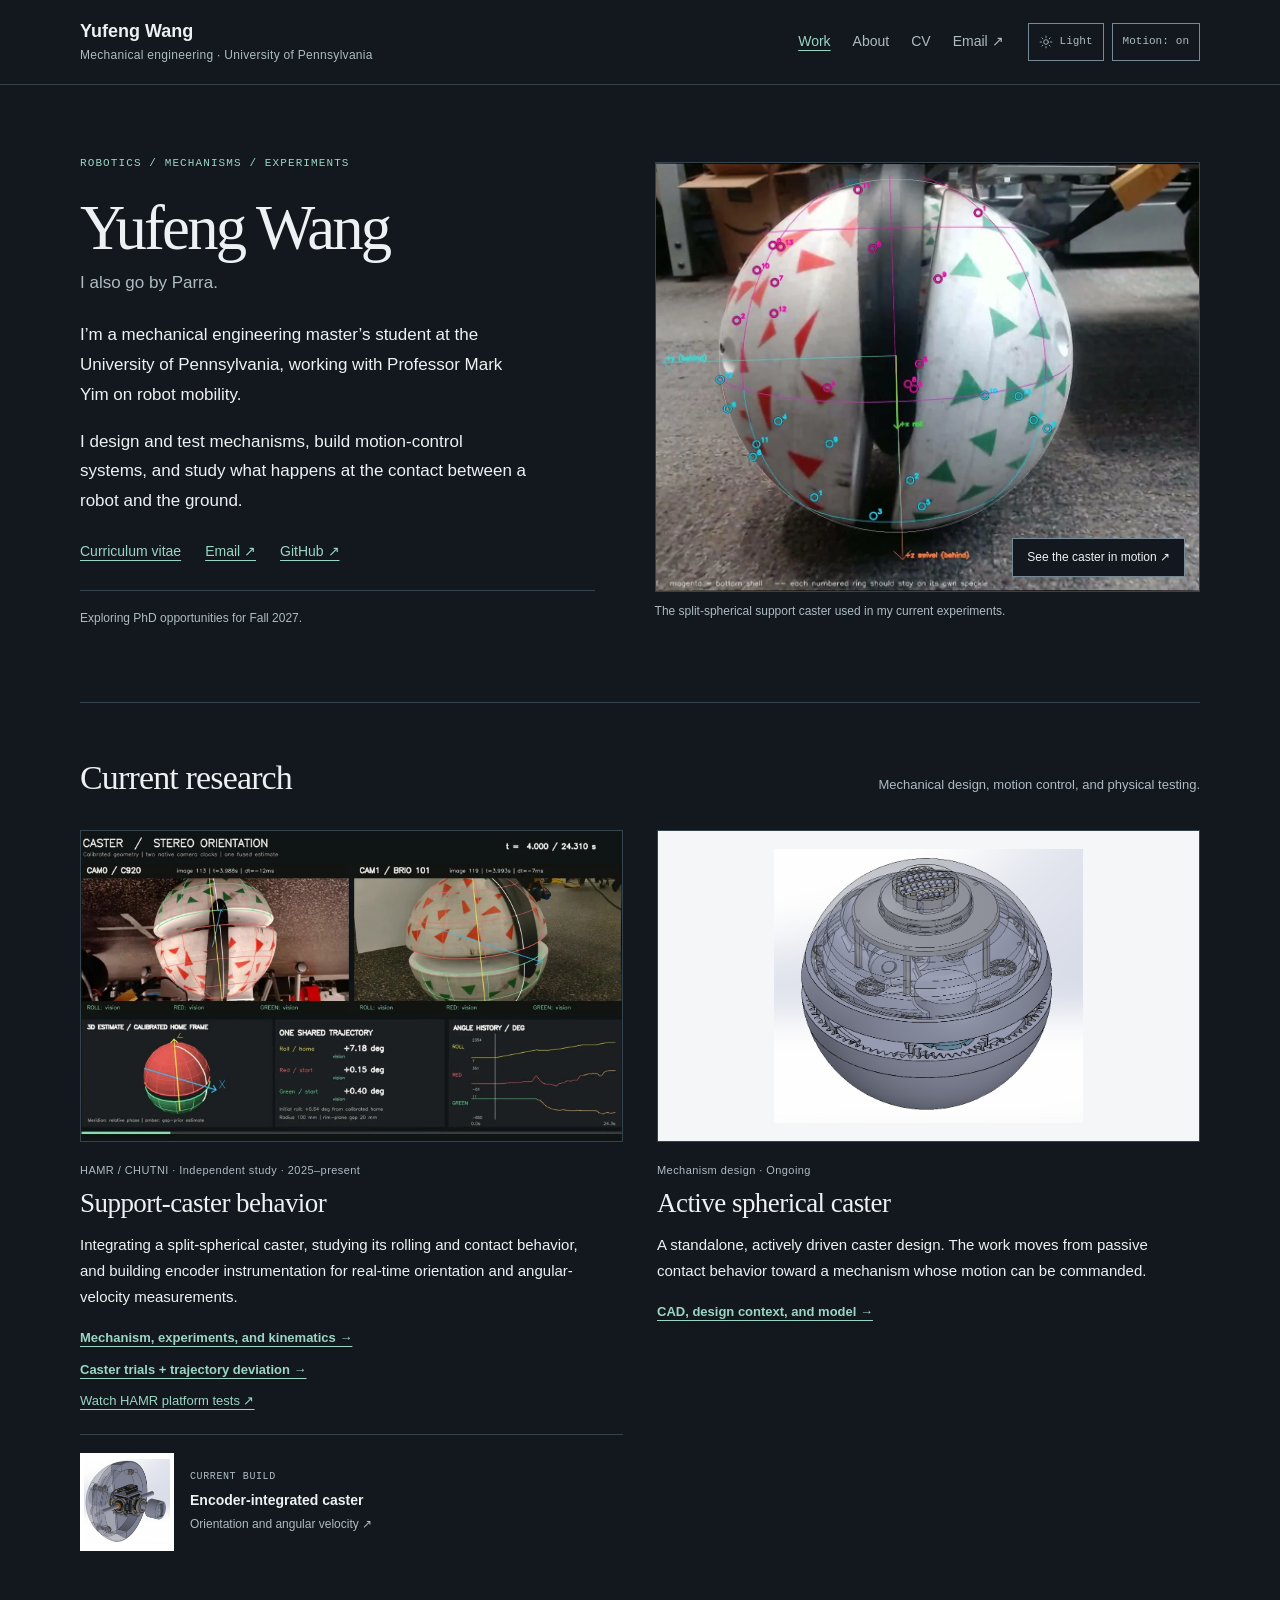
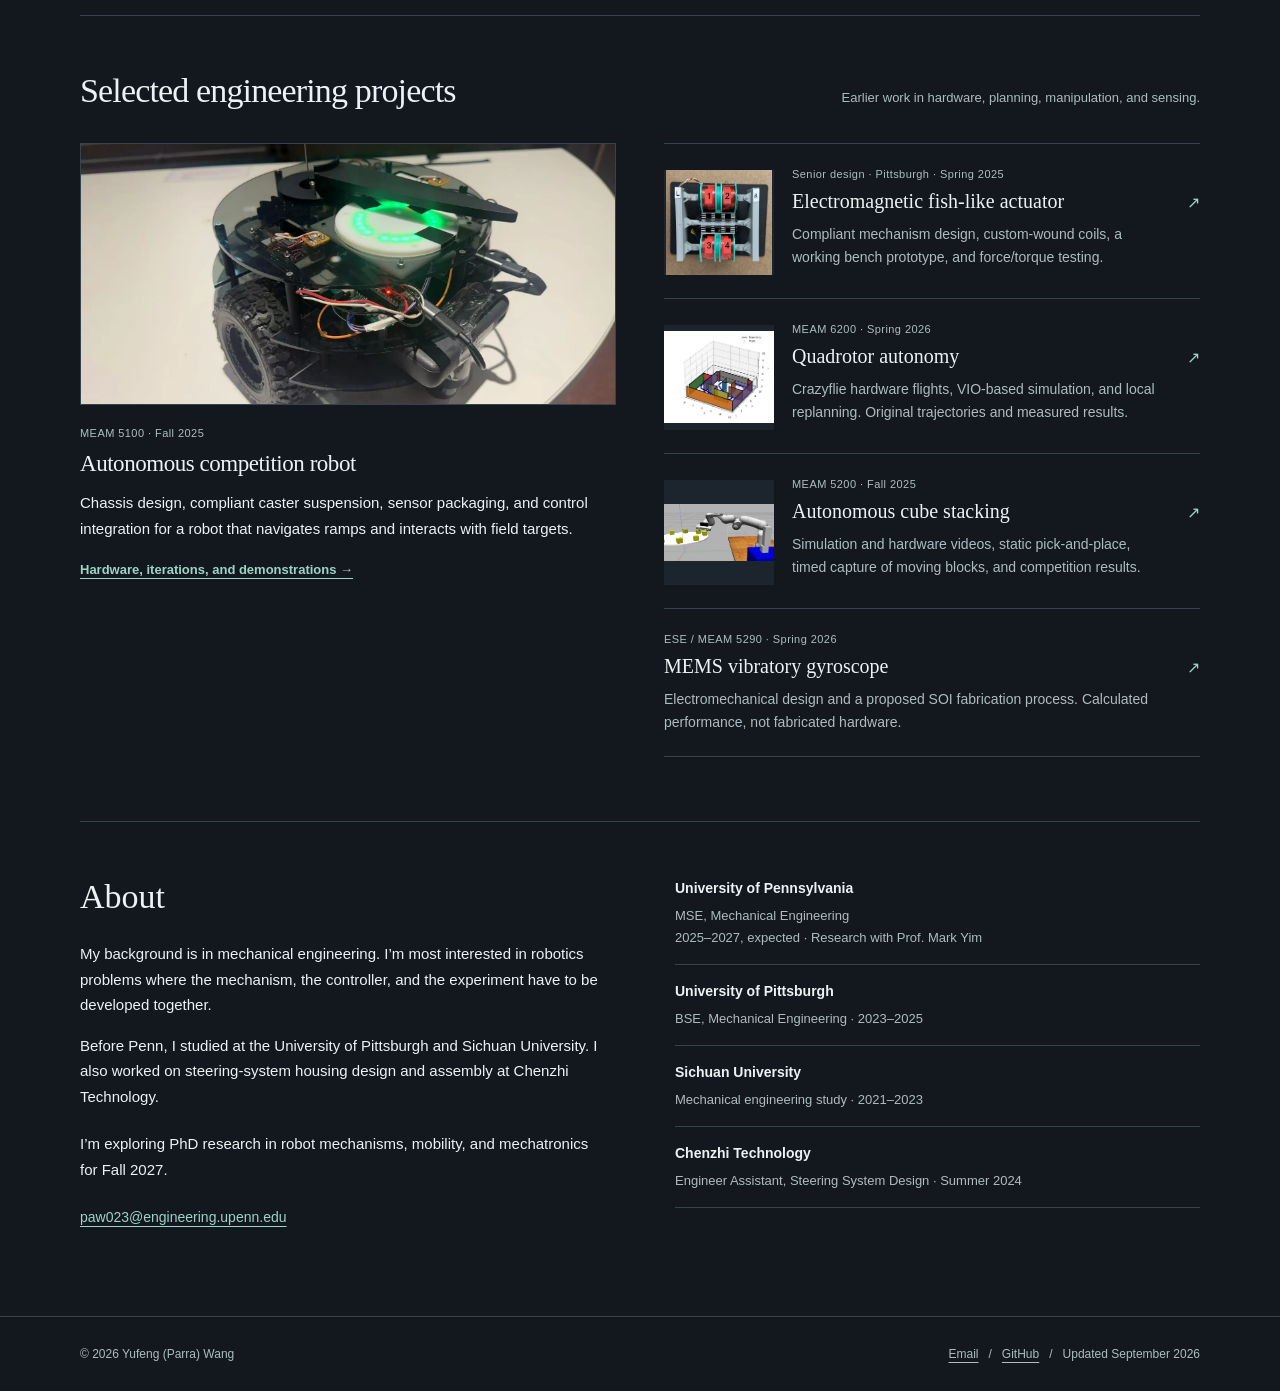
<file: index.html>
<!DOCTYPE html>

<html data-theme="dark" lang="en"><head><meta charset="utf-8"/><meta content="width=device-width, initial-scale=1" name="viewport"/><meta content="Yufeng (Parra) Wang is a Penn mechanical engineering graduate student working on robot mobility, spherical casters, mechanisms, and physical experiments." name="description"/><meta content="#12181e" name="theme-color"/><meta content="dark light" name="color-scheme"/><title>Robotics, mechanisms, and experiments — Yufeng Wang</title><link href="https://parrwnago.github.io/" rel="canonical"/><meta content="website" property="og:type"/><meta content="Yufeng Wang" property="og:site_name"/><meta content="Robotics, mechanisms, and experiments — Yufeng Wang" property="og:title"/><meta content="Yufeng (Parra) Wang is a Penn mechanical engineering graduate student working on robot mobility, spherical casters, mechanisms, and physical experiments." property="og:description"/><meta content="https://parrwnago.github.io/" property="og:url"/><meta content="https://parrwnago.github.io/assets/images/social-preview.jpg" property="og:image"/><meta content="The real split-spherical support caster used in HAMR experiments" property="og:image:alt"/><meta content="summary_large_image" name="twitter:card"/><link href="assets/favicon.svg" rel="icon" type="image/svg+xml"/><script src="theme-init.js"></script><link href="styles.css" rel="stylesheet"/></head><body>
<a class="skip-link" href="#main">Skip to content</a><header class="site-header"><div class="shell header-inner"><a class="brand" href="index.html">Yufeng Wang<span>Mechanical engineering · University of Pennsylvania</span></a><nav aria-label="Main navigation" class="primary-nav"><a aria-current="page" href="index.html#work">Work</a><a href="index.html#about">About</a><a href="cv.html">CV</a><a href="mailto:paw023@engineering.upenn.edu">Email ↗</a></nav><div aria-label="Display preferences" class="display-controls" role="group"><button aria-label="Switch to light theme" class="theme-toggle" data-theme-toggle="" hidden="" title="Switch to light theme" type="button">
<svg aria-hidden="true" fill="none" height="14" stroke="currentColor" stroke-linecap="round" stroke-width="1.5" viewbox="0 0 24 24" width="14">
<g data-theme-icon="light"><circle cx="12" cy="12" r="4"></circle><path d="M12 2v2m0 16v2M2 12h2m16 0h2M5 5l1.5 1.5m11 11L19 19M5 19l1.5-1.5m11-11L19 5"></path></g>
<path d="M20.4 14A9 9 0 0 1 10 3.6 9 9 0 1 0 20.4 14Z" data-theme-icon="dark"></path></svg><span data-theme-label="">Light</span></button><button aria-label="Decorative page motion" aria-pressed="false" class="motion-toggle" data-motion-toggle="" hidden="" type="button">Motion: <span data-motion-label="">off</span></button></div></div></header>
<main id="main"><section class="hero shell"><div class="hero-copy"><p class="kicker">Robotics / mechanisms / experiments</p><h1>Yufeng Wang</h1><p class="given-name">I also go by Parra.</p><p>I’m a mechanical engineering master’s student at the University of Pennsylvania, working with Professor Mark Yim on robot mobility.</p><p>I design and test mechanisms, build motion-control systems, and study what happens at the contact between a robot and the ground.</p><div class="link-row"><a href="cv.html">Curriculum vitae</a><a href="mailto:paw023@engineering.upenn.edu">Email ↗</a><a href="https://github.com/parrwnago" rel="noopener noreferrer" target="_blank">GitHub ↗</a></div><div class="availability">Exploring PhD opportunities for Fall 2027.</div></div><figure class="hero-media"><a href="research/hamr.html#vision"><img alt="White split-spherical caster with red and green surface markers, mounted on the real HAMR robot" class="" decoding="async" fetchpriority="high" height="900" loading="eager" src="assets/images/caster-on-robot.webp" width="1600"/><span class="media-hint">See the caster in motion ↗</span></a><figcaption>The split-spherical support caster used in my current experiments.</figcaption></figure></section>
<section class="section shell" id="work"><div class="section-top"><h2>Current research</h2><p>Mechanical design, motion control, and physical testing.</p></div><div class="research-grid"><article class="work-item"><a class="work-image" href="research/hamr.html"><img alt="Two real camera views of the spherical caster with an orientation-estimation overlay" class="" decoding="async" height="900" loading="lazy" src="assets/images/caster-two-view.webp" width="1600"/></a><div class="work-meta">HAMR / CHUTNI · Independent study · 2025–present</div><h3><a href="research/hamr.html">Support-caster behavior</a></h3><p>Integrating a split-spherical caster, studying its rolling and contact behavior, and building encoder instrumentation for real-time orientation and angular-velocity measurements.</p><a class="text-link" href="research/hamr.html">Mechanism, experiments, and kinematics →</a><a class="text-link trial-jump" href="research/hamr.html#trajectory-tests">Caster trials + trajectory deviation →</a><a class="secondary-project-link" href="research/hamr.html#platform-tests">Watch HAMR platform tests ↗</a><a class="research-update" href="research/hamr.html#encoder">
<img alt="Cutaway of the encoder-integrated passive caster currently being built" decoding="async" height="674" loading="lazy" src="assets/images/encoder-integrated-caster.webp" width="683"/>
<span><span class="update-label">Current build</span><strong>Encoder-integrated caster</strong><span>Orientation and angular velocity ↗</span></span>
</a></article><article class="work-item"><a class="work-image contain" href="research/active-spherical-caster.html"><img alt="Top-oblique CAD view of the active spherical wheel with a transparent upper hemisphere and visible internal components" class="" decoding="async" height="719" loading="lazy" src="assets/images/active-caster-overview-20261012.webp" width="812"/></a><div class="work-meta">Mechanism design · Ongoing</div><h3><a href="research/active-spherical-caster.html">Active spherical caster</a></h3><p>A standalone, actively driven caster design. The work moves from passive contact behavior toward a mechanism whose motion can be commanded.</p><a class="text-link" href="research/active-spherical-caster.html">CAD, design context, and model →</a></article></div></section>
<section class="section shell" id="projects"><div class="section-top"><h2>Selected engineering projects</h2><p>Earlier work in hardware, planning, manipulation, and sensing.</p></div><div class="projects-layout"><article class="work-item competition-preview"><a class="work-image" href="projects/mechatronics.html"><img alt="The completed three-layer MEAM 5100 competition robot on a workbench" class="" decoding="async" height="1200" loading="lazy" src="assets/images/competition-robot.webp" width="1600"/></a><div class="work-meta">MEAM 5100 · Fall 2025</div><h3><a href="projects/mechatronics.html">Autonomous competition robot</a></h3><p>Chassis design, compliant caster suspension, sensor packaging, and control integration for a robot that navigates ramps and interacts with field targets.</p><a class="text-link" href="projects/mechatronics.html">Hardware, iterations, and demonstrations →</a></article><div class="project-index"><a class="project-row project-row-with-image" href="projects/senior-design.html"><img alt="Senior-design electromagnetic actuator prototype" class="" decoding="async" height="551" loading="lazy" src="assets/images/senior-actuator-prototype.webp" width="558"/><div class="project-row-copy"><div class="work-meta">Senior design · Pittsburgh · Spring 2025</div><h3>Electromagnetic fish-like actuator</h3><p>Compliant mechanism design, custom-wound coils, a working bench prototype, and force/torque testing.</p></div><span aria-hidden="true" class="arrow">↗</span></a><a class="project-row project-row-with-image" href="projects/quadrotor.html"><img alt="Original maze-flight result from the quadrotor simulation report" decoding="async" height="820" loading="lazy" src="assets/images/quadrotor-vio-maze.webp" width="980"/><div class="project-row-copy"><div class="work-meta">MEAM 6200 · Spring 2026</div><h3>Quadrotor autonomy</h3><p>Crazyflie hardware flights, VIO-based simulation, and local replanning. Original trajectories and measured results.</p></div><span aria-hidden="true" class="arrow">↗</span></a><a class="project-row project-row-with-image" href="projects/manipulation.html"><img alt="Panda arm in the cube-stacking simulation" class="" decoding="async" height="661" loading="lazy" src="assets/images/manipulation-dynamic-simulation.webp" width="1285"/><div class="project-row-copy"><div class="work-meta">MEAM 5200 · Fall 2025</div><h3>Autonomous cube stacking</h3><p>Simulation and hardware videos, static pick-and-place, timed capture of moving blocks, and competition results.</p></div><span aria-hidden="true" class="arrow">↗</span></a><a class="project-row" href="projects/mems.html"><div class="work-meta">ESE / MEAM 5290 · Spring 2026</div><h3>MEMS vibratory gyroscope</h3><p>Electromechanical design and a proposed SOI fabrication process. Calculated performance, not fabricated hardware.</p><span aria-hidden="true" class="arrow">↗</span></a></div></div></section>
<section class="section shell" id="about"><div class="about-grid"><div><h2>About</h2><p>My background is in mechanical engineering. I’m most interested in robotics problems where the mechanism, the controller, and the experiment have to be developed together.</p><p>Before Penn, I studied at the University of Pittsburgh and Sichuan University. I also worked on steering-system housing design and assembly at Chenzhi Technology.</p><p class="about-contact">I’m exploring PhD research in robot mechanisms, mobility, and mechatronics for Fall 2027.</p><div class="link-row"><a href="mailto:paw023@engineering.upenn.edu">paw023@engineering.upenn.edu</a></div></div><dl class="timeline"><div><dt>University of Pennsylvania</dt><dd>MSE, Mechanical Engineering<br/>2025–2027, expected · Research with Prof. Mark Yim</dd></div><div><dt>University of Pittsburgh</dt><dd>BSE, Mechanical Engineering · 2023–2025</dd></div><div><dt>Sichuan University</dt><dd>Mechanical engineering study · 2021–2023</dd></div><div><dt>Chenzhi Technology</dt><dd>Engineer Assistant, Steering System Design · Summer 2024</dd></div></dl></div></section></main><footer class="site-footer"><div class="shell footer-inner"><span>© 2026 Yufeng (Parra) Wang</span><span><a href="mailto:paw023@engineering.upenn.edu">Email</a>   /   <a href="https://github.com/parrwnago" rel="noopener noreferrer" target="_blank">GitHub</a>   /   Updated September 2026</span></div></footer><dialog aria-labelledby="image-viewer-title" class="lightbox" id="image-viewer"><div class="lightbox-toolbar"><span id="image-viewer-title">Project image</span><button aria-label="Close enlarged image" class="lightbox-close" type="button">Close ×</button></div><img alt="Enlarged project image"/><p class="lightbox-caption"></p></dialog><script defer="" src="script.js"></script></body></html>
</file>
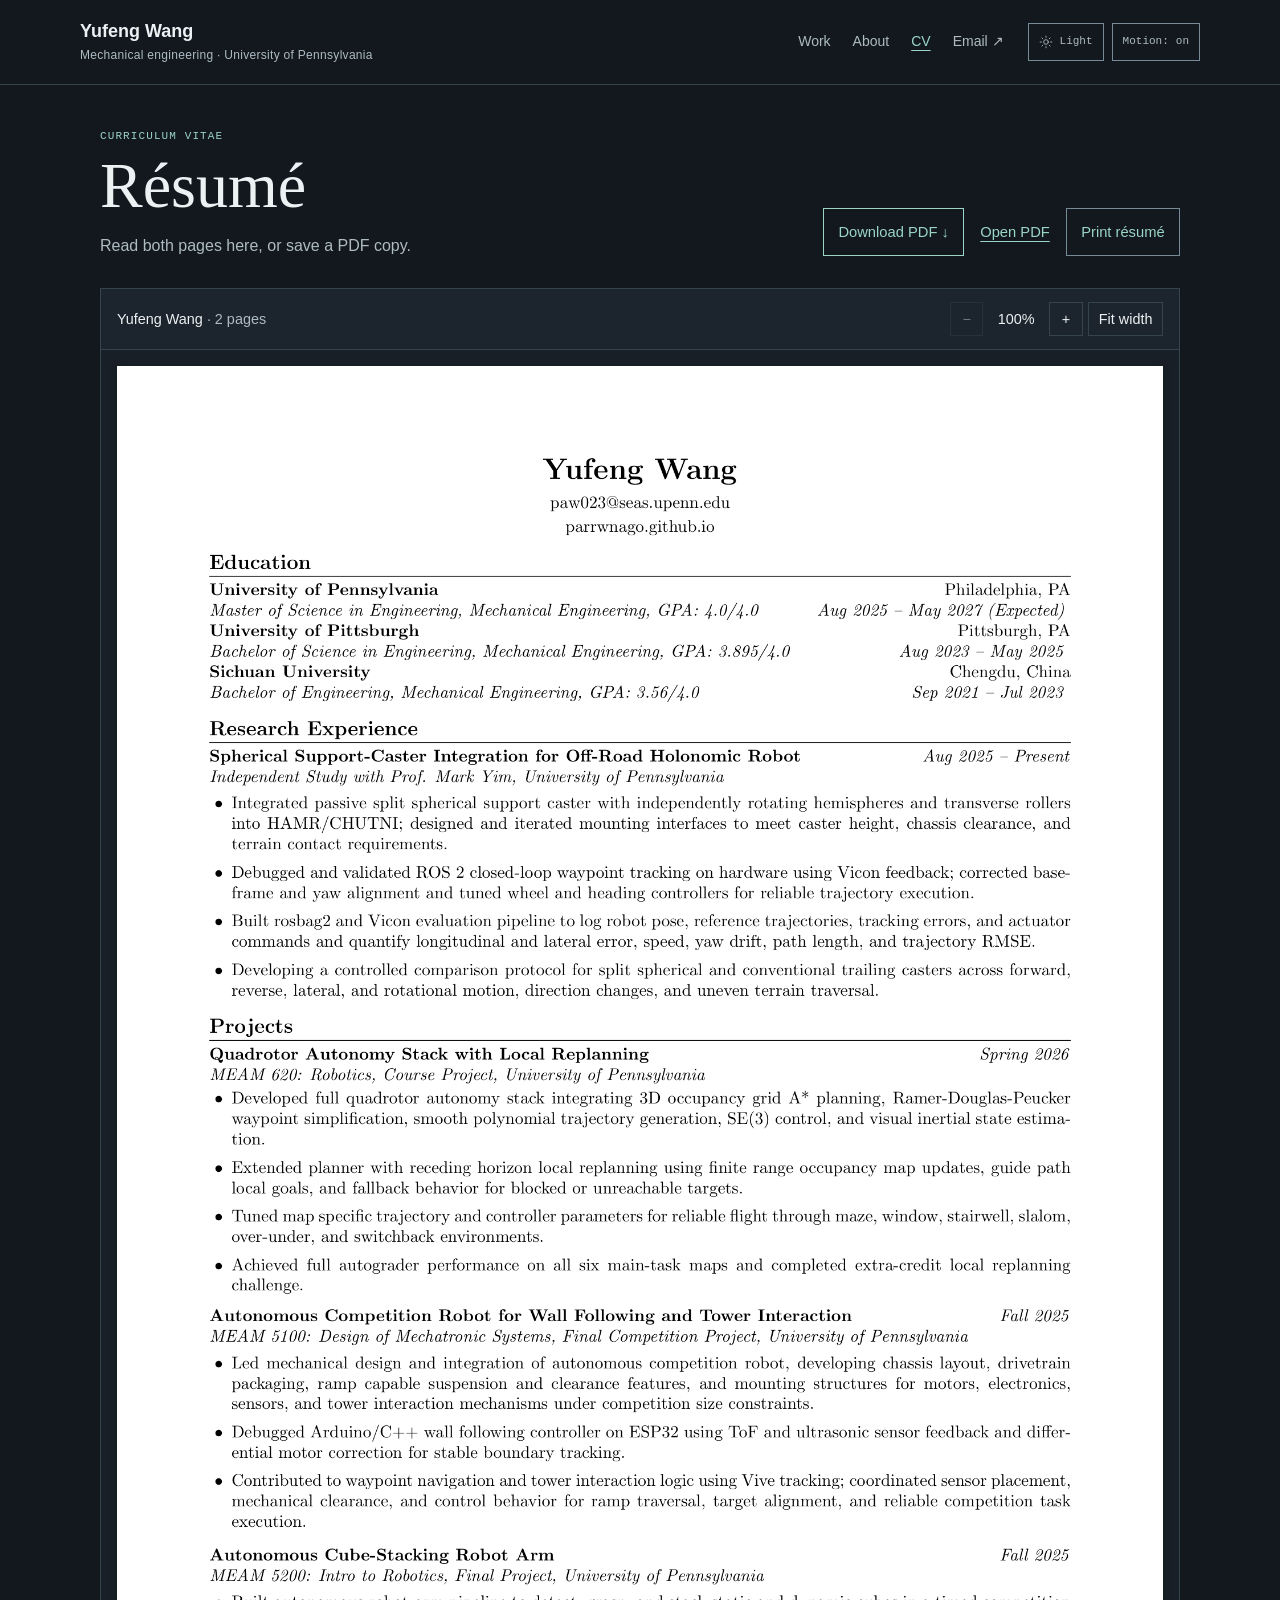
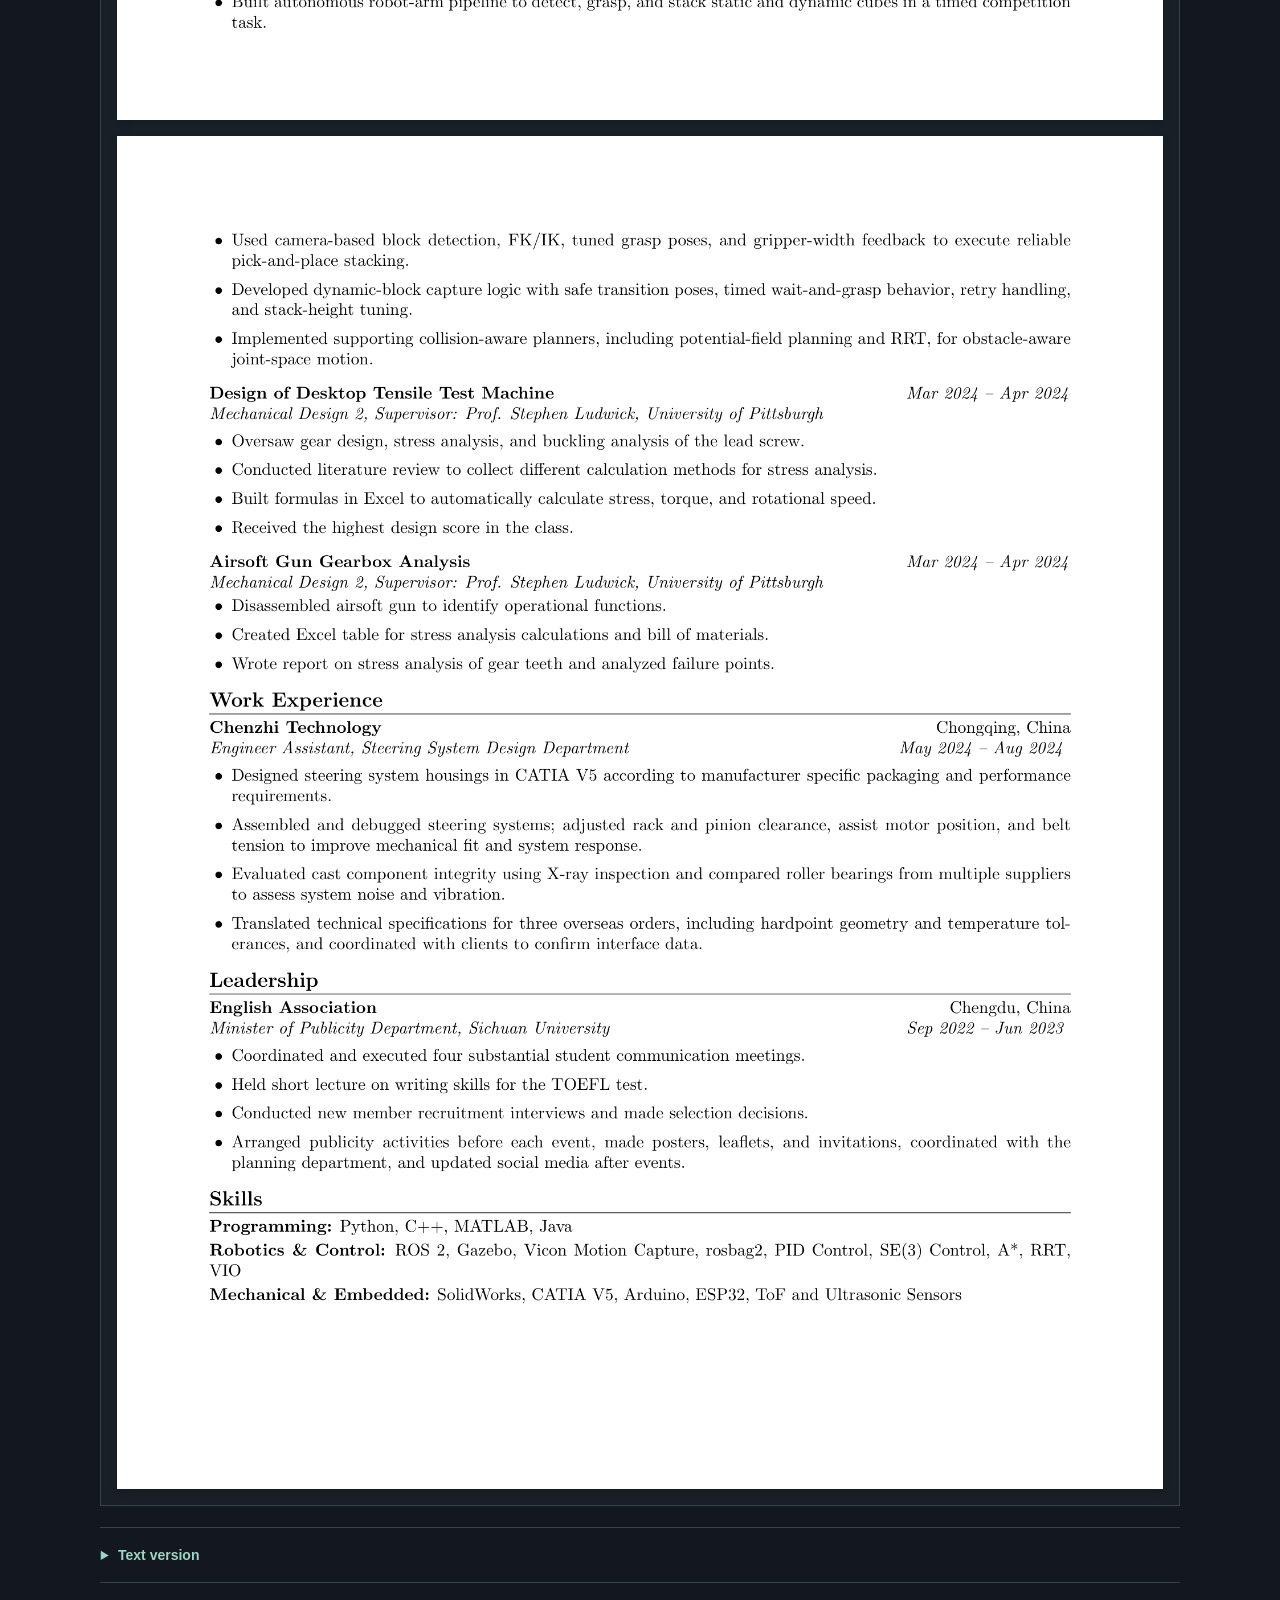
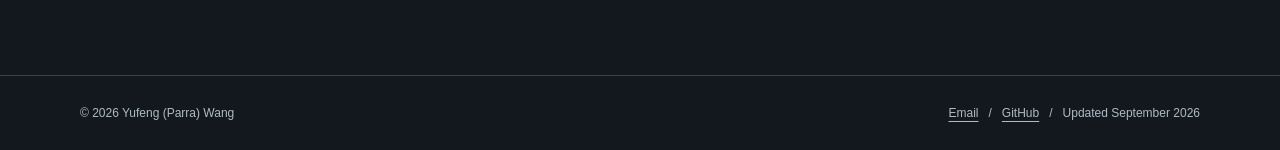
<file: cv.html>
<!DOCTYPE html>

<html data-theme="dark" lang="en"><head><meta charset="utf-8"/><meta content="width=device-width, initial-scale=1" name="viewport"/><meta content="Read and download Yufeng Wang’s two-page résumé: education, robotics research, engineering projects, and experience." name="description"/><meta content="#12181e" name="theme-color"/><meta content="dark light" name="color-scheme"/><title>Résumé — Yufeng Wang</title><link href="https://parrwnago.github.io/cv.html" rel="canonical"/><meta content="website" property="og:type"/><meta content="Yufeng Wang" property="og:site_name"/><meta content="Résumé — Yufeng Wang" property="og:title"/><meta content="Read and download Yufeng Wang’s two-page résumé: education, robotics research, engineering projects, and experience." property="og:description"/><meta content="https://parrwnago.github.io/cv.html" property="og:url"/><meta content="https://parrwnago.github.io/assets/images/social-preview.jpg" property="og:image"/><meta content="The real split-spherical support caster used in HAMR experiments" property="og:image:alt"/><meta content="summary_large_image" name="twitter:card"/><link href="assets/favicon.svg" rel="icon" type="image/svg+xml"/><script src="theme-init.js"></script><link href="styles.css" rel="stylesheet"/><link href="cv.css" rel="stylesheet"/></head><body class="resume-page">
<a class="skip-link" href="#main">Skip to content</a><header class="site-header"><div class="shell header-inner"><a class="brand" href="index.html">Yufeng Wang<span>Mechanical engineering · University of Pennsylvania</span></a><nav aria-label="Main navigation" class="primary-nav"><a href="index.html#work">Work</a><a href="index.html#about">About</a><a aria-current="page" href="cv.html">CV</a><a href="mailto:paw023@engineering.upenn.edu">Email ↗</a></nav><div aria-label="Display preferences" class="display-controls" role="group"><button aria-label="Switch to light theme" class="theme-toggle" data-theme-toggle="" hidden="" title="Switch to light theme" type="button">
<svg aria-hidden="true" fill="none" height="14" stroke="currentColor" stroke-linecap="round" stroke-width="1.5" viewbox="0 0 24 24" width="14">
<g data-theme-icon="light"><circle cx="12" cy="12" r="4"></circle><path d="M12 2v2m0 16v2M2 12h2m16 0h2M5 5l1.5 1.5m11 11L19 19M5 19l1.5-1.5m11-11L19 5"></path></g>
<path d="M20.4 14A9 9 0 0 1 10 3.6 9 9 0 1 0 20.4 14Z" data-theme-icon="dark"></path></svg><span data-theme-label="">Light</span></button><button aria-label="Decorative page motion" aria-pressed="false" class="motion-toggle" data-motion-toggle="" hidden="" type="button">Motion: <span data-motion-label="">off</span></button></div></div></header>
<main class="shell" id="main"><header class="resume-heading">
<div><p class="kicker">Curriculum vitae</p><h1>Résumé</h1><p>Read both pages here, or save a PDF copy.</p></div>
<div class="resume-actions"><a class="resume-primary" download="Yufeng-Wang-Resume.pdf" href="assets/docs/Yufeng-Wang-Resume.pdf?v=resume-website">Download PDF <span aria-hidden="true">↓</span></a><a href="assets/docs/Yufeng-Wang-Resume.pdf?v=resume-website">Open PDF</a><button class="print-button" data-print="" type="button">Print résumé</button></div>
</header>
<section aria-label="Two-page résumé" class="resume-document">
<div class="resume-toolbar"><span>Yufeng Wang <span class="resume-page-count">· 2 pages</span></span><div aria-label="Résumé zoom" class="resume-zoom" hidden="" role="group"><button aria-label="Zoom out" data-resume-zoom="out" title="Zoom out" type="button">−</button><output aria-live="polite" id="resume-zoom-level">100%</output><button aria-label="Zoom in" data-resume-zoom="in" title="Zoom in" type="button">+</button><button data-resume-zoom="fit" type="button">Fit width</button></div></div>
<div aria-label="Résumé pages. Scroll vertically to read, and horizontally when zoomed." class="resume-viewport" tabindex="0"><div class="resume-sheets"><figure class="resume-sheet" id="resume-page-1">
<img alt="Résumé page 1 of 2. Education, research experience, and engineering projects." decoding="async" fetchpriority="high" height="2376" loading="eager" src="assets/images/resume-page-1.webp" width="1836"/>
<figcaption class="sr-only">Page 1 of 2. The full text is available below, and in the downloadable PDF.</figcaption></figure><figure class="resume-sheet" id="resume-page-2">
<img alt="Résumé page 2 of 2. Engineering projects continued, work experience, leadership, and skills." decoding="async" height="2376" loading="lazy" src="assets/images/resume-page-2.webp" width="1836"/>
<figcaption class="sr-only">Page 2 of 2. The full text is available below, and in the downloadable PDF.</figcaption></figure></div></div>
</section>
<details class="resume-text-version"><summary>Text version</summary><div class="resume-transcript"><section aria-label="Résumé page 1 text"><h2>Page 1</h2><pre>                    Yufeng Wang

                                        paw023@seas.upenn.edu
                                             parrwnago.github.io

Education

University of Pennsylvania                                                                   Philadelphia, PA
Master of Science in Engineering, Mechanical Engineering, GPA: 4.0/4.0      Aug 2025 – May 2027 (Expected)
University of Pittsburgh                                                                      Pittsburgh, PA
Bachelor of Science in Engineering, Mechanical Engineering, GPA: 3.895/4.0           Aug 2023 – May 2025
Sichuan University                                                                 Chengdu, China
Bachelor of Engineering, Mechanical Engineering, GPA: 3.56/4.0                        Sep 2021 – Jul 2023

Research Experience

Spherical Support-Caster Integration for Off-Road Holonomic Robot            Aug 2025 – Present
Independent Study with Prof. Mark Yim, University of Pennsylvania

 • Integrated passive split spherical support caster with independently rotating hemispheres and transverse rollers
   into HAMR/CHUTNI; designed and iterated mounting interfaces to meet caster height, chassis clearance, and
   terrain contact requirements.

 • Debugged and validated ROS 2 closed-loop waypoint tracking on hardware using Vicon feedback; corrected base-
   frame and yaw alignment and tuned wheel and heading controllers for reliable trajectory execution.

 • Built rosbag2 and Vicon evaluation pipeline to log robot pose, reference trajectories, tracking errors, and actuator
  commands and quantify longitudinal and lateral error, speed, yaw drift, path length, and trajectory RMSE.

 • Developing a controlled comparison protocol for split spherical and conventional trailing casters across forward,
   reverse, lateral, and rotational motion, direction changes, and uneven terrain traversal.

Projects

Quadrotor Autonomy Stack with Local Replanning                                         Spring 2026
MEAM 620: Robotics, Course Project, University of Pennsylvania
 • Developed full quadrotor autonomy stack integrating 3D occupancy grid A* planning, Ramer-Douglas-Peucker
   waypoint simplification, smooth polynomial trajectory generation, SE(3) control, and visual inertial state estima-
   tion.

 • Extended planner with receding horizon local replanning using finite range occupancy map updates, guide path
   local goals, and fallback behavior for blocked or unreachable targets.

 • Tuned map specific trajectory and controller parameters for reliable flight through maze, window, stairwell, slalom,
   over-under, and switchback environments.

 • Achieved full autograder performance on all six main-task maps and completed extra-credit local replanning
   challenge.

Autonomous Competition Robot for Wall Following and Tower Interaction                     Fall 2025
MEAM 5100: Design of Mechatronic Systems, Final Competition Project, University of Pennsylvania

 • Led mechanical design and integration of autonomous competition robot, developing chassis layout, drivetrain
   packaging, ramp capable suspension and clearance features, and mounting structures for motors, electronics,
   sensors, and tower interaction mechanisms under competition size constraints.

 • Debugged Arduino/C++ wall following controller on ESP32 using ToF and ultrasonic sensor feedback and differ-
   ential motor correction for stable boundary tracking.

 • Contributed to waypoint navigation and tower interaction logic using Vive tracking; coordinated sensor placement,
   mechanical clearance, and control behavior for ramp traversal, target alignment, and reliable competition task
   execution.

Autonomous Cube-Stacking Robot Arm                                                               Fall 2025
MEAM 5200: Intro to Robotics, Final Project, University of Pennsylvania

 • Built autonomous robot-arm pipeline to detect, grasp, and stack static and dynamic cubes in a timed competition
   task.</pre></section><section aria-label="Résumé page 2 text"><h2>Page 2</h2><pre> • Used camera-based block detection, FK/IK, tuned grasp poses, and gripper-width feedback to execute reliable
   pick-and-place stacking.

 • Developed dynamic-block capture logic with safe transition poses, timed wait-and-grasp behavior, retry handling,
  and stack-height tuning.

 • Implemented supporting collision-aware planners, including potential-field planning and RRT, for obstacle-aware
   joint-space motion.

Design of Desktop Tensile Test Machine                                  Mar 2024 – Apr 2024
Mechanical Design 2, Supervisor: Prof. Stephen Ludwick, University of Pittsburgh

 • Oversaw gear design, stress analysis, and buckling analysis of the lead screw.

 • Conducted literature review to collect different calculation methods for stress analysis.

 • Built formulas in Excel to automatically calculate stress, torque, and rotational speed.

 • Received the highest design score in the class.

Airsoft Gun Gearbox Analysis                                          Mar 2024 – Apr 2024
Mechanical Design 2, Supervisor: Prof. Stephen Ludwick, University of Pittsburgh
 • Disassembled airsoft gun to identify operational functions.

 • Created Excel table for stress analysis calculations and bill of materials.

 • Wrote report on stress analysis of gear teeth and analyzed failure points.

Work Experience

Chenzhi Technology                                                                 Chongqing, China
Engineer Assistant, Steering System Design Department                         May 2024 – Aug 2024

 • Designed steering system housings in CATIA V5 according to manufacturer specific packaging and performance
   requirements.

 • Assembled and debugged steering systems; adjusted rack and pinion clearance, assist motor position, and belt
   tension to improve mechanical fit and system response.

 • Evaluated cast component integrity using X-ray inspection and compared roller bearings from multiple suppliers
   to assess system noise and vibration.

 • Translated technical specifications for three overseas orders, including hardpoint geometry and temperature tol-
   erances, and coordinated with clients to confirm interface data.

Leadership

English Association                                                                 Chengdu, China
Minister of Publicity Department, Sichuan University                                  Sep 2022 – Jun 2023

 • Coordinated and executed four substantial student communication meetings.

 • Held short lecture on writing skills for the TOEFL test.

 • Conducted new member recruitment interviews and made selection decisions.

 • Arranged publicity activities before each event, made posters, leaflets, and invitations, coordinated with the
   planning department, and updated social media after events.

Skills

Programming: Python, C++, MATLAB, Java
Robotics &amp; Control: ROS 2, Gazebo, Vicon Motion Capture, rosbag2, PID Control, SE(3) Control, A*, RRT,
VIO
Mechanical &amp; Embedded: SolidWorks, CATIA V5, Arduino, ESP32, ToF and Ultrasonic Sensors</pre></section></div></details></main><footer class="site-footer"><div class="shell footer-inner"><span>© 2026 Yufeng (Parra) Wang</span><span><a href="mailto:paw023@engineering.upenn.edu">Email</a>   /   <a href="https://github.com/parrwnago" rel="noopener noreferrer" target="_blank">GitHub</a>   /   Updated September 2026</span></div></footer><script defer="" src="script.js"></script><script defer="" src="cv.js"></script></body></html>
</file>
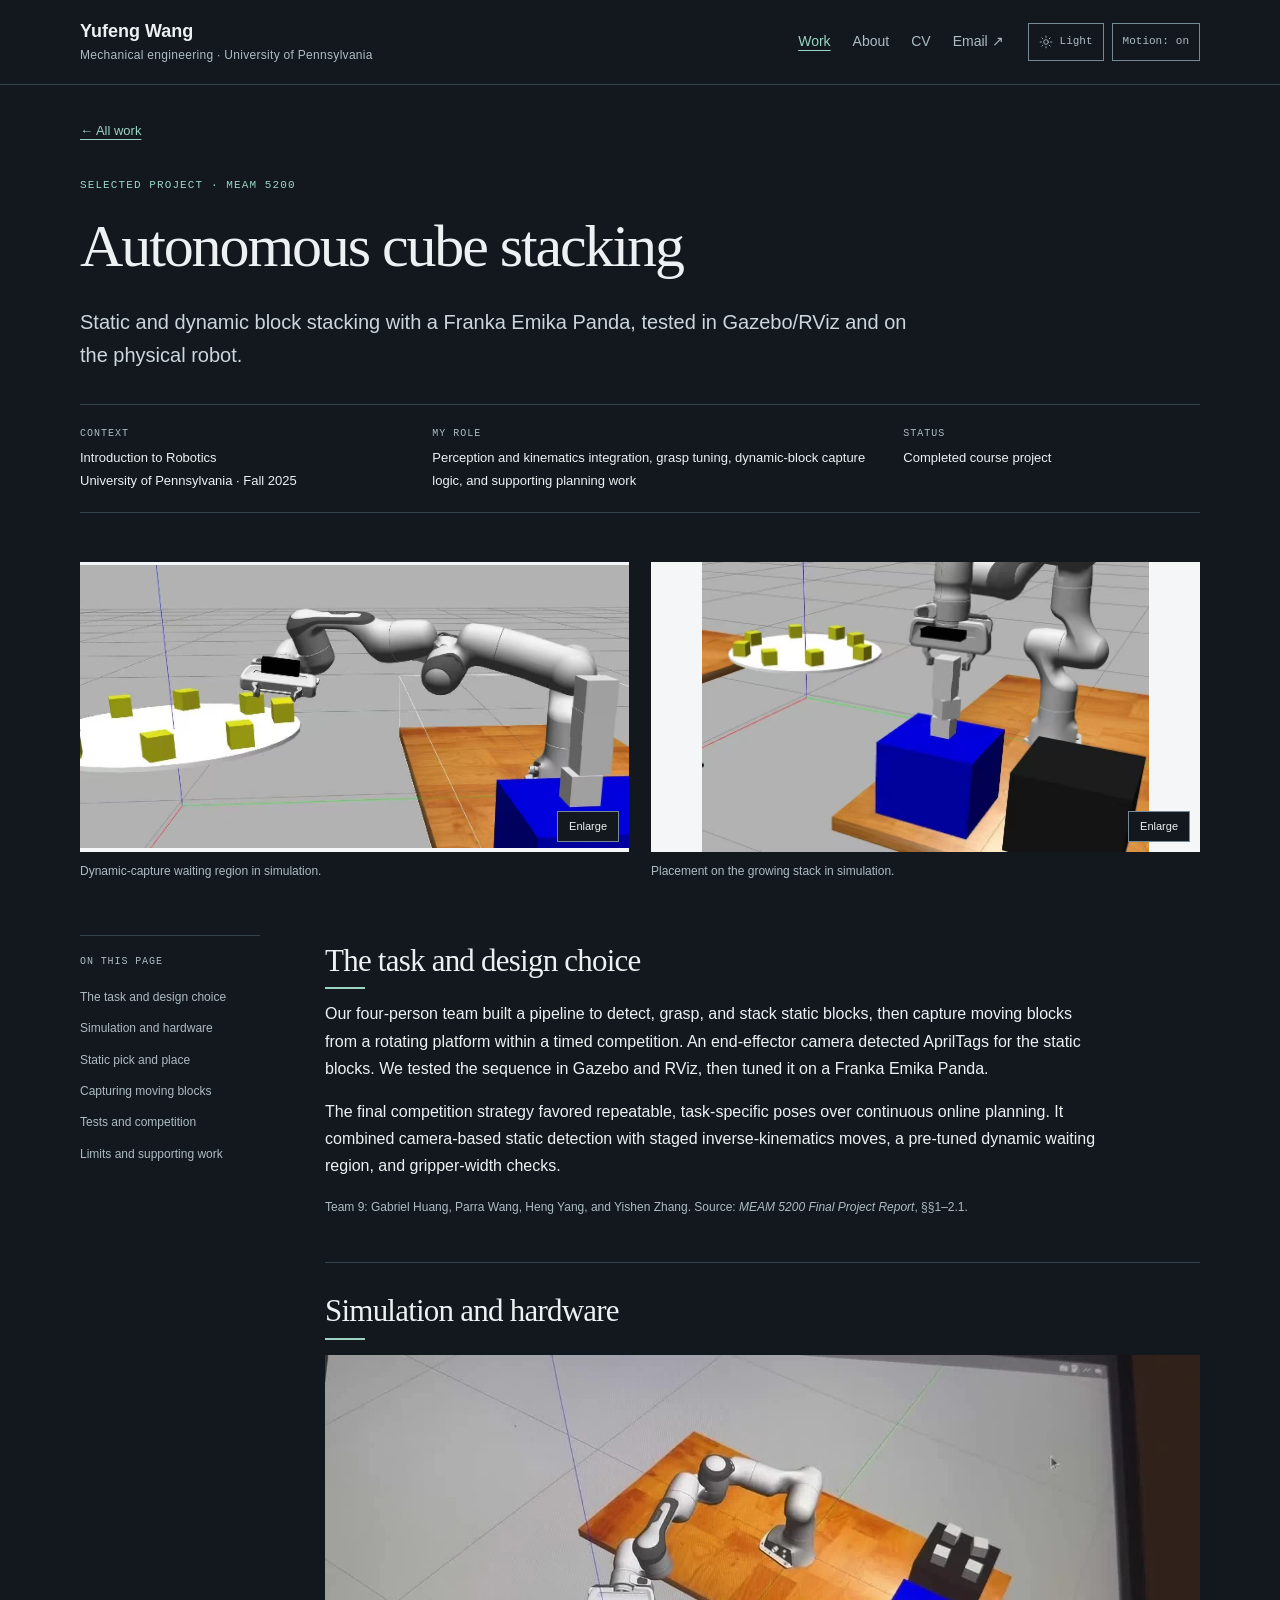
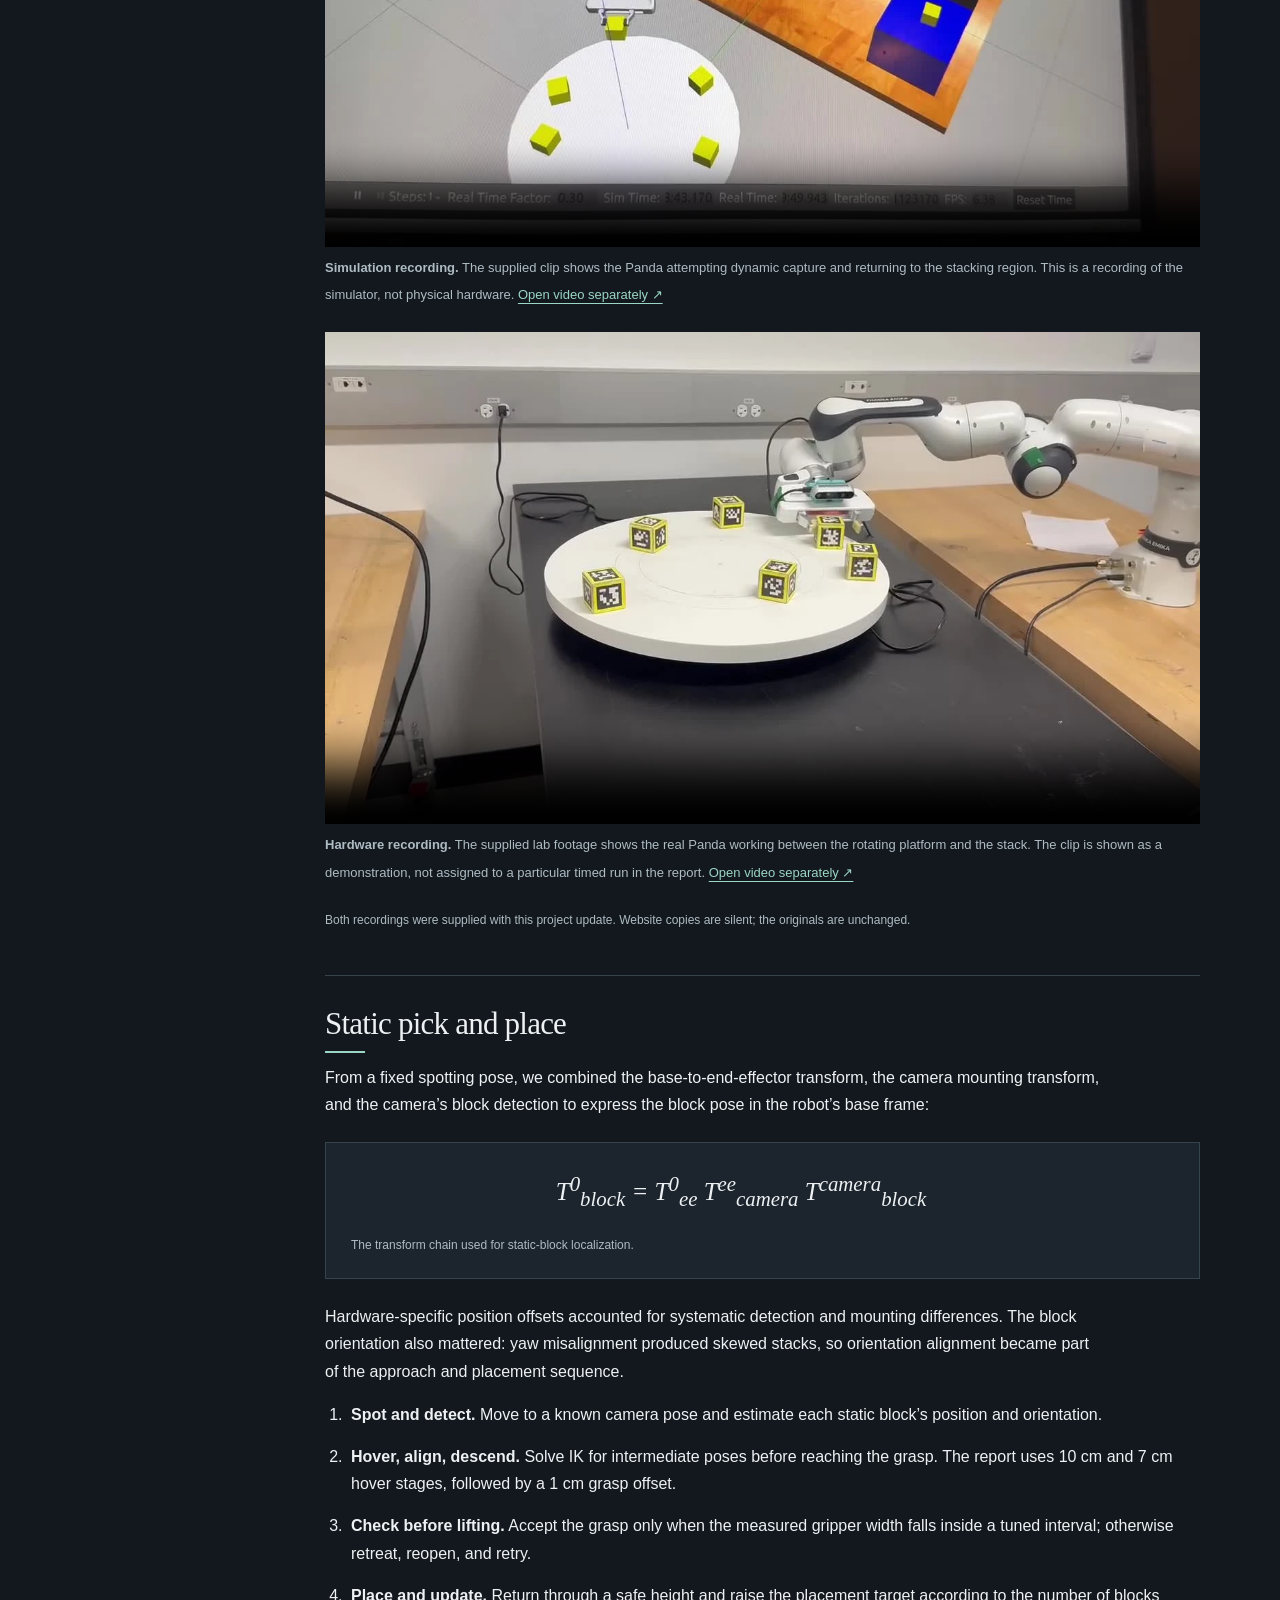
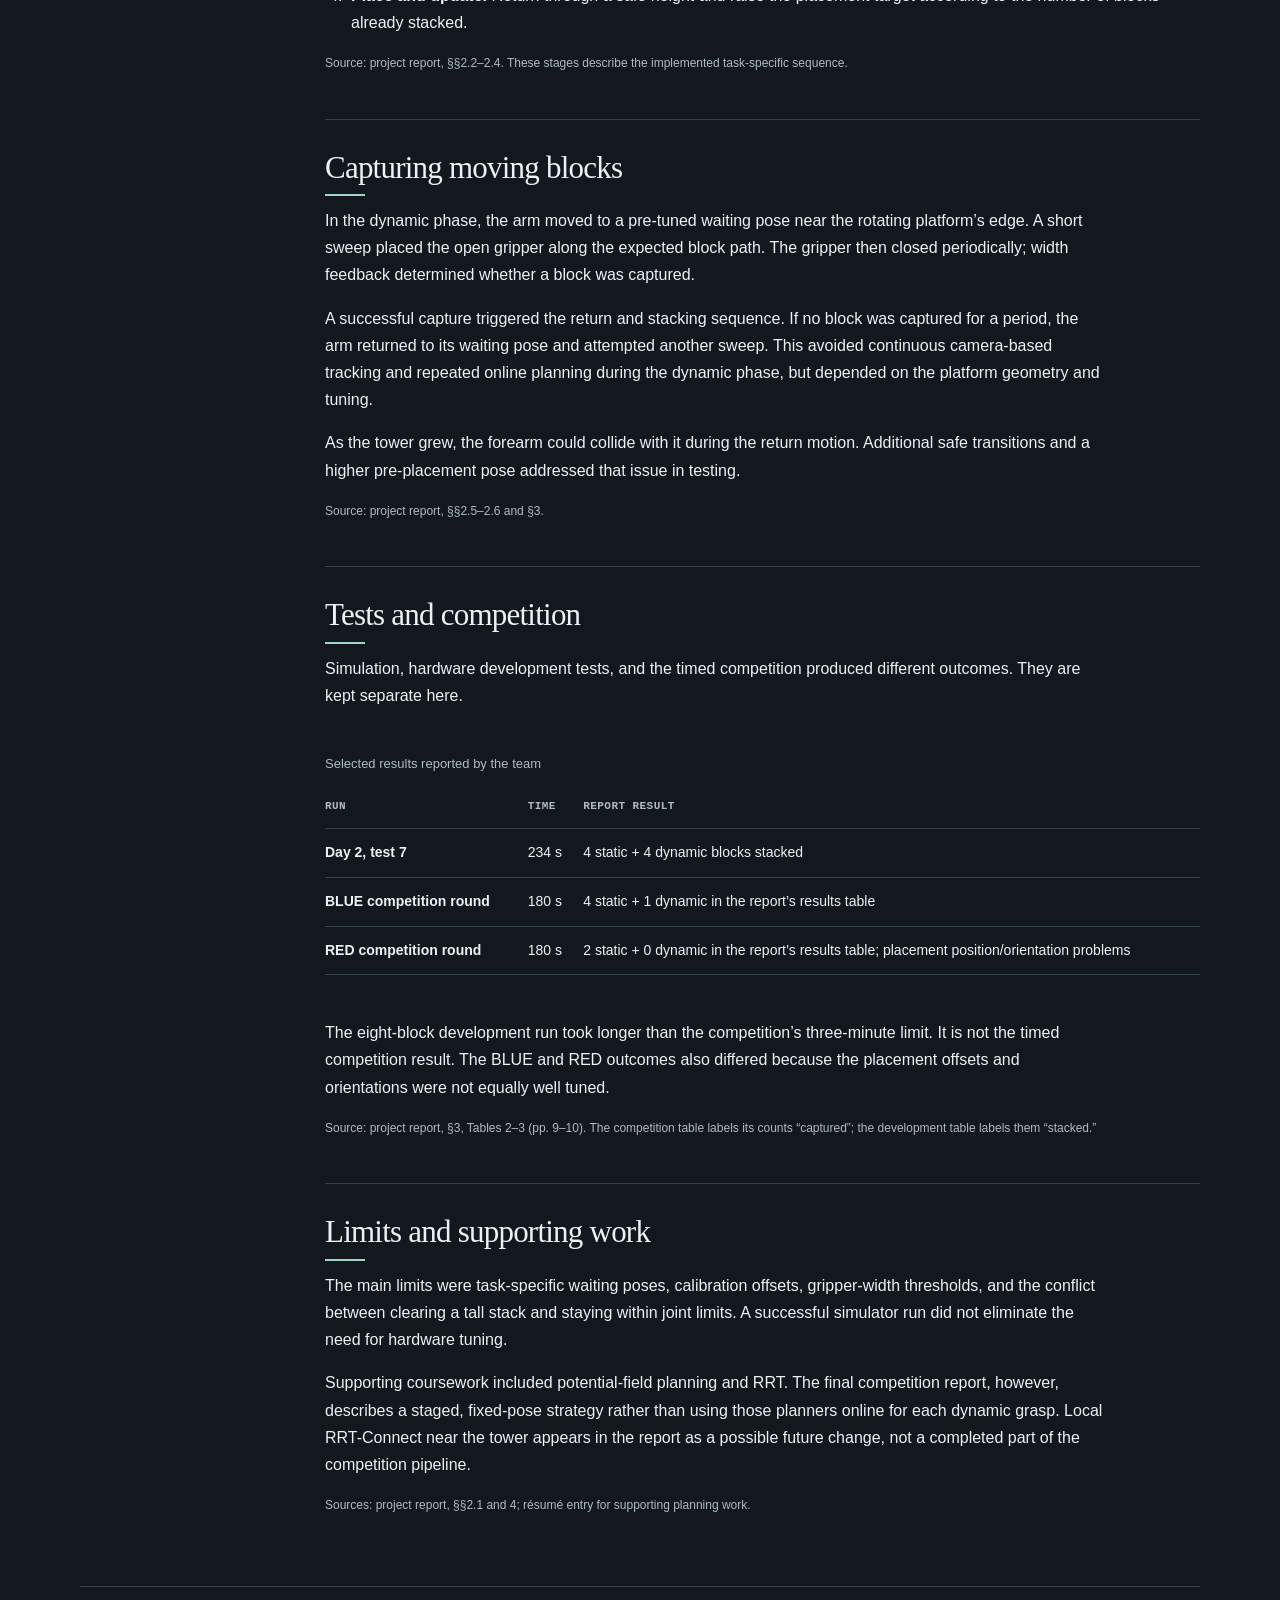
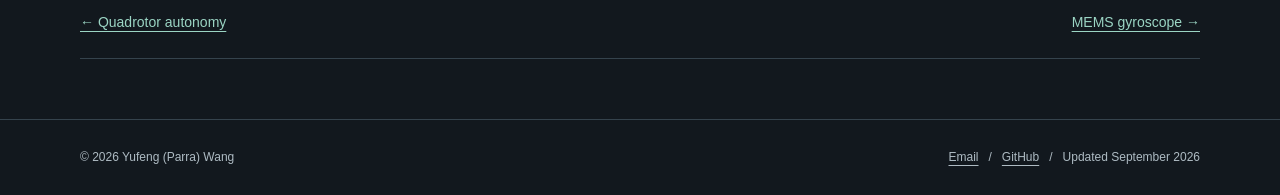
<file: projects/manipulation.html>
<!DOCTYPE html>

<html data-theme="dark" lang="en"><head><meta charset="utf-8"/><meta content="width=device-width, initial-scale=1" name="viewport"/><meta content="MEAM 5200: Panda manipulation in simulation and hardware, with camera-to-base transforms, staged inverse kinematics, timed dynamic capture, and measured competition results." name="description"/><meta content="#12181e" name="theme-color"/><meta content="dark light" name="color-scheme"/><title>Autonomous cube stacking — Yufeng Wang</title><link href="https://parrwnago.github.io/projects/manipulation.html" rel="canonical"/><meta content="website" property="og:type"/><meta content="Yufeng Wang" property="og:site_name"/><meta content="Autonomous cube stacking — Yufeng Wang" property="og:title"/><meta content="MEAM 5200: Panda manipulation in simulation and hardware, with camera-to-base transforms, staged inverse kinematics, timed dynamic capture, and measured competition results." property="og:description"/><meta content="https://parrwnago.github.io/projects/manipulation.html" property="og:url"/><meta content="https://parrwnago.github.io/assets/images/social-preview.jpg" property="og:image"/><meta content="The real split-spherical support caster used in HAMR experiments" property="og:image:alt"/><meta content="summary_large_image" name="twitter:card"/><link href="../assets/favicon.svg" rel="icon" type="image/svg+xml"/><script src="../theme-init.js"></script><link href="../styles.css" rel="stylesheet"/></head><body>
<a class="skip-link" href="#main">Skip to content</a><header class="site-header"><div class="shell header-inner"><a class="brand" href="../index.html">Yufeng Wang<span>Mechanical engineering · University of Pennsylvania</span></a><nav aria-label="Main navigation" class="primary-nav"><a aria-current="page" href="../index.html#work">Work</a><a href="../index.html#about">About</a><a href="../cv.html">CV</a><a href="mailto:paw023@engineering.upenn.edu">Email ↗</a></nav><div aria-label="Display preferences" class="display-controls" role="group"><button aria-label="Switch to light theme" class="theme-toggle" data-theme-toggle="" hidden="" title="Switch to light theme" type="button">
<svg aria-hidden="true" fill="none" height="14" stroke="currentColor" stroke-linecap="round" stroke-width="1.5" viewbox="0 0 24 24" width="14">
<g data-theme-icon="light"><circle cx="12" cy="12" r="4"></circle><path d="M12 2v2m0 16v2M2 12h2m16 0h2M5 5l1.5 1.5m11 11L19 19M5 19l1.5-1.5m11-11L19 5"></path></g>
<path d="M20.4 14A9 9 0 0 1 10 3.6 9 9 0 1 0 20.4 14Z" data-theme-icon="dark"></path></svg><span data-theme-label="">Light</span></button><button aria-label="Decorative page motion" aria-pressed="false" class="motion-toggle" data-motion-toggle="" hidden="" type="button">Motion: <span data-motion-label="">off</span></button></div></div></header>
<main class="shell" id="main"><p class="breadcrumb"><a href="../index.html#work">← All work</a></p><header class="case-head"><p class="kicker">Selected project · MEAM 5200</p><h1>Autonomous cube stacking</h1><p class="case-intro">Static and dynamic block stacking with a Franka Emika Panda, tested in Gazebo/RViz and on the physical robot.</p><dl class="project-facts"><div><dt>Context</dt><dd>Introduction to Robotics<br/>University of Pennsylvania · Fall 2025</dd></div><div><dt>My role</dt><dd>Perception and kinematics integration, grasp tuning, dynamic-block capture logic, and supporting planning work</dd></div><div><dt>Status</dt><dd>Completed course project</dd></div></dl></header><div class="gallery manipulation-hero"><figure class=""><a class="zoom-link" data-caption="Dynamic-capture waiting region in simulation." data-lightbox="" href="../assets/images/manipulation-dynamic-simulation.webp"><img alt="Panda arm at the edge of a rotating platform with yellow cubes in simulation" class="" decoding="async" height="661" loading="lazy" src="../assets/images/manipulation-dynamic-simulation.webp" width="1285"/></a><figcaption>Dynamic-capture waiting region in simulation.</figcaption></figure><figure class=""><a class="zoom-link" data-caption="Placement on the growing stack in simulation." data-lightbox="" href="../assets/images/manipulation-stack-simulation.webp"><img alt="Panda arm placing a block on a tower on a blue platform in simulation" class="" decoding="async" height="590" loading="lazy" src="../assets/images/manipulation-stack-simulation.webp" width="911"/></a><figcaption>Placement on the growing stack in simulation.</figcaption></figure></div><div class="case-layout"><aside aria-label="On this page" class="contents"><span>On this page</span><a href="#overview">The task and design choice</a><a href="#videos">Simulation and hardware</a><a href="#pipeline">Static pick and place</a><a href="#moving">Capturing moving blocks</a><a href="#results">Tests and competition</a><a href="#planning">Limits and supporting work</a></aside><div class="case-body"><section class="case-section" id="overview"><h2>The task and design choice</h2><p>Our four-person team built a pipeline to detect, grasp, and stack static blocks, then capture moving blocks from a rotating platform within a timed competition. An end-effector camera detected AprilTags for the static blocks. We tested the sequence in Gazebo and RViz, then tuned it on a Franka Emika Panda.</p><p>The final competition strategy favored repeatable, task-specific poses over continuous online planning. It combined camera-based static detection with staged inverse-kinematics moves, a pre-tuned dynamic waiting region, and gripper-width checks.</p><p class="source-note">Team 9: Gabriel Huang, Parra Wang, Heng Yang, and Yishen Zhang. Source: <em>MEAM 5200 Final Project Report</em>, §§1–2.1.</p></section><section class="case-section" id="videos"><h2>Simulation and hardware</h2><figure class="experiment-film"><div class="video-wrap"><video aria-describedby="manipulation-simulation-caption" aria-label="Simulation recording" controls="" playsinline="" poster="../assets/images/manipulation-simulation.webp" preload="none"><source src="../assets/video/manipulation-simulation.mp4" type="video/mp4"/>Your browser cannot play this video. <a href="../assets/video/manipulation-simulation.mp4">Open the MP4</a>.</video></div><figcaption id="manipulation-simulation-caption"><strong>Simulation recording.</strong> The supplied clip shows the Panda attempting dynamic capture and returning to the stacking region. This is a recording of the simulator, not physical hardware. <a href="../assets/video/manipulation-simulation.mp4" rel="noopener" target="_blank">Open video separately ↗</a></figcaption></figure><figure class="experiment-film"><div class="video-wrap"><video aria-describedby="manipulation-hardware-caption" aria-label="Hardware recording" controls="" playsinline="" poster="../assets/images/manipulation-hardware.webp" preload="none"><source src="../assets/video/manipulation-hardware.mp4" type="video/mp4"/>Your browser cannot play this video. <a href="../assets/video/manipulation-hardware.mp4">Open the MP4</a>.</video></div><figcaption id="manipulation-hardware-caption"><strong>Hardware recording.</strong> The supplied lab footage shows the real Panda working between the rotating platform and the stack. The clip is shown as a demonstration, not assigned to a particular timed run in the report. <a href="../assets/video/manipulation-hardware.mp4" rel="noopener" target="_blank">Open video separately ↗</a></figcaption></figure><p class="source-note">Both recordings were supplied with this project update. Website copies are silent; the originals are unchanged.</p></section><section class="case-section" id="pipeline"><h2>Static pick and place</h2><p>From a fixed spotting pose, we combined the base-to-end-effector transform, the camera mounting transform, and the camera’s block detection to express the block pose in the robot’s base frame:</p><div class="math-block"><p class="equation-line">T<sup>0</sup><sub>block</sub> = T<sup>0</sup><sub>ee</sub> T<sup>ee</sup><sub>camera</sub> T<sup>camera</sup><sub>block</sub></p><p class="math-caption">The transform chain used for static-block localization.</p></div><p>Hardware-specific position offsets accounted for systematic detection and mounting differences. The block orientation also mattered: yaw misalignment produced skewed stacks, so orientation alignment became part of the approach and placement sequence.</p><ol class="process-list"><li><strong>Spot and detect.</strong> Move to a known camera pose and estimate each static block’s position and orientation.</li><li><strong>Hover, align, descend.</strong> Solve IK for intermediate poses before reaching the grasp. The report uses 10 cm and 7 cm hover stages, followed by a 1 cm grasp offset.</li><li><strong>Check before lifting.</strong> Accept the grasp only when the measured gripper width falls inside a tuned interval; otherwise retreat, reopen, and retry.</li><li><strong>Place and update.</strong> Return through a safe height and raise the placement target according to the number of blocks already stacked.</li></ol><p class="source-note">Source: project report, §§2.2–2.4. These stages describe the implemented task-specific sequence.</p></section><section class="case-section" id="moving"><h2>Capturing moving blocks</h2><p>In the dynamic phase, the arm moved to a pre-tuned waiting pose near the rotating platform’s edge. A short sweep placed the open gripper along the expected block path. The gripper then closed periodically; width feedback determined whether a block was captured.</p><p>A successful capture triggered the return and stacking sequence. If no block was captured for a period, the arm returned to its waiting pose and attempted another sweep. This avoided continuous camera-based tracking and repeated online planning during the dynamic phase, but depended on the platform geometry and tuning.</p><p>As the tower grew, the forearm could collide with it during the return motion. Additional safe transitions and a higher pre-placement pose addressed that issue in testing.</p><p class="source-note">Source: project report, §§2.5–2.6 and §3.</p></section><section class="case-section" id="results"><h2>Tests and competition</h2><p>Simulation, hardware development tests, and the timed competition produced different outcomes. They are kept separate here.</p><div class="table-scroll"><table class="state-table"><caption>Selected results reported by the team</caption><thead><tr><th scope="col">Run</th><th scope="col">Time</th><th scope="col">Report result</th></tr></thead><tbody><tr><th scope="row">Day 2, test 7</th><td>234 s</td><td>4 static + 4 dynamic blocks stacked</td></tr><tr><th scope="row">BLUE competition round</th><td>180 s</td><td>4 static + 1 dynamic in the report’s results table</td></tr><tr><th scope="row">RED competition round</th><td>180 s</td><td>2 static + 0 dynamic in the report’s results table; placement position/orientation problems</td></tr></tbody></table></div><p>The eight-block development run took longer than the competition’s three-minute limit. It is not the timed competition result. The BLUE and RED outcomes also differed because the placement offsets and orientations were not equally well tuned.</p><p class="source-note">Source: project report, §3, Tables 2–3 (pp. 9–10). The competition table labels its counts “captured”; the development table labels them “stacked.”</p></section><section class="case-section" id="planning"><h2>Limits and supporting work</h2><p>The main limits were task-specific waiting poses, calibration offsets, gripper-width thresholds, and the conflict between clearing a tall stack and staying within joint limits. A successful simulator run did not eliminate the need for hardware tuning.</p><p>Supporting coursework included potential-field planning and RRT. The final competition report, however, describes a staged, fixed-pose strategy rather than using those planners online for each dynamic grasp. Local RRT-Connect near the tower appears in the report as a possible future change, not a completed part of the competition pipeline.</p><p class="source-note">Sources: project report, §§2.1 and 4; résumé entry for supporting planning work.</p></section></div></div><nav aria-label="Related projects" class="related"><a href="quadrotor.html">← Quadrotor autonomy</a><a href="mems.html">MEMS gyroscope →</a></nav></main><footer class="site-footer"><div class="shell footer-inner"><span>© 2026 Yufeng (Parra) Wang</span><span><a href="mailto:paw023@engineering.upenn.edu">Email</a>   /   <a href="https://github.com/parrwnago" rel="noopener noreferrer" target="_blank">GitHub</a>   /   Updated September 2026</span></div></footer><dialog aria-labelledby="image-viewer-title" class="lightbox" id="image-viewer"><div class="lightbox-toolbar"><span id="image-viewer-title">Project image</span><button aria-label="Close enlarged image" class="lightbox-close" type="button">Close ×</button></div><img alt="Enlarged project image"/><p class="lightbox-caption"></p></dialog><script defer="" src="../script.js"></script></body></html>
</file>
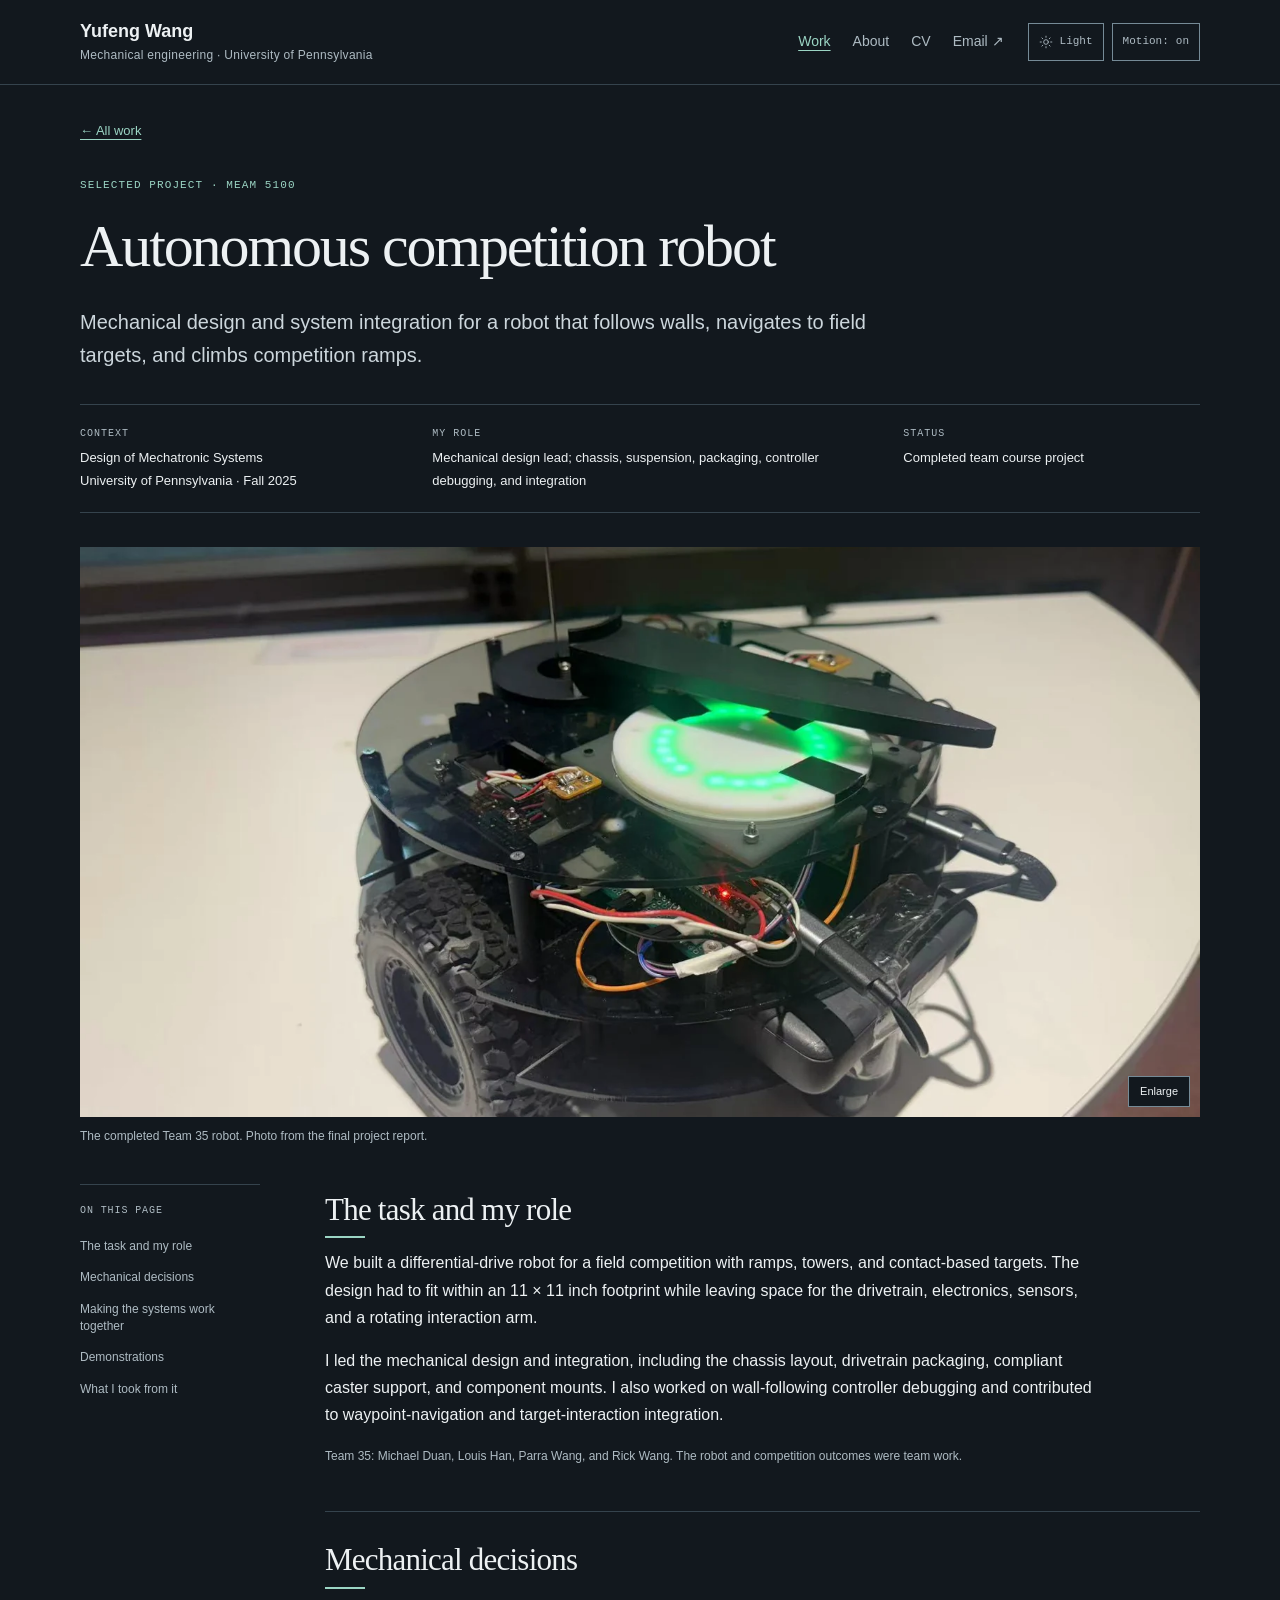
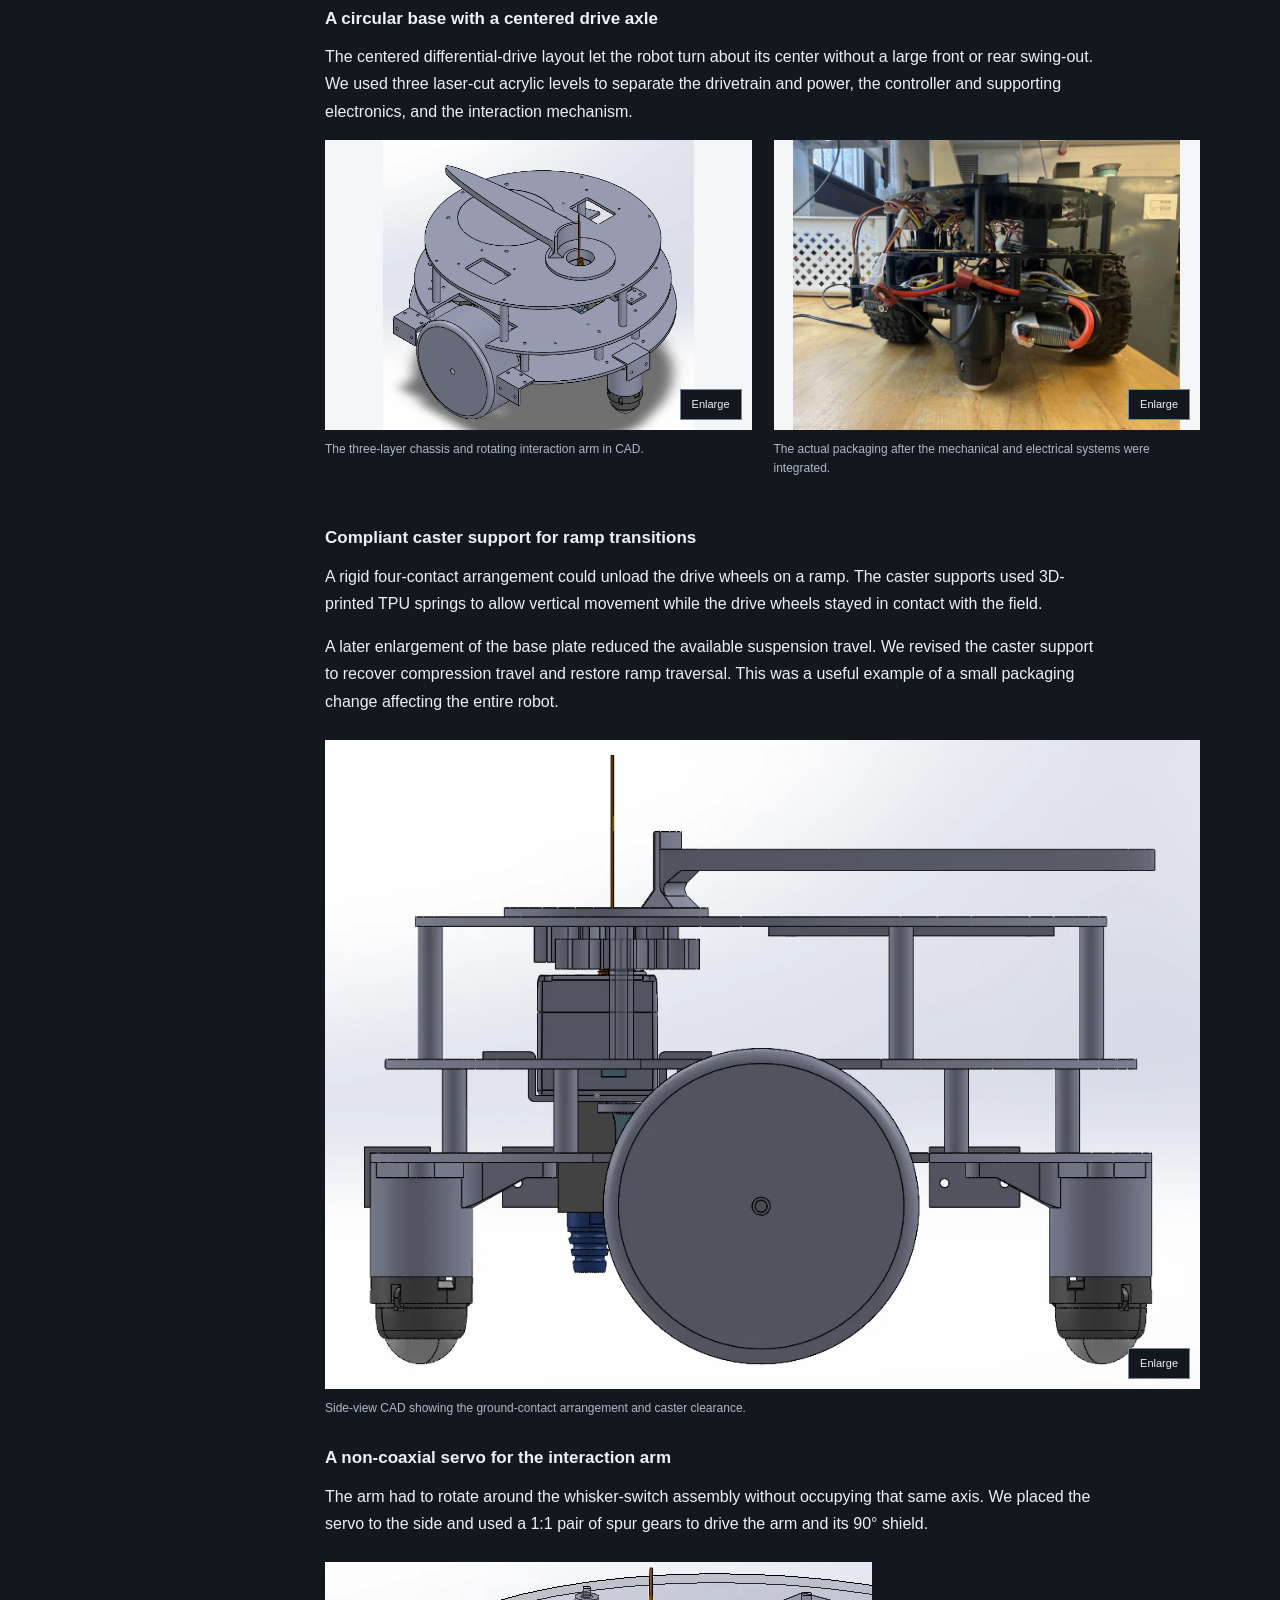
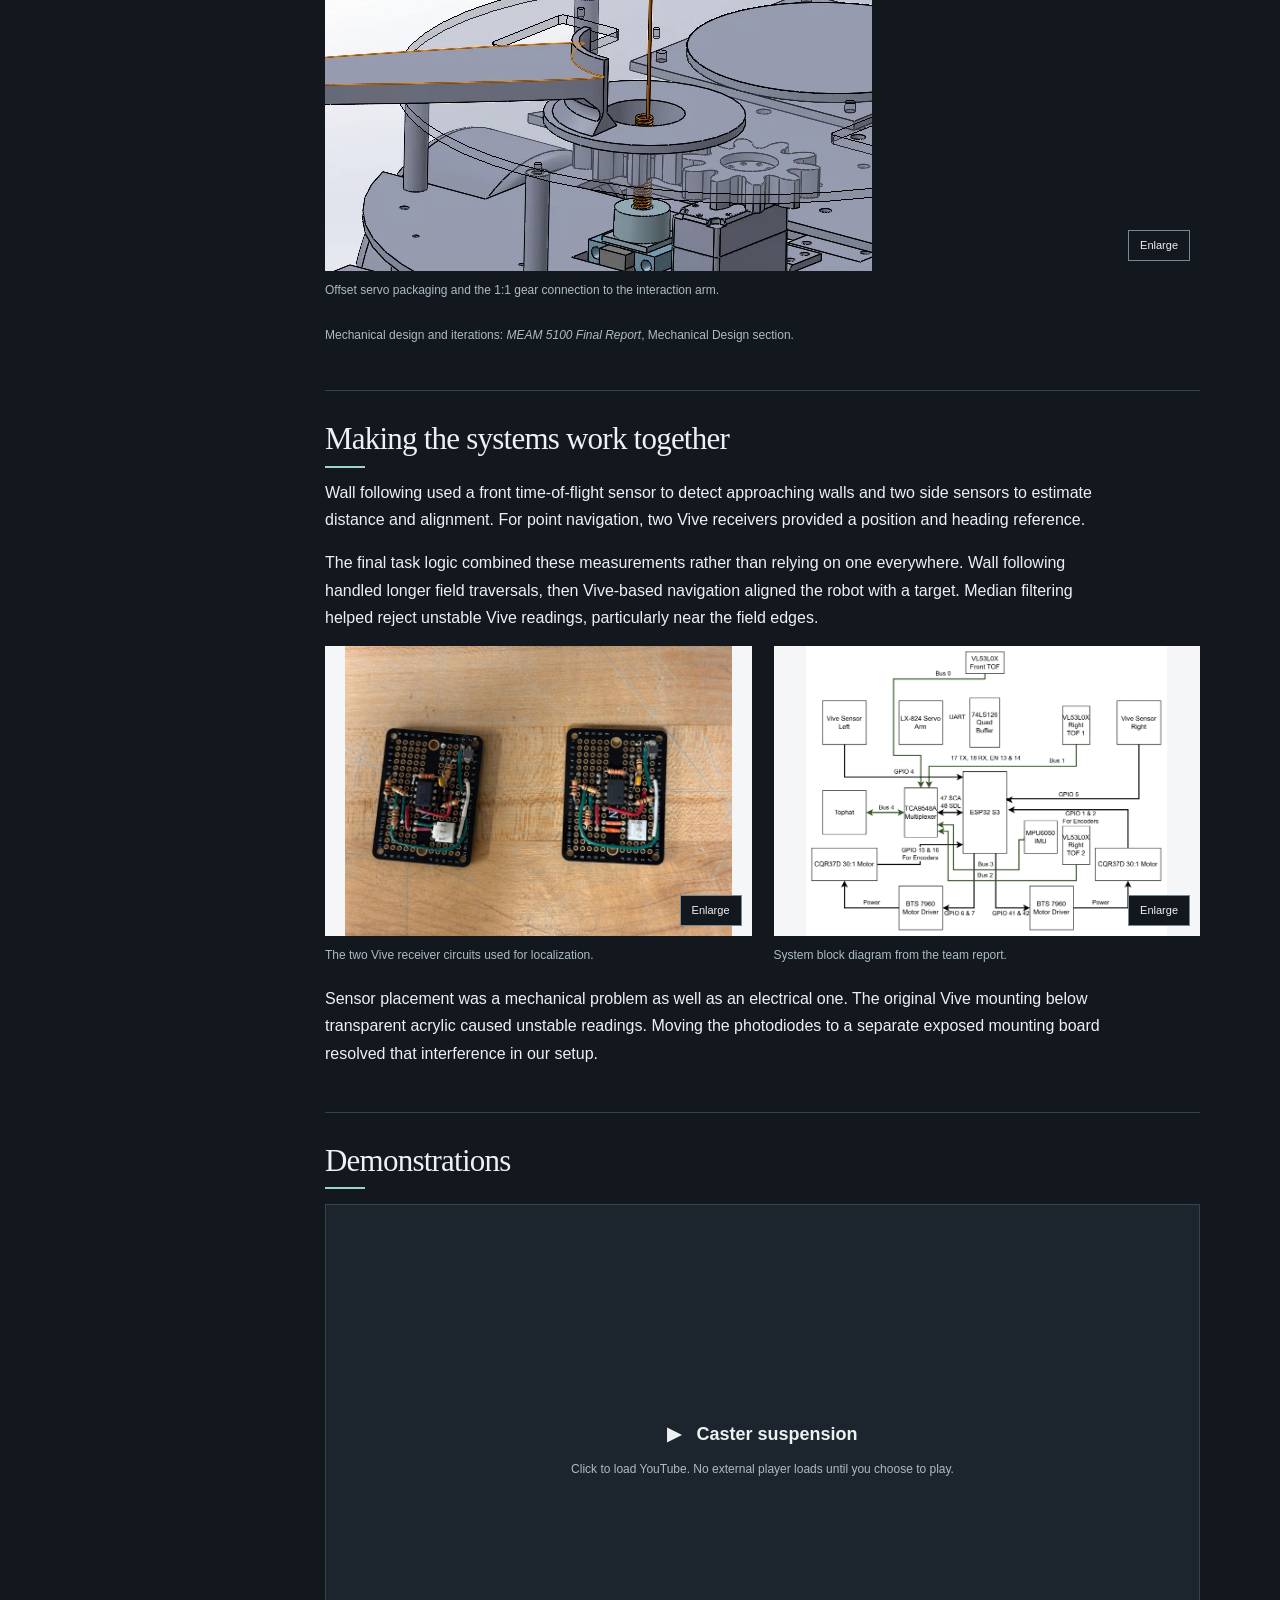
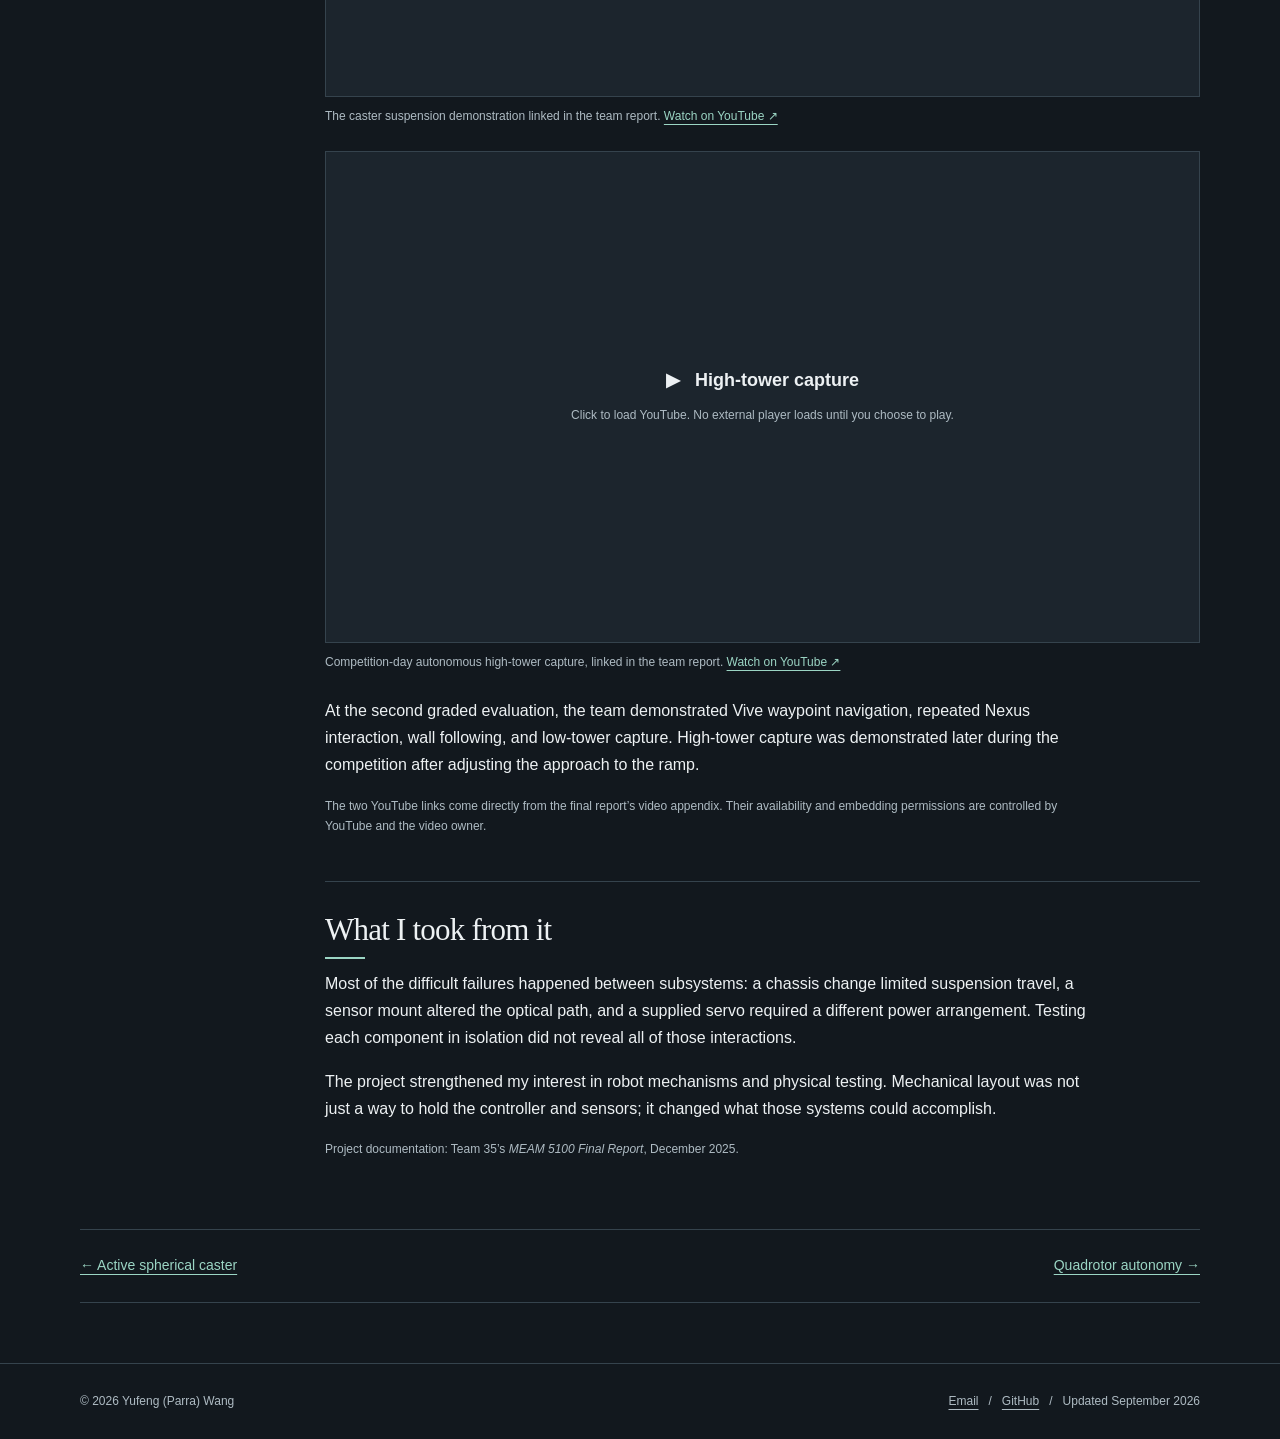
<file: projects/mechatronics.html>
<!DOCTYPE html>

<html data-theme="dark" lang="en"><head><meta charset="utf-8"/><meta content="width=device-width, initial-scale=1" name="viewport"/><meta content="MEAM 5100 robot design: actual hardware photographs, CAD, TPU caster suspension, sensor packaging, control integration, and demonstration videos." name="description"/><meta content="#12181e" name="theme-color"/><meta content="dark light" name="color-scheme"/><title>Autonomous competition robot — Yufeng Wang</title><link href="https://parrwnago.github.io/projects/mechatronics.html" rel="canonical"/><meta content="website" property="og:type"/><meta content="Yufeng Wang" property="og:site_name"/><meta content="Autonomous competition robot — Yufeng Wang" property="og:title"/><meta content="MEAM 5100 robot design: actual hardware photographs, CAD, TPU caster suspension, sensor packaging, control integration, and demonstration videos." property="og:description"/><meta content="https://parrwnago.github.io/projects/mechatronics.html" property="og:url"/><meta content="https://parrwnago.github.io/assets/images/social-preview.jpg" property="og:image"/><meta content="The real split-spherical support caster used in HAMR experiments" property="og:image:alt"/><meta content="summary_large_image" name="twitter:card"/><link href="../assets/favicon.svg" rel="icon" type="image/svg+xml"/><script src="../theme-init.js"></script><link href="../styles.css" rel="stylesheet"/></head><body>
<a class="skip-link" href="#main">Skip to content</a><header class="site-header"><div class="shell header-inner"><a class="brand" href="../index.html">Yufeng Wang<span>Mechanical engineering · University of Pennsylvania</span></a><nav aria-label="Main navigation" class="primary-nav"><a aria-current="page" href="../index.html#work">Work</a><a href="../index.html#about">About</a><a href="../cv.html">CV</a><a href="mailto:paw023@engineering.upenn.edu">Email ↗</a></nav><div aria-label="Display preferences" class="display-controls" role="group"><button aria-label="Switch to light theme" class="theme-toggle" data-theme-toggle="" hidden="" title="Switch to light theme" type="button">
<svg aria-hidden="true" fill="none" height="14" stroke="currentColor" stroke-linecap="round" stroke-width="1.5" viewbox="0 0 24 24" width="14">
<g data-theme-icon="light"><circle cx="12" cy="12" r="4"></circle><path d="M12 2v2m0 16v2M2 12h2m16 0h2M5 5l1.5 1.5m11 11L19 19M5 19l1.5-1.5m11-11L19 5"></path></g>
<path d="M20.4 14A9 9 0 0 1 10 3.6 9 9 0 1 0 20.4 14Z" data-theme-icon="dark"></path></svg><span data-theme-label="">Light</span></button><button aria-label="Decorative page motion" aria-pressed="false" class="motion-toggle" data-motion-toggle="" hidden="" type="button">Motion: <span data-motion-label="">off</span></button></div></div></header>
<main class="shell" id="main"><p class="breadcrumb"><a href="../index.html#work">← All work</a></p><header class="case-head"><p class="kicker">Selected project · MEAM 5100</p><h1>Autonomous competition robot</h1><p class="case-intro">Mechanical design and system integration for a robot that follows walls, navigates to field targets, and climbs competition ramps.</p><dl class="project-facts"><div><dt>Context</dt><dd>Design of Mechatronic Systems<br/>University of Pennsylvania · Fall 2025</dd></div><div><dt>My role</dt><dd>Mechanical design lead; chassis, suspension, packaging, controller debugging, and integration</dd></div><div><dt>Status</dt><dd>Completed team course project</dd></div></dl></header><div class="case-cover"><figure class=""><a class="zoom-link" data-caption="The completed Team 35 robot. Photo from the final project report." data-lightbox="" href="../assets/images/competition-robot.webp"><img alt="Completed MEAM 5100 Team 35 robot with layered acrylic chassis" class="" decoding="async" height="1200" loading="lazy" src="../assets/images/competition-robot.webp" width="1600"/></a><figcaption>The completed Team 35 robot. Photo from the final project report.</figcaption></figure></div><div class="case-layout"><aside aria-label="On this page" class="contents"><span>On this page</span><a href="#overview">The task and my role</a><a href="#mechanism">Mechanical decisions</a><a href="#integration">Making the systems work together</a><a href="#demos">Demonstrations</a><a href="#lessons">What I took from it</a></aside><div class="case-body"><section class="case-section" id="overview"><h2>The task and my role</h2><p>We built a differential-drive robot for a field competition with ramps, towers, and contact-based targets. The design had to fit within an 11 × 11 inch footprint while leaving space for the drivetrain, electronics, sensors, and a rotating interaction arm.</p><p>I led the mechanical design and integration, including the chassis layout, drivetrain packaging, compliant caster support, and component mounts. I also worked on wall-following controller debugging and contributed to waypoint-navigation and target-interaction integration.</p><p class="source-note">Team 35: Michael Duan, Louis Han, Parra Wang, and Rick Wang. The robot and competition outcomes were team work.</p></section><section class="case-section" id="mechanism"><h2>Mechanical decisions</h2><h3>A circular base with a centered drive axle</h3><p>The centered differential-drive layout let the robot turn about its center without a large front or rear swing-out. We used three laser-cut acrylic levels to separate the drivetrain and power, the controller and supporting electronics, and the interaction mechanism.</p><div class="gallery"><figure class=""><a class="zoom-link" data-caption="The three-layer chassis and rotating interaction arm in CAD." data-lightbox="" href="../assets/images/competition-cad.webp"><img alt="CAD model of the three-layer competition robot" class="" decoding="async" height="565" loading="lazy" src="../assets/images/competition-cad.webp" width="605"/></a><figcaption>The three-layer chassis and rotating interaction arm in CAD.</figcaption></figure><figure class=""><a class="zoom-link" data-caption="The actual packaging after the mechanical and electrical systems were integrated." data-lightbox="" href="../assets/images/competition-side.webp"><img alt="Side view of the assembled robot showing sensors, wheels, and wiring" class="" decoding="async" height="1200" loading="lazy" src="../assets/images/competition-side.webp" width="1600"/></a><figcaption>The actual packaging after the mechanical and electrical systems were integrated.</figcaption></figure></div><h3>Compliant caster support for ramp transitions</h3><p>A rigid four-contact arrangement could unload the drive wheels on a ramp. The caster supports used 3D-printed TPU springs to allow vertical movement while the drive wheels stayed in contact with the field.</p><p>A later enlargement of the base plate reduced the available suspension travel. We revised the caster support to recover compression travel and restore ramp traversal. This was a useful example of a small packaging change affecting the entire robot.</p><figure class=""><a class="zoom-link" data-caption="Side-view CAD showing the ground-contact arrangement and caster clearance." data-lightbox="" href="../assets/images/competition-suspension.webp"><img alt="Side-view CAD showing the drive wheel and caster supports" class="" decoding="async" height="784" loading="lazy" src="../assets/images/competition-suspension.webp" width="1057"/></a><figcaption>Side-view CAD showing the ground-contact arrangement and caster clearance.</figcaption></figure><h3>A non-coaxial servo for the interaction arm</h3><p>The arm had to rotate around the whisker-switch assembly without occupying that same axis. We placed the servo to the side and used a 1:1 pair of spur gears to drive the arm and its 90° shield.</p><figure class=""><a class="zoom-link" data-caption="Offset servo packaging and the 1:1 gear connection to the interaction arm." data-lightbox="" href="../assets/images/competition-arm.webp"><img alt="CAD close-up of the offset servo and spur gears driving the interaction arm" class="" decoding="async" height="309" loading="lazy" src="../assets/images/competition-arm.webp" width="547"/></a><figcaption>Offset servo packaging and the 1:1 gear connection to the interaction arm.</figcaption></figure><p class="source-note">Mechanical design and iterations: <em>MEAM 5100 Final Report</em>, Mechanical Design section.</p></section><section class="case-section" id="integration"><h2>Making the systems work together</h2><p>Wall following used a front time-of-flight sensor to detect approaching walls and two side sensors to estimate distance and alignment. For point navigation, two Vive receivers provided a position and heading reference.</p><p>The final task logic combined these measurements rather than relying on one everywhere. Wall following handled longer field traversals, then Vive-based navigation aligned the robot with a target. Median filtering helped reject unstable Vive readings, particularly near the field edges.</p><div class="gallery"><figure class=""><a class="zoom-link" data-caption="The two Vive receiver circuits used for localization." data-lightbox="" href="../assets/images/competition-vive.webp"><img alt="Two hand-built Vive sensor circuit boards" class="" decoding="async" height="1200" loading="lazy" src="../assets/images/competition-vive.webp" width="1600"/></a><figcaption>The two Vive receiver circuits used for localization.</figcaption></figure><figure class=""><a class="zoom-link" data-caption="System block diagram from the team report." data-lightbox="" href="../assets/images/competition-layout.webp"><img alt="Block diagram of the robot electronics and control connections" class="" decoding="async" height="1286" loading="lazy" src="../assets/images/competition-layout.webp" width="1600"/></a><figcaption>System block diagram from the team report.</figcaption></figure></div><p>Sensor placement was a mechanical problem as well as an electrical one. The original Vive mounting below transparent acrylic caused unstable readings. Moving the photodiodes to a separate exposed mounting board resolved that interference in our setup.</p></section><section class="case-section" id="demos"><h2>Demonstrations</h2><figure><div class="video-embed"><button class="youtube-placeholder" data-title="Caster suspension" data-youtube="lZxjAi27_qg" type="button"><span><strong>▶   Caster suspension</strong><small>Click to load YouTube. No external player loads until you choose to play.</small></span></button></div><figcaption>The caster suspension demonstration linked in the team report. <a href="https://www.youtube.com/watch?v=lZxjAi27_qg" rel="noopener noreferrer" target="_blank">Watch on YouTube ↗</a></figcaption></figure><figure><div class="video-embed"><button class="youtube-placeholder" data-title="High-tower capture" data-youtube="dkzPJJTxbMA" type="button"><span><strong>▶   High-tower capture</strong><small>Click to load YouTube. No external player loads until you choose to play.</small></span></button></div><figcaption>Competition-day autonomous high-tower capture, linked in the team report. <a href="https://www.youtube.com/watch?v=dkzPJJTxbMA" rel="noopener noreferrer" target="_blank">Watch on YouTube ↗</a></figcaption></figure><p>At the second graded evaluation, the team demonstrated Vive waypoint navigation, repeated Nexus interaction, wall following, and low-tower capture. High-tower capture was demonstrated later during the competition after adjusting the approach to the ramp.</p><p class="source-note">The two YouTube links come directly from the final report’s video appendix. Their availability and embedding permissions are controlled by YouTube and the video owner.</p></section><section class="case-section" id="lessons"><h2>What I took from it</h2><p>Most of the difficult failures happened between subsystems: a chassis change limited suspension travel, a sensor mount altered the optical path, and a supplied servo required a different power arrangement. Testing each component in isolation did not reveal all of those interactions.</p><p>The project strengthened my interest in robot mechanisms and physical testing. Mechanical layout was not just a way to hold the controller and sensors; it changed what those systems could accomplish.</p><p class="source-note">Project documentation: Team 35’s <em>MEAM 5100 Final Report</em>, December 2025.</p></section></div></div><nav aria-label="Related projects" class="related"><a href="../research/active-spherical-caster.html">← Active spherical caster</a><a href="quadrotor.html">Quadrotor autonomy →</a></nav></main><footer class="site-footer"><div class="shell footer-inner"><span>© 2026 Yufeng (Parra) Wang</span><span><a href="mailto:paw023@engineering.upenn.edu">Email</a>   /   <a href="https://github.com/parrwnago" rel="noopener noreferrer" target="_blank">GitHub</a>   /   Updated September 2026</span></div></footer><dialog aria-labelledby="image-viewer-title" class="lightbox" id="image-viewer"><div class="lightbox-toolbar"><span id="image-viewer-title">Project image</span><button aria-label="Close enlarged image" class="lightbox-close" type="button">Close ×</button></div><img alt="Enlarged project image"/><p class="lightbox-caption"></p></dialog><script defer="" src="../script.js"></script></body></html>
</file>
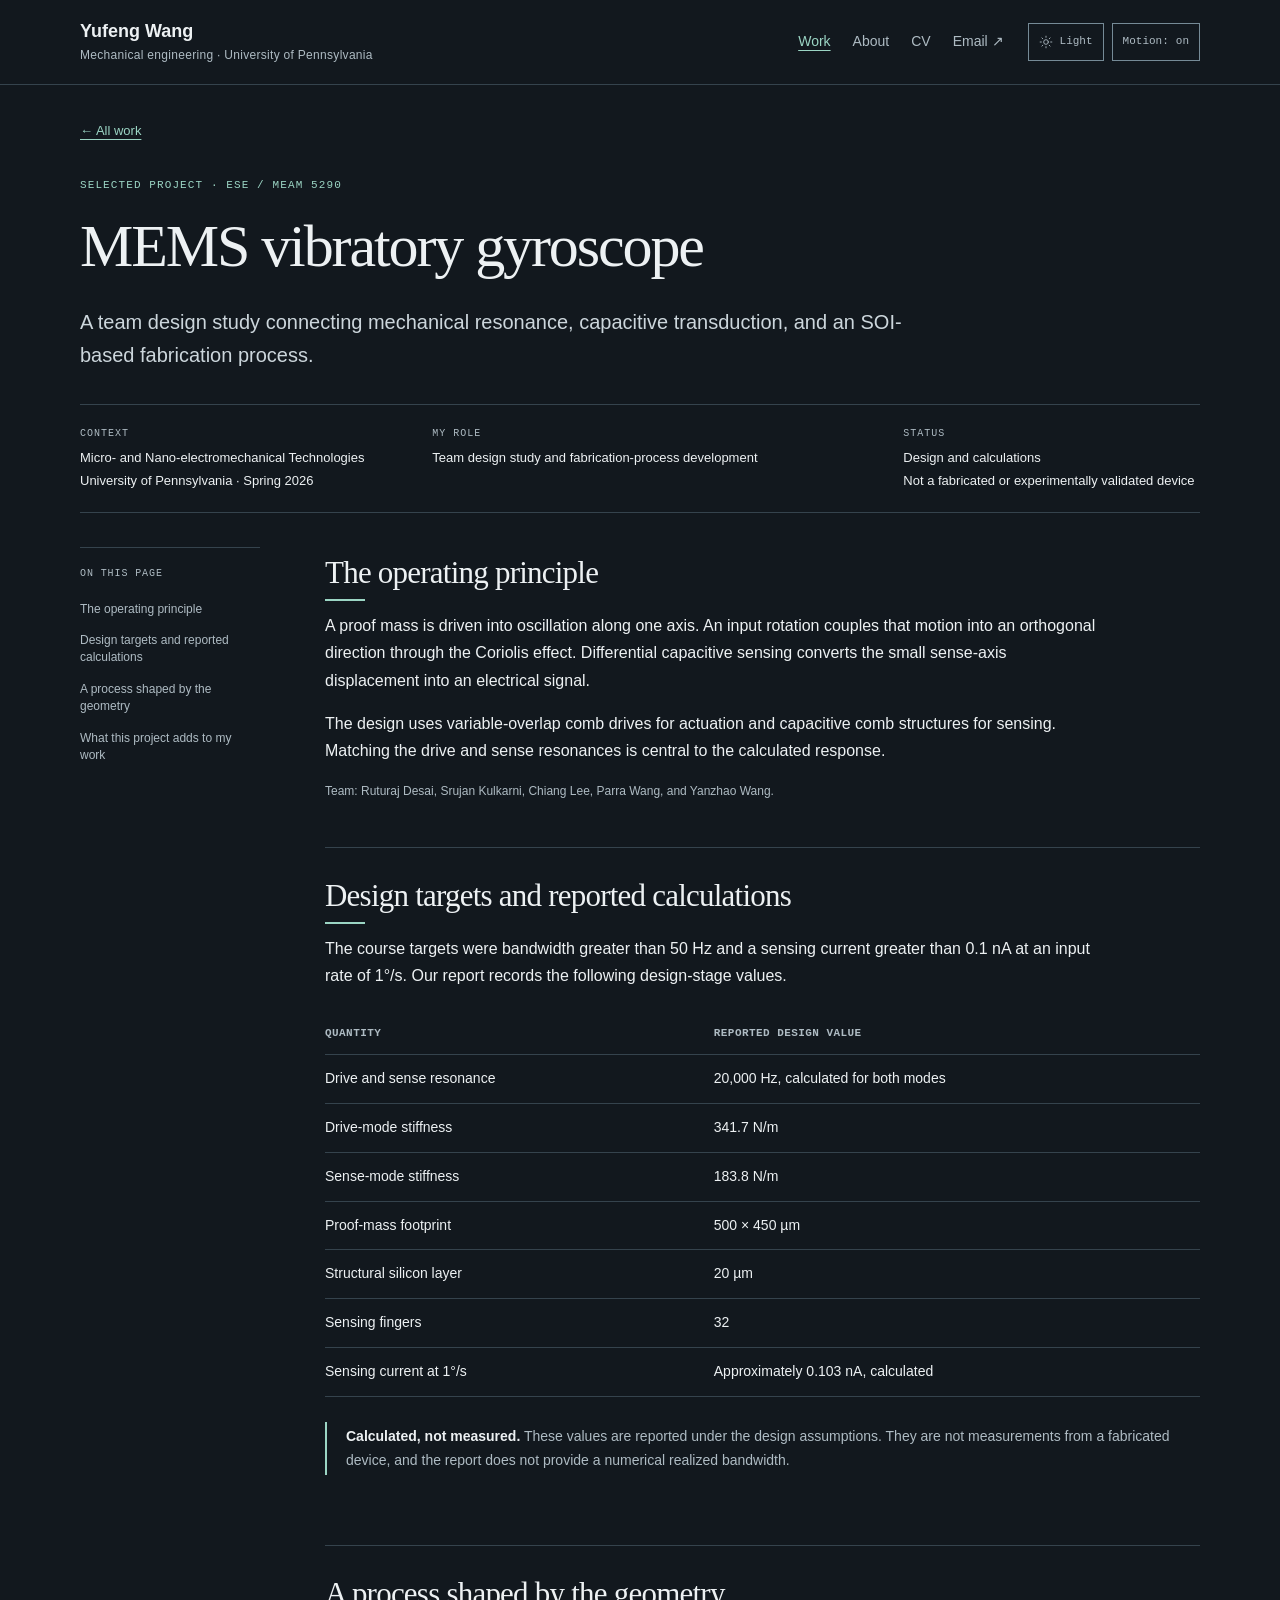
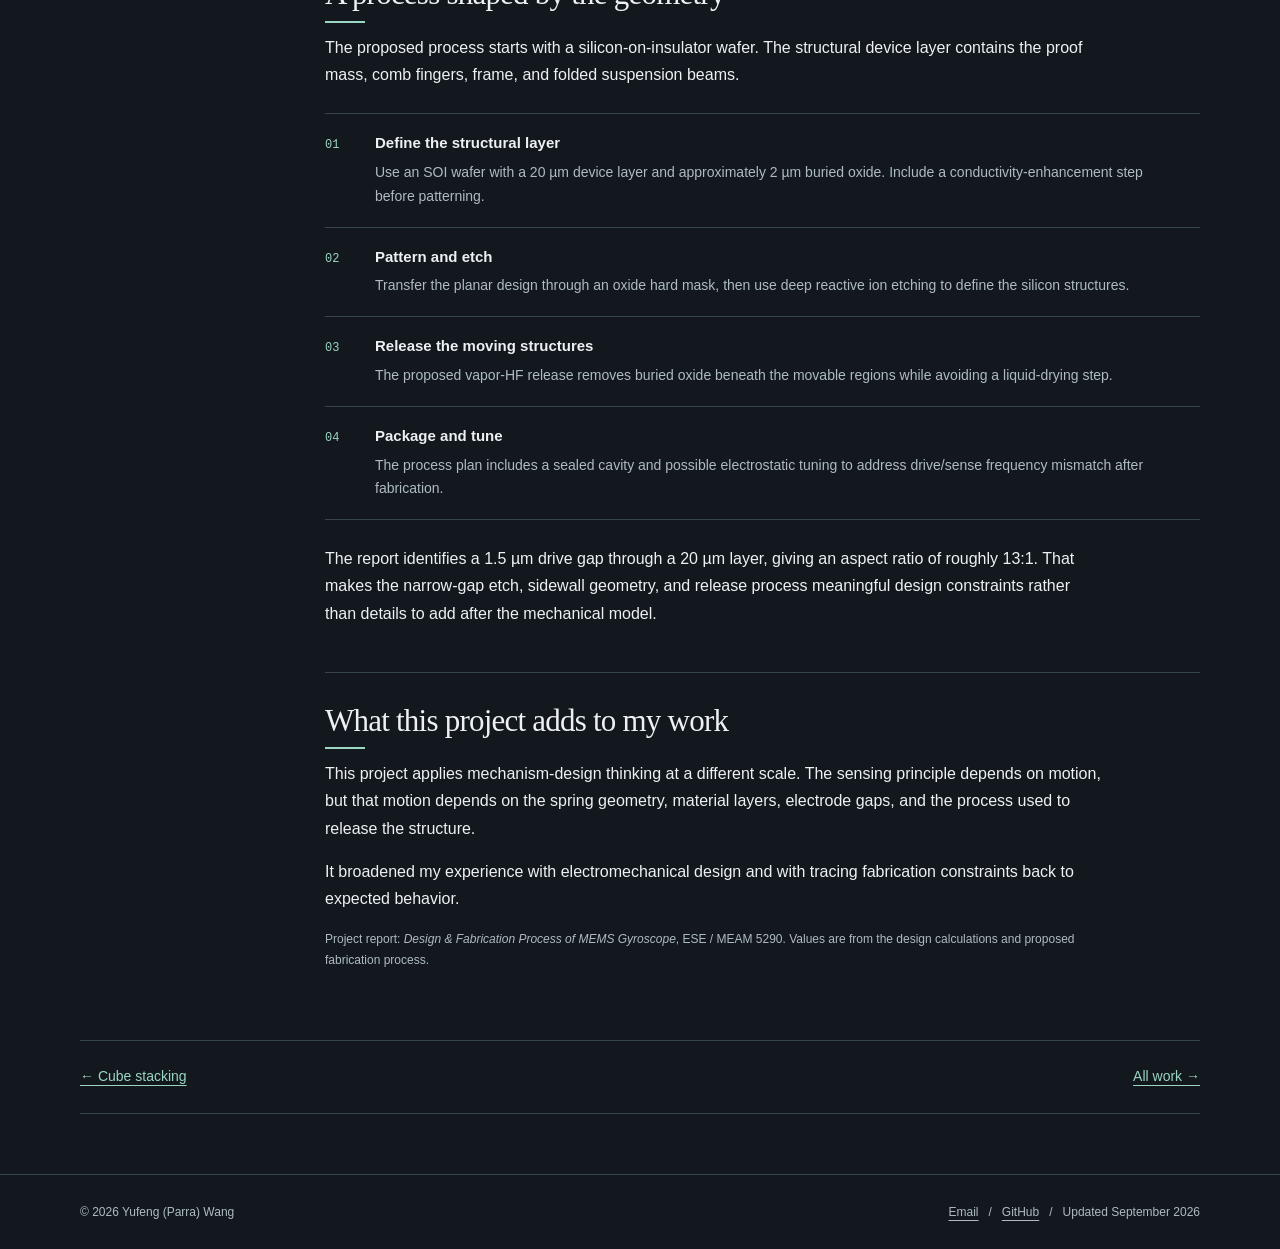
<file: projects/mems.html>
<!DOCTYPE html>

<html data-theme="dark" lang="en"><head><meta charset="utf-8"/><meta content="width=device-width, initial-scale=1" name="viewport"/><meta content="A design-stage MEMS gyroscope project with calculated resonance and sensing response, plus an SOI/DRIE fabrication plan." name="description"/><meta content="#12181e" name="theme-color"/><meta content="dark light" name="color-scheme"/><title>MEMS vibratory gyroscope — Yufeng Wang</title><link href="https://parrwnago.github.io/projects/mems.html" rel="canonical"/><meta content="website" property="og:type"/><meta content="Yufeng Wang" property="og:site_name"/><meta content="MEMS vibratory gyroscope — Yufeng Wang" property="og:title"/><meta content="A design-stage MEMS gyroscope project with calculated resonance and sensing response, plus an SOI/DRIE fabrication plan." property="og:description"/><meta content="https://parrwnago.github.io/projects/mems.html" property="og:url"/><meta content="https://parrwnago.github.io/assets/images/social-preview.jpg" property="og:image"/><meta content="The real split-spherical support caster used in HAMR experiments" property="og:image:alt"/><meta content="summary_large_image" name="twitter:card"/><link href="../assets/favicon.svg" rel="icon" type="image/svg+xml"/><script src="../theme-init.js"></script><link href="../styles.css" rel="stylesheet"/></head><body>
<a class="skip-link" href="#main">Skip to content</a><header class="site-header"><div class="shell header-inner"><a class="brand" href="../index.html">Yufeng Wang<span>Mechanical engineering · University of Pennsylvania</span></a><nav aria-label="Main navigation" class="primary-nav"><a aria-current="page" href="../index.html#work">Work</a><a href="../index.html#about">About</a><a href="../cv.html">CV</a><a href="mailto:paw023@engineering.upenn.edu">Email ↗</a></nav><div aria-label="Display preferences" class="display-controls" role="group"><button aria-label="Switch to light theme" class="theme-toggle" data-theme-toggle="" hidden="" title="Switch to light theme" type="button">
<svg aria-hidden="true" fill="none" height="14" stroke="currentColor" stroke-linecap="round" stroke-width="1.5" viewbox="0 0 24 24" width="14">
<g data-theme-icon="light"><circle cx="12" cy="12" r="4"></circle><path d="M12 2v2m0 16v2M2 12h2m16 0h2M5 5l1.5 1.5m11 11L19 19M5 19l1.5-1.5m11-11L19 5"></path></g>
<path d="M20.4 14A9 9 0 0 1 10 3.6 9 9 0 1 0 20.4 14Z" data-theme-icon="dark"></path></svg><span data-theme-label="">Light</span></button><button aria-label="Decorative page motion" aria-pressed="false" class="motion-toggle" data-motion-toggle="" hidden="" type="button">Motion: <span data-motion-label="">off</span></button></div></div></header>
<main class="shell" id="main"><p class="breadcrumb"><a href="../index.html#work">← All work</a></p><header class="case-head"><p class="kicker">Selected project · ESE / MEAM 5290</p><h1>MEMS vibratory gyroscope</h1><p class="case-intro">A team design study connecting mechanical resonance, capacitive transduction, and an SOI-based fabrication process.</p><dl class="project-facts"><div><dt>Context</dt><dd>Micro- and Nano-electromechanical Technologies<br/>University of Pennsylvania · Spring 2026</dd></div><div><dt>My role</dt><dd>Team design study and fabrication-process development</dd></div><div><dt>Status</dt><dd>Design and calculations<br/>Not a fabricated or experimentally validated device</dd></div></dl></header><div class="case-layout"><aside aria-label="On this page" class="contents"><span>On this page</span><a href="#principle">The operating principle</a><a href="#design">Design targets and reported calculations</a><a href="#fabrication">A process shaped by the geometry</a><a href="#takeaway">What this project adds to my work</a></aside><div class="case-body"><section class="case-section" id="principle"><h2>The operating principle</h2><p>A proof mass is driven into oscillation along one axis. An input rotation couples that motion into an orthogonal direction through the Coriolis effect. Differential capacitive sensing converts the small sense-axis displacement into an electrical signal.</p><p>The design uses variable-overlap comb drives for actuation and capacitive comb structures for sensing. Matching the drive and sense resonances is central to the calculated response.</p><p class="source-note">Team: Ruturaj Desai, Srujan Kulkarni, Chiang Lee, Parra Wang, and Yanzhao Wang.</p></section><section class="case-section" id="design"><h2>Design targets and reported calculations</h2><p>The course targets were bandwidth greater than 50 Hz and a sensing current greater than 0.1 nA at an input rate of 1°/s. Our report records the following design-stage values.</p><table class="spec-table"><thead><tr><th scope="col">Quantity</th><th scope="col">Reported design value</th></tr></thead><tbody><tr><td>Drive and sense resonance</td><td>20,000 Hz, calculated for both modes</td></tr><tr><td>Drive-mode stiffness</td><td>341.7 N/m</td></tr><tr><td>Sense-mode stiffness</td><td>183.8 N/m</td></tr><tr><td>Proof-mass footprint</td><td>500 × 450 µm</td></tr><tr><td>Structural silicon layer</td><td>20 µm</td></tr><tr><td>Sensing fingers</td><td>32</td></tr><tr><td>Sensing current at 1°/s</td><td>Approximately 0.103 nA, calculated</td></tr></tbody></table><div class="note"><strong>Calculated, not measured.</strong> These values are reported under the design assumptions. They are not measurements from a fabricated device, and the report does not provide a numerical realized bandwidth.</div></section><section class="case-section" id="fabrication"><h2>A process shaped by the geometry</h2><p>The proposed process starts with a silicon-on-insulator wafer. The structural device layer contains the proof mass, comb fingers, frame, and folded suspension beams.</p><ol class="pipeline"><li><div><h3>Define the structural layer</h3><p>Use an SOI wafer with a 20 µm device layer and approximately 2 µm buried oxide. Include a conductivity-enhancement step before patterning.</p></div></li><li><div><h3>Pattern and etch</h3><p>Transfer the planar design through an oxide hard mask, then use deep reactive ion etching to define the silicon structures.</p></div></li><li><div><h3>Release the moving structures</h3><p>The proposed vapor-HF release removes buried oxide beneath the movable regions while avoiding a liquid-drying step.</p></div></li><li><div><h3>Package and tune</h3><p>The process plan includes a sealed cavity and possible electrostatic tuning to address drive/sense frequency mismatch after fabrication.</p></div></li></ol><p>The report identifies a 1.5 µm drive gap through a 20 µm layer, giving an aspect ratio of roughly 13:1. That makes the narrow-gap etch, sidewall geometry, and release process meaningful design constraints rather than details to add after the mechanical model.</p></section><section class="case-section" id="takeaway"><h2>What this project adds to my work</h2><p>This project applies mechanism-design thinking at a different scale. The sensing principle depends on motion, but that motion depends on the spring geometry, material layers, electrode gaps, and the process used to release the structure.</p><p>It broadened my experience with electromechanical design and with tracing fabrication constraints back to expected behavior.</p><p class="source-note">Project report: <em>Design &amp; Fabrication Process of MEMS Gyroscope</em>, ESE / MEAM 5290. Values are from the design calculations and proposed fabrication process.</p></section></div></div><nav aria-label="Related projects" class="related"><a href="manipulation.html">← Cube stacking</a><a href="../index.html#work">All work →</a></nav></main><footer class="site-footer"><div class="shell footer-inner"><span>© 2026 Yufeng (Parra) Wang</span><span><a href="mailto:paw023@engineering.upenn.edu">Email</a>   /   <a href="https://github.com/parrwnago" rel="noopener noreferrer" target="_blank">GitHub</a>   /   Updated September 2026</span></div></footer><dialog aria-labelledby="image-viewer-title" class="lightbox" id="image-viewer"><div class="lightbox-toolbar"><span id="image-viewer-title">Project image</span><button aria-label="Close enlarged image" class="lightbox-close" type="button">Close ×</button></div><img alt="Enlarged project image"/><p class="lightbox-caption"></p></dialog><script defer="" src="../script.js"></script></body></html>
</file>
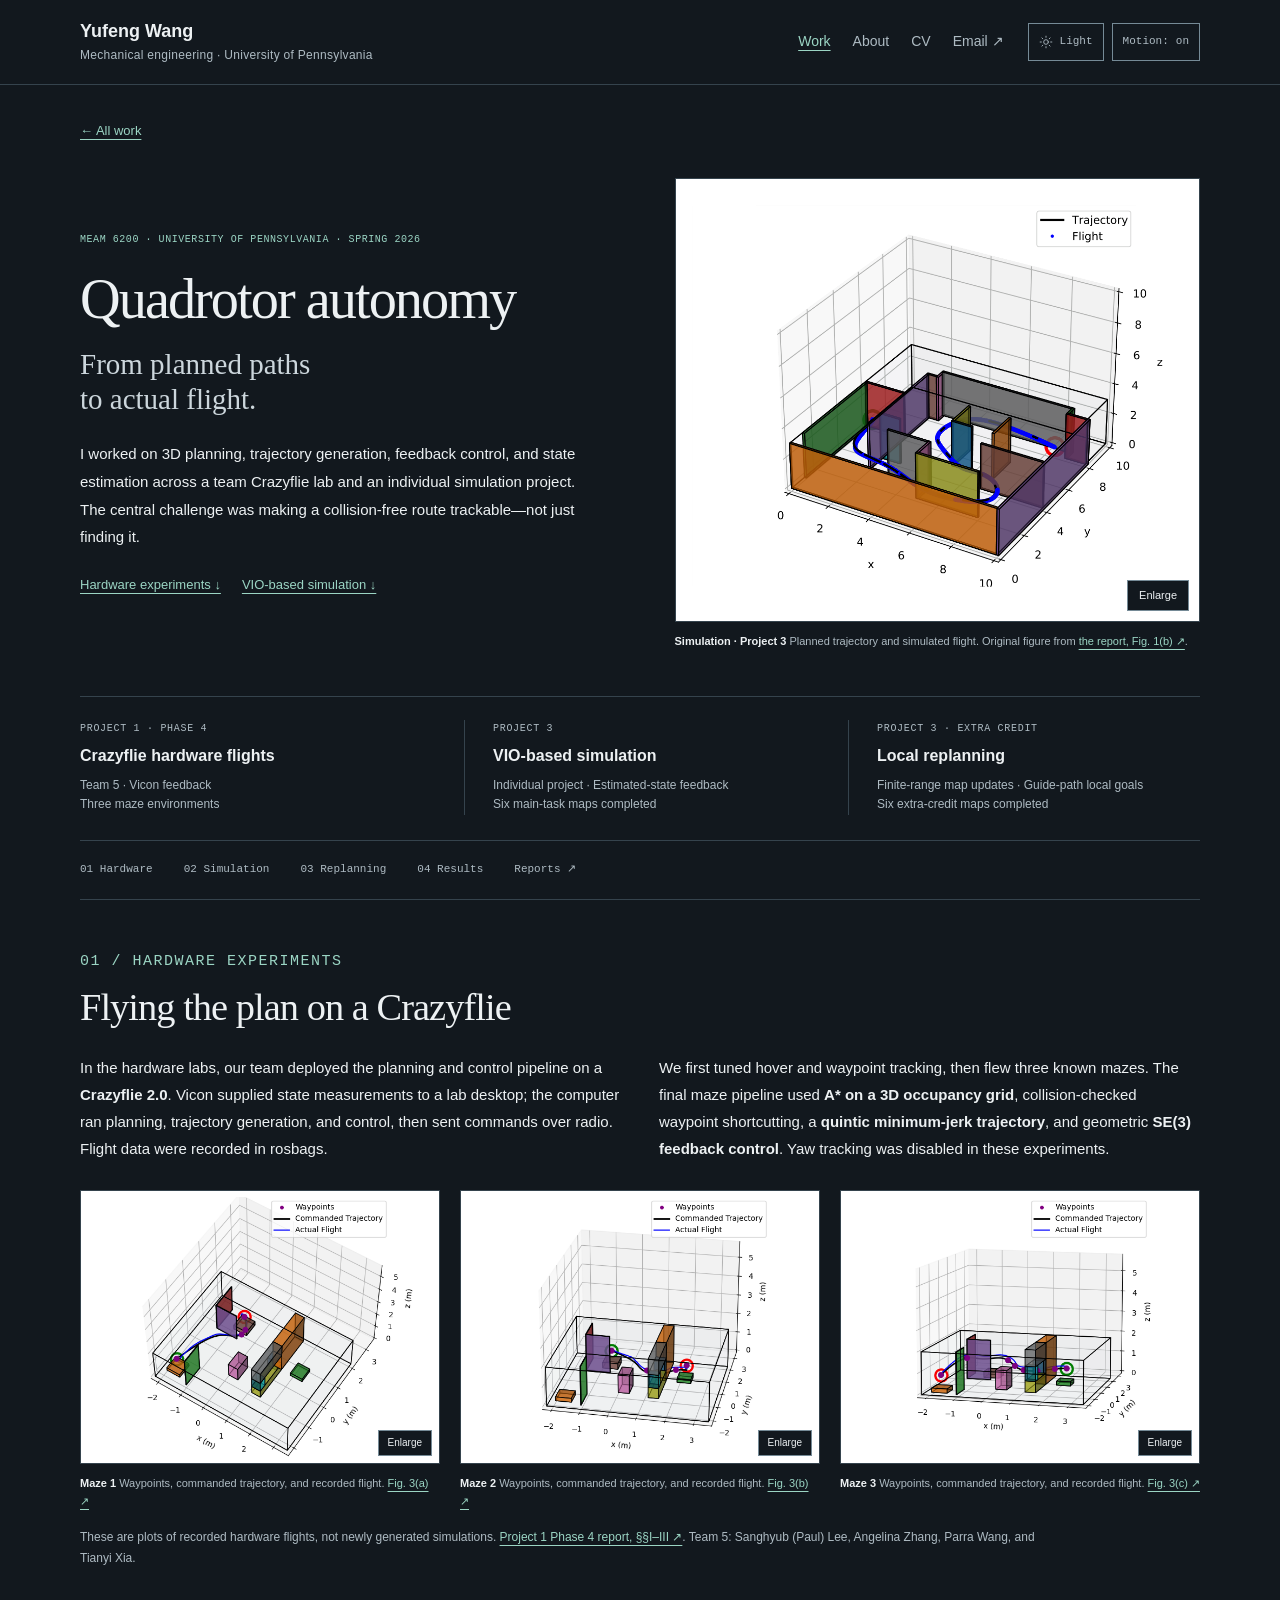
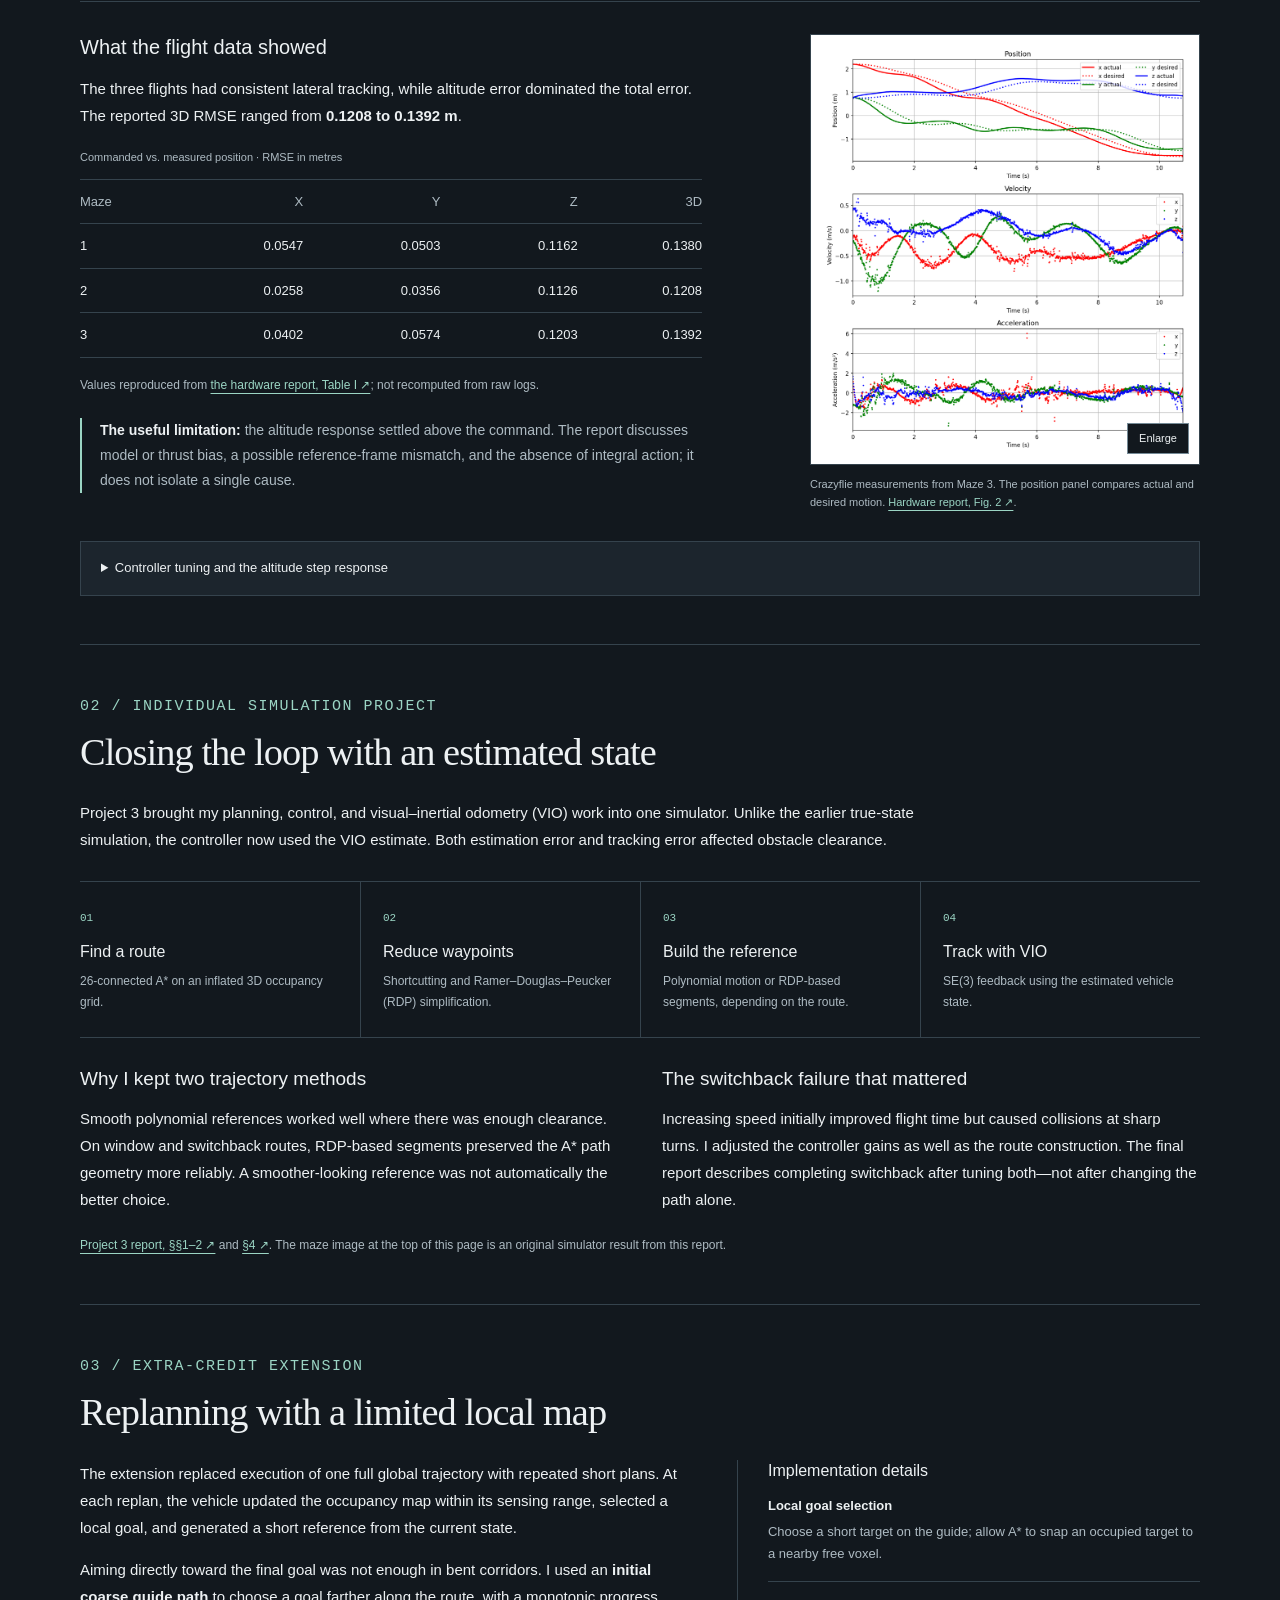
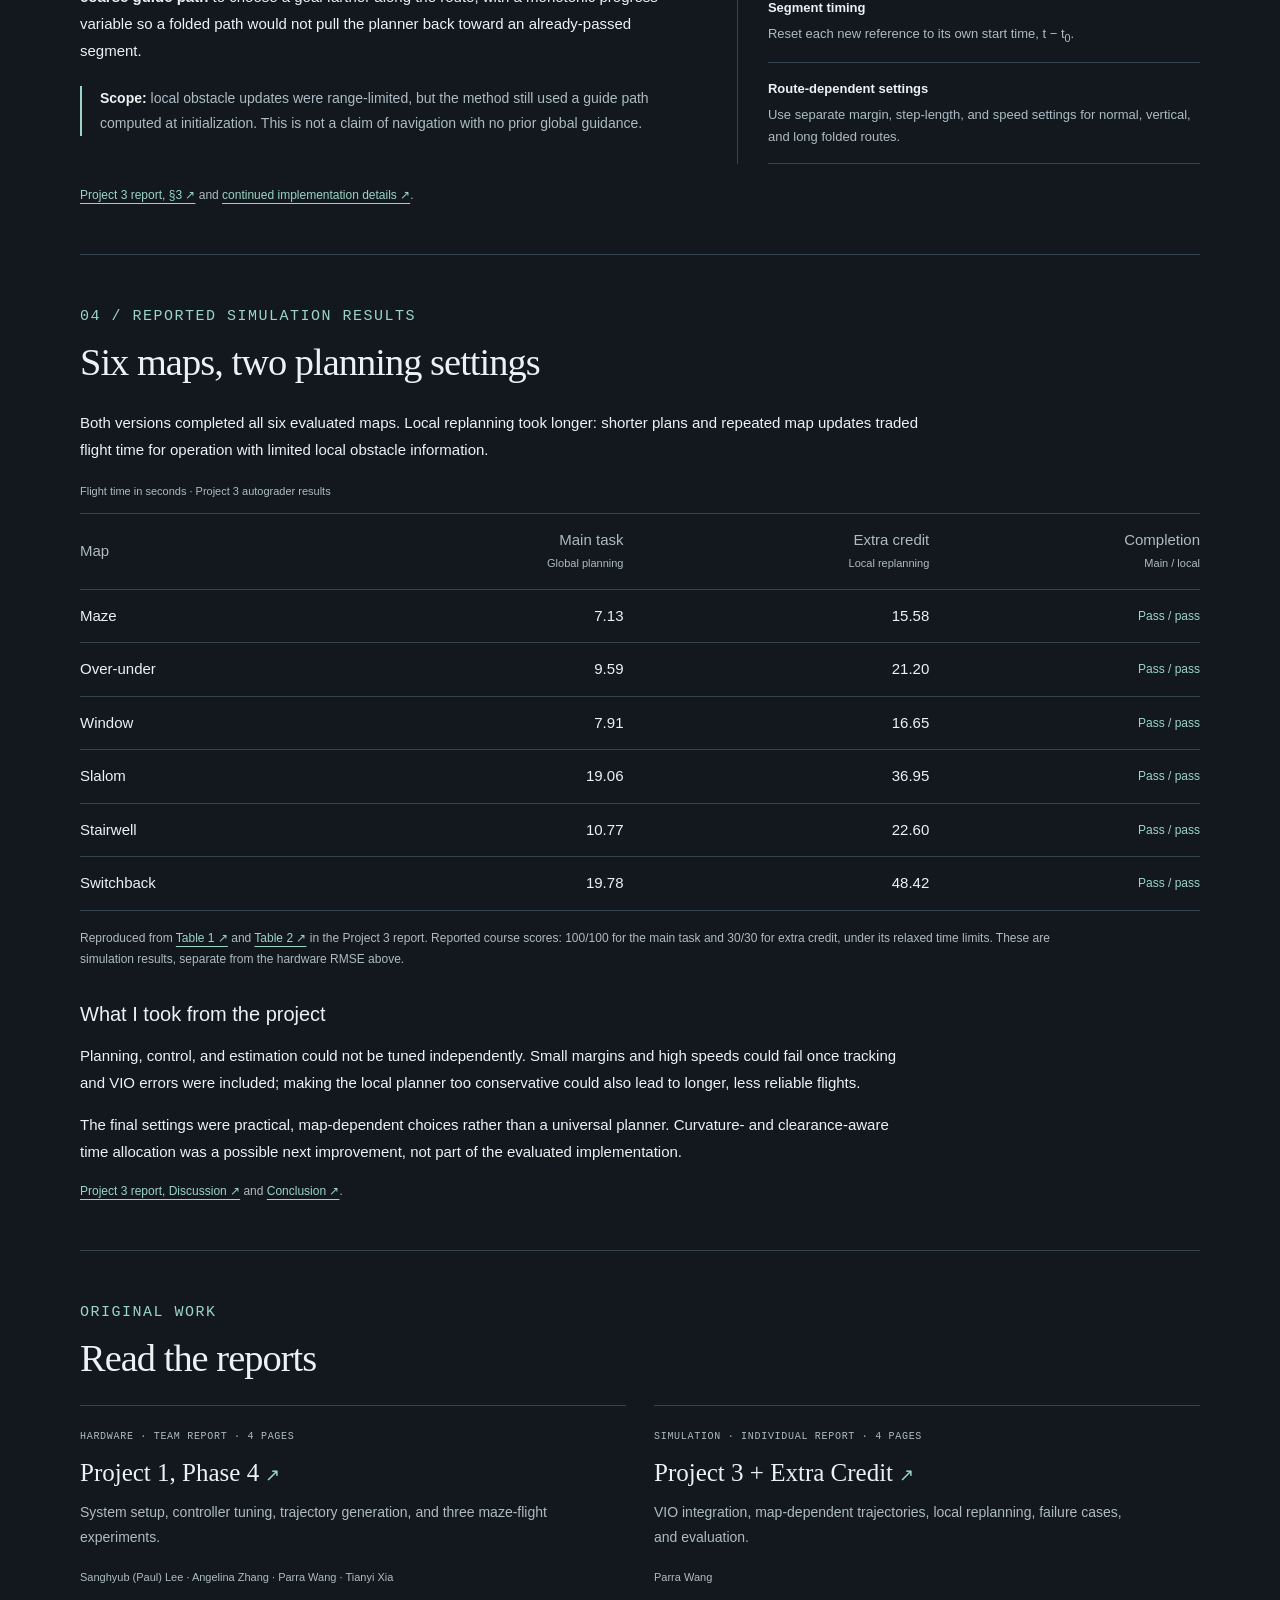
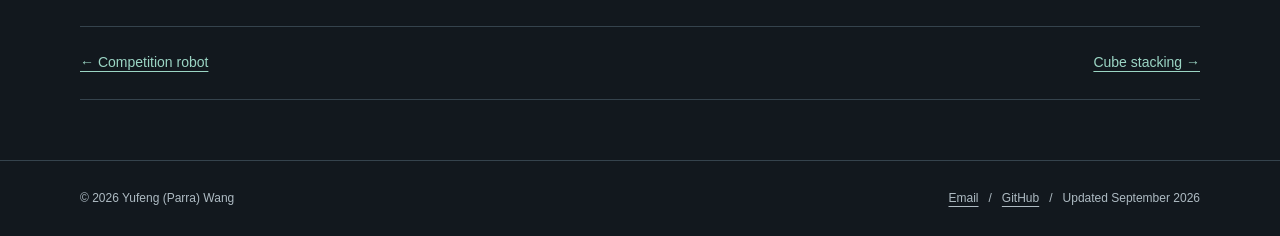
<file: projects/quadrotor.html>
<!DOCTYPE html>
<html data-theme="dark" lang="en">
<head>
<meta charset="utf-8"><meta name="viewport" content="width=device-width, initial-scale=1">
<title>Quadrotor autonomy: hardware flight &amp; VIO planning — Yufeng Wang</title>
<meta name="description" content="Crazyflie hardware flight, VIO-based quadrotor autonomy, and local replanning. Original trajectory figures, measured tracking errors, and engineering decisions from MEAM 6200.">
<meta name="theme-color" content="#12181e"><meta name="color-scheme" content="dark light">
<link rel="canonical" href="https://parrwnago.github.io/projects/quadrotor.html">
<meta property="og:type" content="website"><meta property="og:site_name" content="Yufeng Wang">
<meta property="og:title" content="Quadrotor autonomy — Yufeng Wang">
<meta property="og:description" content="From Crazyflie hardware flights to VIO-based simulation and local replanning. Original results from MEAM 6200.">
<meta property="og:url" content="https://parrwnago.github.io/projects/quadrotor.html">
<meta property="og:image" content="https://parrwnago.github.io/assets/images/quadrotor-vio-maze.webp">
<meta property="og:image:alt" content="Original Project 3 maze simulation showing a planned trajectory and simulated flight.">
<meta name="twitter:card" content="summary_large_image">
<link rel="icon" href="../assets/favicon.svg" type="image/svg+xml">
<script src="../theme-init.js"></script><link rel="stylesheet" href="../styles.css"><link rel="stylesheet" href="quadrotor.css">
</head>
<body class="qd-page">
<a class="skip-link" href="#main">Skip to content</a>
<header class="site-header"><div class="shell header-inner"><a class="brand" href="../index.html">Yufeng Wang<span>Mechanical engineering · University of Pennsylvania</span></a><nav aria-label="Main navigation" class="primary-nav"><a aria-current="page" href="../index.html#work">Work</a><a href="../index.html#about">About</a><a href="../cv.html">CV</a><a href="mailto:paw023@engineering.upenn.edu">Email ↗</a></nav><div aria-label="Display preferences" class="display-controls" role="group"><button aria-label="Switch to light theme" class="theme-toggle" data-theme-toggle="" hidden="" title="Switch to light theme" type="button">
<svg aria-hidden="true" fill="none" height="14" stroke="currentColor" stroke-linecap="round" stroke-width="1.5" viewbox="0 0 24 24" width="14">
<g data-theme-icon="light"><circle cx="12" cy="12" r="4"></circle><path d="M12 2v2m0 16v2M2 12h2m16 0h2M5 5l1.5 1.5m11 11L19 19M5 19l1.5-1.5m11-11L19 5"></path></g>
<path d="M20.4 14A9 9 0 0 1 10 3.6 9 9 0 1 0 20.4 14Z" data-theme-icon="dark"></path></svg><span data-theme-label="">Light</span></button><button aria-label="Decorative page motion" aria-pressed="false" class="motion-toggle" data-motion-toggle="" hidden="" type="button">Motion: <span data-motion-label="">off</span></button></div></div></header>
<main class="shell" id="main">
<p class="breadcrumb"><a href="../index.html#projects">← All work</a></p>
<header class="qd-hero" id="overview">
<div class="qd-hero-copy"><p class="kicker">MEAM 6200 · University of Pennsylvania · Spring 2026</p>
<h1>Quadrotor autonomy</h1>
<p class="qd-deck">From planned paths<br>to actual flight.</p>
<p>I worked on 3D planning, trajectory generation, feedback control, and state estimation across a team Crazyflie lab and an individual simulation project. The central challenge was making a collision-free route trackable—not just finding it.</p>
<div class="link-row"><a href="#hardware">Hardware experiments ↓</a><a href="#planning">VIO-based simulation ↓</a></div>
</div>
<figure class="qd-figure qd-hero-figure"><a class="zoom-link" data-lightbox data-caption="Project 3 maze simulation: original planned trajectory and simulated flight through an obstacle map." href="../assets/images/quadrotor-vio-maze.webp"><img src="../assets/images/quadrotor-vio-maze.webp" width="980" height="820" alt="Project 3 maze simulation: original planned trajectory and simulated flight through an obstacle map." loading="eager" decoding="async" fetchpriority="high"></a><figcaption><strong>Simulation · Project 3</strong> Planned trajectory and simulated flight. Original figure from <a href="../assets/docs/meam6200-project3-report.pdf#page=3" target="_blank" rel="noopener">the report, Fig. 1(b) ↗</a>.</figcaption></figure>
</header>
<div class="qd-contexts" aria-label="Two project settings">
<div><span class="qd-context-label">Project 1 · Phase 4</span><strong>Crazyflie hardware flights</strong><p>Team 5 · Vicon feedback<br>Three maze environments</p></div>
<div><span class="qd-context-label">Project 3</span><strong>VIO-based simulation</strong><p>Individual project · Estimated-state feedback<br>Six main-task maps completed</p></div>
<div><span class="qd-context-label">Project 3 · Extra credit</span><strong>Local replanning</strong><p>Finite-range map updates · Guide-path local goals<br>Six extra-credit maps completed</p></div>
</div>
<nav class="qd-chapters" aria-label="On this page"><a href="#hardware">01 Hardware</a><a href="#planning">02 Simulation</a><a href="#extension">03 Replanning</a><a href="#results">04 Results</a><a href="#reports">Reports ↗</a></nav>

<section class="qd-section" id="hardware">
<div class="qd-section-head"><p class="kicker">01 / Hardware experiments</p><h2>Flying the plan on a Crazyflie</h2></div>
<div class="qd-prose-columns"><p>In the hardware labs, our team deployed the planning and control pipeline on a <strong>Crazyflie 2.0</strong>. Vicon supplied state measurements to a lab desktop; the computer ran planning, trajectory generation, and control, then sent commands over radio. Flight data were recorded in rosbags.</p><p>We first tuned hover and waypoint tracking, then flew three known mazes. The final maze pipeline used <strong>A* on a 3D occupancy grid</strong>, collision-checked waypoint shortcutting, a <strong>quintic minimum-jerk trajectory</strong>, and geometric <strong>SE(3) feedback control</strong>. Yaw tracking was disabled in these experiments.</p></div>
<div class="qd-maze-gallery"><figure class="qd-figure "><a class="zoom-link" data-lightbox data-caption="Maze 1: original report figure comparing the commanded trajectory with the recorded Crazyflie flight." href="../assets/images/quadrotor-hardware-maze-1.webp"><img src="../assets/images/quadrotor-hardware-maze-1.webp" width="640" height="480" alt="Maze 1: original report figure comparing the commanded trajectory with the recorded Crazyflie flight." loading="lazy" decoding="async"></a><figcaption><strong>Maze 1</strong> Waypoints, commanded trajectory, and recorded flight. <a href="../assets/docs/meam6200-hardware-flight-report.pdf#page=4" target="_blank" rel="noopener">Fig. 3(a) ↗</a></figcaption></figure><figure class="qd-figure "><a class="zoom-link" data-lightbox data-caption="Maze 2: original report figure comparing the commanded trajectory with the recorded Crazyflie flight." href="../assets/images/quadrotor-hardware-maze-2.webp"><img src="../assets/images/quadrotor-hardware-maze-2.webp" width="640" height="480" alt="Maze 2: original report figure comparing the commanded trajectory with the recorded Crazyflie flight." loading="lazy" decoding="async"></a><figcaption><strong>Maze 2</strong> Waypoints, commanded trajectory, and recorded flight. <a href="../assets/docs/meam6200-hardware-flight-report.pdf#page=4" target="_blank" rel="noopener">Fig. 3(b) ↗</a></figcaption></figure><figure class="qd-figure "><a class="zoom-link" data-lightbox data-caption="Maze 3: original report figure comparing the commanded trajectory with the recorded Crazyflie flight." href="../assets/images/quadrotor-hardware-maze-3.webp"><img src="../assets/images/quadrotor-hardware-maze-3.webp" width="640" height="480" alt="Maze 3: original report figure comparing the commanded trajectory with the recorded Crazyflie flight." loading="lazy" decoding="async"></a><figcaption><strong>Maze 3</strong> Waypoints, commanded trajectory, and recorded flight. <a href="../assets/docs/meam6200-hardware-flight-report.pdf#page=4" target="_blank" rel="noopener">Fig. 3(c) ↗</a></figcaption></figure></div>
<p class="source-note">These are plots of recorded hardware flights, not newly generated simulations. <a href="../assets/docs/meam6200-hardware-flight-report.pdf#page=1" target="_blank" rel="noopener">Project 1 Phase 4 report, §§I–III ↗</a>. Team 5: Sanghyub (Paul) Lee, Angelina Zhang, Parra Wang, and Tianyi Xia.</p>

<div class="qd-hardware-results">
<div><h3>What the flight data showed</h3><p>The three flights had consistent lateral tracking, while altitude error dominated the total error. The reported 3D RMSE ranged from <strong>0.1208 to 0.1392 m</strong>.</p>
<div class="qd-table-scroll" tabindex="0" role="region" aria-label="Hardware position tracking error table">
<table class="qd-table"><caption>Commanded vs. measured position · RMSE in metres</caption><thead><tr><th scope="col">Maze</th><th scope="col">X</th><th scope="col">Y</th><th scope="col">Z</th><th scope="col">3D</th></tr></thead><tbody>
<tr><th scope="row">1</th><td>0.0547</td><td>0.0503</td><td>0.1162</td><td>0.1380</td></tr>
<tr><th scope="row">2</th><td>0.0258</td><td>0.0356</td><td>0.1126</td><td>0.1208</td></tr>
<tr><th scope="row">3</th><td>0.0402</td><td>0.0574</td><td>0.1203</td><td>0.1392</td></tr>
</tbody></table></div>
<p class="source-note">Values reproduced from <a href="../assets/docs/meam6200-hardware-flight-report.pdf#page=3" target="_blank" rel="noopener">the hardware report, Table I ↗</a>; not recomputed from raw logs.</p>
<p class="qd-callout"><strong>The useful limitation:</strong> the altitude response settled above the command. The report discusses model or thrust bias, a possible reference-frame mismatch, and the absence of integral action; it does not isolate a single cause.</p></div>
<figure class="qd-figure "><a class="zoom-link" data-lightbox data-caption="Maze 3 hardware tracking: original position, velocity, and acceleration plots from the team report." href="../assets/images/quadrotor-hardware-tracking.webp"><img src="../assets/images/quadrotor-hardware-tracking.webp" width="1780" height="1977" alt="Maze 3 hardware tracking: original position, velocity, and acceleration plots from the team report." loading="lazy" decoding="async"></a><figcaption>Crazyflie measurements from Maze 3. The position panel compares actual and desired motion. <a href="../assets/docs/meam6200-hardware-flight-report.pdf#page=3" target="_blank" rel="noopener">Hardware report, Fig. 2 ↗</a>.</figcaption></figure>
</div>
<details class="qd-details" id="control"><summary>Controller tuning and the altitude step response</summary><div class="qd-detail-content">
<p>The gains that worked in the first lab needed retuning in the second. The team increased lateral damping and adjusted the altitude gains; the final hardware values were <span class="qd-inline-math">K<sub>p</sub> = diag(4.5, 4.5, 11.0)</span> and <span class="qd-inline-math">K<sub>d</sub> = diag(3.0, 3.0, 5.5)</span>.</p>
<figure class="qd-figure "><a class="zoom-link" data-lightbox data-caption="Original hardware altitude step response with a 1.0 metre command and settling bounds around the measured steady state." href="../assets/images/quadrotor-hardware-step.webp"><img src="../assets/images/quadrotor-hardware-step.webp" width="1449" height="776" alt="Original hardware altitude step response with a 1.0 metre command and settling bounds around the measured steady state." loading="lazy" decoding="async"></a><figcaption>Original altitude step response. The ±2% bounds are around the <em>measured steady state</em>, not the commanded height. <a href="../assets/docs/meam6200-hardware-flight-report.pdf#page=2" target="_blank" rel="noopener">Hardware report, Fig. 1 ↗</a>.</figcaption></figure>
<p>For the approximately 1.0 m altitude command, the report describes a measured steady state of about 1.10–1.12 m. Settling near that measured value is different from eliminating tracking error. Testing integral action was proposed as a next step, not demonstrated as a completed fix.</p>
<p class="source-note"><a href="../assets/docs/meam6200-hardware-flight-report.pdf#page=2" target="_blank" rel="noopener">Hardware report, §II.D ↗</a> and <a href="../assets/docs/meam6200-hardware-flight-report.pdf#page=3" target="_blank" rel="noopener">§III ↗</a>.</p>
</div></details>
</section>

<section class="qd-section" id="planning">
<div class="qd-section-head"><p class="kicker">02 / Individual simulation project</p><h2>Closing the loop with an estimated state</h2></div>
<p class="qd-lead" id="estimation">Project 3 brought my planning, control, and visual–inertial odometry (VIO) work into one simulator. Unlike the earlier true-state simulation, the controller now used the VIO estimate. Both estimation error and tracking error affected obstacle clearance.</p>
<div class="qd-stack" aria-label="Simulation pipeline">
<div><span>01</span><h3>Find a route</h3><p>26-connected A* on an inflated 3D occupancy grid.</p></div>
<div><span>02</span><h3>Reduce waypoints</h3><p>Shortcutting and Ramer–Douglas–Peucker (RDP) simplification.</p></div>
<div><span>03</span><h3>Build the reference</h3><p>Polynomial motion or RDP-based segments, depending on the route.</p></div>
<div><span>04</span><h3>Track with VIO</h3><p>SE(3) feedback using the estimated vehicle state.</p></div>
</div>
<div class="qd-decisions"><div><h3>Why I kept two trajectory methods</h3><p>Smooth polynomial references worked well where there was enough clearance. On window and switchback routes, RDP-based segments preserved the A* path geometry more reliably. A smoother-looking reference was not automatically the better choice.</p></div><div><h3>The switchback failure that mattered</h3><p>Increasing speed initially improved flight time but caused collisions at sharp turns. I adjusted the controller gains as well as the route construction. The final report describes completing switchback after tuning both—not after changing the path alone.</p></div></div>
<p class="source-note"><a href="../assets/docs/meam6200-project3-report.pdf#page=1" target="_blank" rel="noopener">Project 3 report, §§1–2 ↗</a> and <a href="../assets/docs/meam6200-project3-report.pdf#page=2" target="_blank" rel="noopener">§4 ↗</a>. The maze image at the top of this page is an original simulator result from this report.</p>
</section>

<section class="qd-section" id="extension">
<div class="qd-section-head"><p class="kicker">03 / Extra-credit extension</p><h2>Replanning with a limited local map</h2></div>
<div class="qd-replan-layout"><div><p>The extension replaced execution of one full global trajectory with repeated short plans. At each replan, the vehicle updated the occupancy map within its sensing range, selected a local goal, and generated a short reference from the current state.</p><p>Aiming directly toward the final goal was not enough in bent corridors. I used an <strong>initial coarse guide path</strong> to choose a goal farther along the route, with a monotonic progress variable so a folded path would not pull the planner back toward an already-passed segment.</p><p class="qd-callout"><strong>Scope:</strong> local obstacle updates were range-limited, but the method still used a guide path computed at initialization. This is not a claim of navigation with no prior global guidance.</p></div>
<div class="qd-implementation"><h3>Implementation details</h3><dl><div><dt>Local goal selection</dt><dd>Choose a short target on the guide; allow A* to snap an occupied target to a nearby free voxel.</dd></div><div><dt>Segment timing</dt><dd>Reset each new reference to its own start time, t − t<sub>0</sub>.</dd></div><div><dt>Route-dependent settings</dt><dd>Use separate margin, step-length, and speed settings for normal, vertical, and long folded routes.</dd></div></dl></div></div>
<p class="source-note"><a href="../assets/docs/meam6200-project3-report.pdf#page=1" target="_blank" rel="noopener">Project 3 report, §3 ↗</a> and <a href="../assets/docs/meam6200-project3-report.pdf#page=2" target="_blank" rel="noopener">continued implementation details ↗</a>.</p>
</section>

<section class="qd-section" id="results">
<div class="qd-section-head"><p class="kicker">04 / Reported simulation results</p><h2>Six maps, two planning settings</h2></div>
<p class="qd-lead">Both versions completed all six evaluated maps. Local replanning took longer: shorter plans and repeated map updates traded flight time for operation with limited local obstacle information.</p>
<div class="qd-table-scroll" tabindex="0" role="region" aria-label="Main-task and local-replanning flight-time comparison">
<table class="qd-table qd-performance"><caption>Flight time in seconds · Project 3 autograder results</caption><thead><tr><th scope="col">Map</th><th scope="col">Main task<br><span>Global planning</span></th><th scope="col">Extra credit<br><span>Local replanning</span></th><th scope="col">Completion<br><span>Main / local</span></th></tr></thead><tbody><tr><th scope="row">Maze</th><td>7.13</td><td>15.58</td><td>Pass / pass</td></tr><tr><th scope="row">Over-under</th><td>9.59</td><td>21.20</td><td>Pass / pass</td></tr><tr><th scope="row">Window</th><td>7.91</td><td>16.65</td><td>Pass / pass</td></tr><tr><th scope="row">Slalom</th><td>19.06</td><td>36.95</td><td>Pass / pass</td></tr><tr><th scope="row">Stairwell</th><td>10.77</td><td>22.60</td><td>Pass / pass</td></tr><tr><th scope="row">Switchback</th><td>19.78</td><td>48.42</td><td>Pass / pass</td></tr></tbody></table></div>
<p class="source-note">Reproduced from <a href="../assets/docs/meam6200-project3-report.pdf#page=2" target="_blank" rel="noopener">Table 1 ↗</a> and <a href="../assets/docs/meam6200-project3-report.pdf#page=3" target="_blank" rel="noopener">Table 2 ↗</a> in the Project 3 report. Reported course scores: 100/100 for the main task and 30/30 for extra credit, under its relaxed time limits. These are simulation results, separate from the hardware RMSE above.</p>
<div class="qd-lessons"><h3>What I took from the project</h3><p>Planning, control, and estimation could not be tuned independently. Small margins and high speeds could fail once tracking and VIO errors were included; making the local planner too conservative could also lead to longer, less reliable flights.</p><p>The final settings were practical, map-dependent choices rather than a universal planner. Curvature- and clearance-aware time allocation was a possible next improvement, not part of the evaluated implementation.</p></div>
<p class="source-note"><a href="../assets/docs/meam6200-project3-report.pdf#page=3" target="_blank" rel="noopener">Project 3 report, Discussion ↗</a> and <a href="../assets/docs/meam6200-project3-report.pdf#page=4" target="_blank" rel="noopener">Conclusion ↗</a>.</p>
</section>

<section class="qd-section qd-reports" id="reports">
<div class="qd-section-head"><p class="kicker">Original work</p><h2>Read the reports</h2></div>
<div class="qd-report-grid"><a class="qd-report-link" href="../assets/docs/meam6200-hardware-flight-report.pdf" target="_blank" rel="noopener"><span class="qd-context-label">Hardware · Team report · 4 pages</span><strong>Project 1, Phase 4 <span aria-hidden="true">↗</span></strong><p>System setup, controller tuning, trajectory generation, and three maze-flight experiments.</p><span class="qd-report-author">Sanghyub (Paul) Lee · Angelina Zhang · Parra Wang · Tianyi Xia</span></a><a class="qd-report-link" href="../assets/docs/meam6200-project3-report.pdf" target="_blank" rel="noopener"><span class="qd-context-label">Simulation · Individual report · 4 pages</span><strong>Project 3 + Extra Credit <span aria-hidden="true">↗</span></strong><p>VIO integration, map-dependent trajectories, local replanning, failure cases, and evaluation.</p><span class="qd-report-author">Parra Wang</span></a></div>
</section>
<nav class="related" aria-label="Related projects"><a href="mechatronics.html">← Competition robot</a><a href="manipulation.html">Cube stacking →</a></nav>
</main>
<footer class="site-footer"><div class="shell footer-inner"><span>© 2026 Yufeng (Parra) Wang</span><span><a href="mailto:paw023@engineering.upenn.edu">Email</a>   /   <a href="https://github.com/parrwnago" rel="noopener noreferrer" target="_blank">GitHub</a>   /   Updated September 2026</span></div></footer>
<dialog aria-labelledby="image-viewer-title" class="lightbox" id="image-viewer"><div class="lightbox-toolbar"><span id="image-viewer-title">Project image</span><button aria-label="Close enlarged image" class="lightbox-close" type="button">Close ×</button></div><img alt="Enlarged project image"/><p class="lightbox-caption"></p></dialog>
<script src="../script.js" defer></script>
</body></html>
</file>
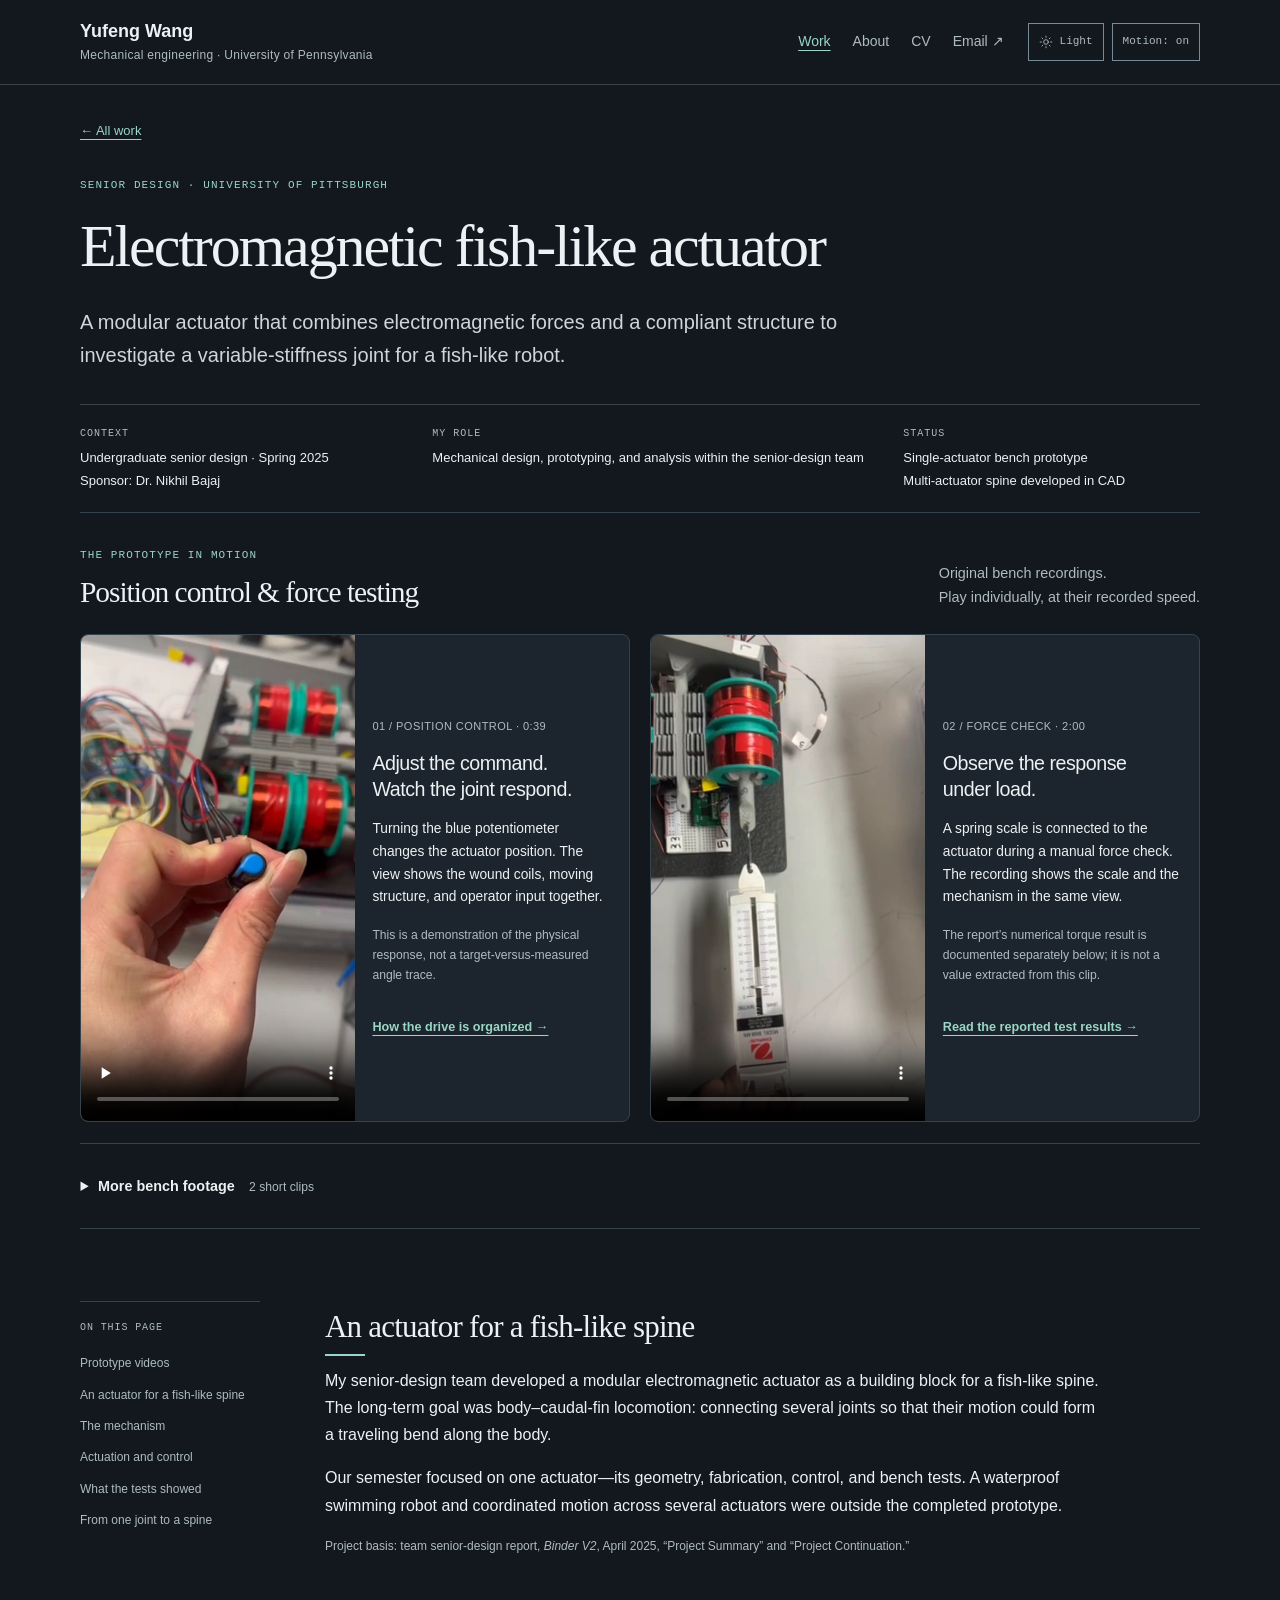
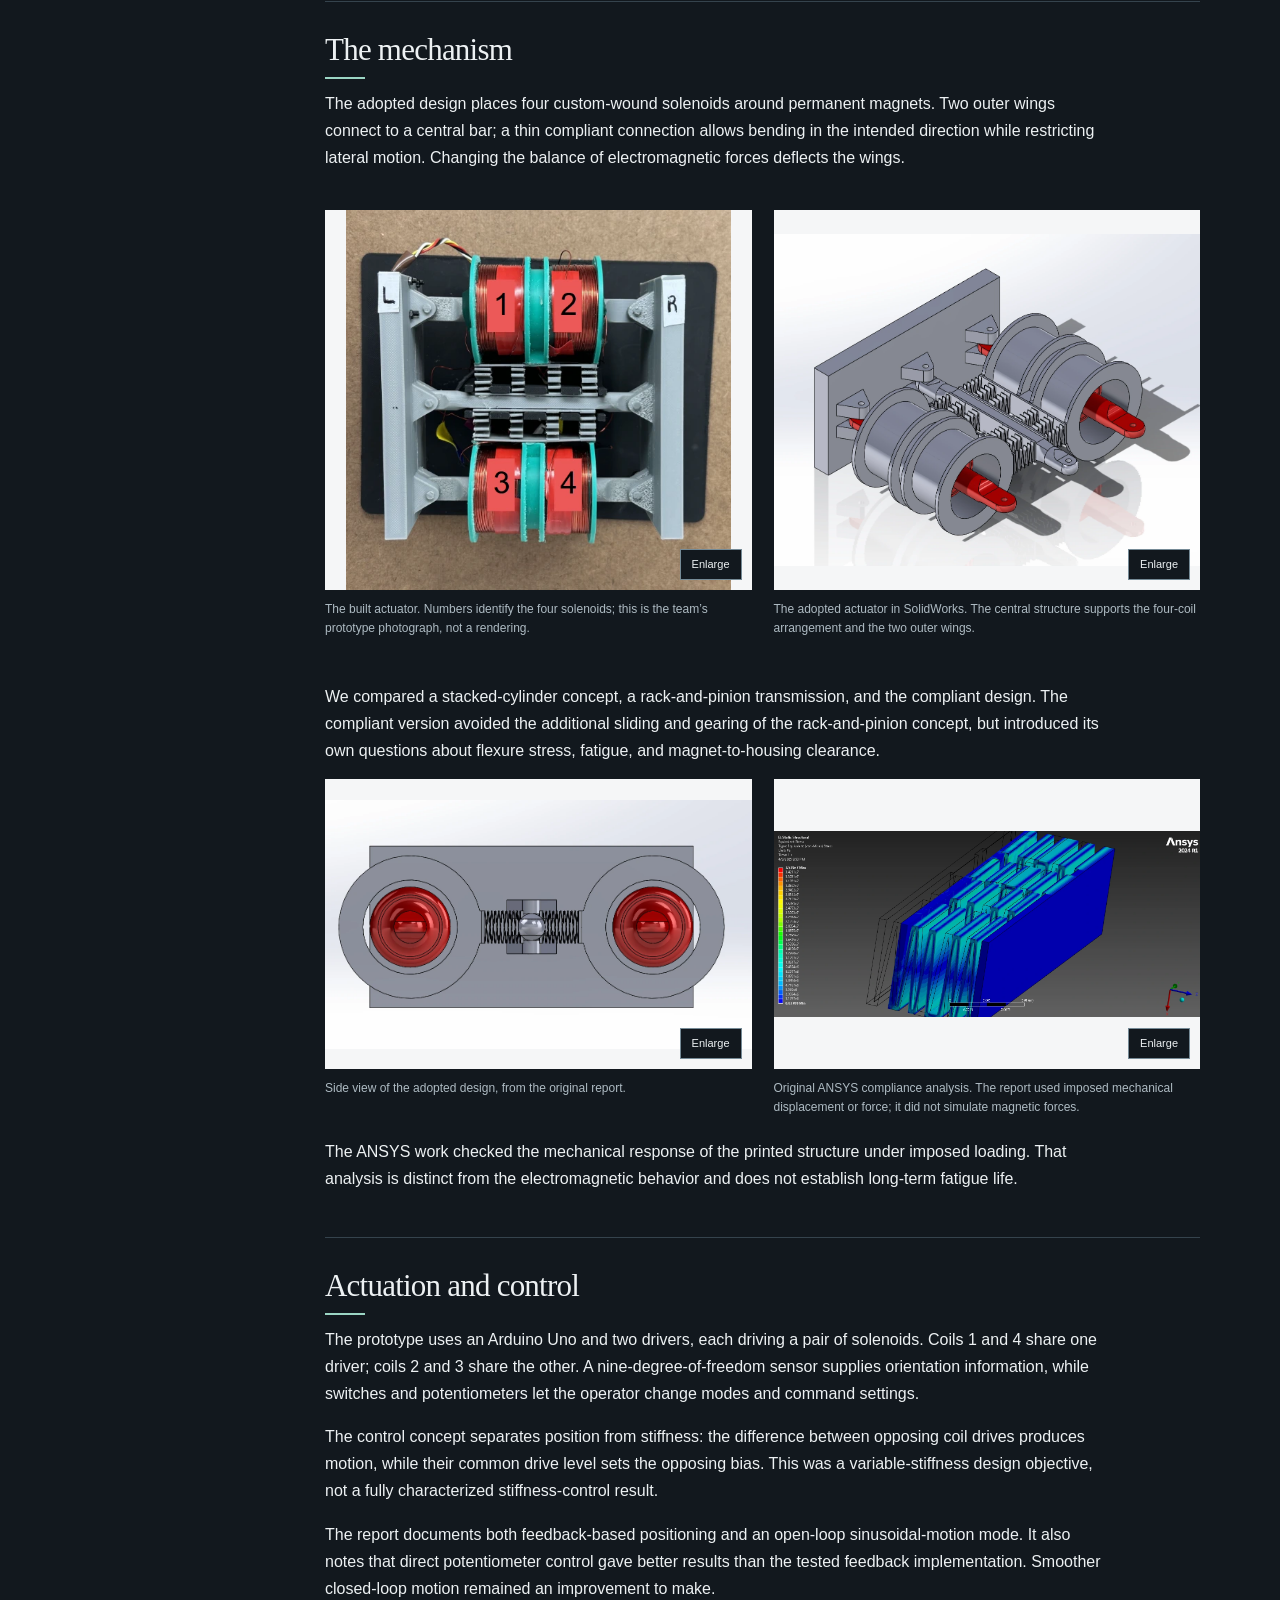
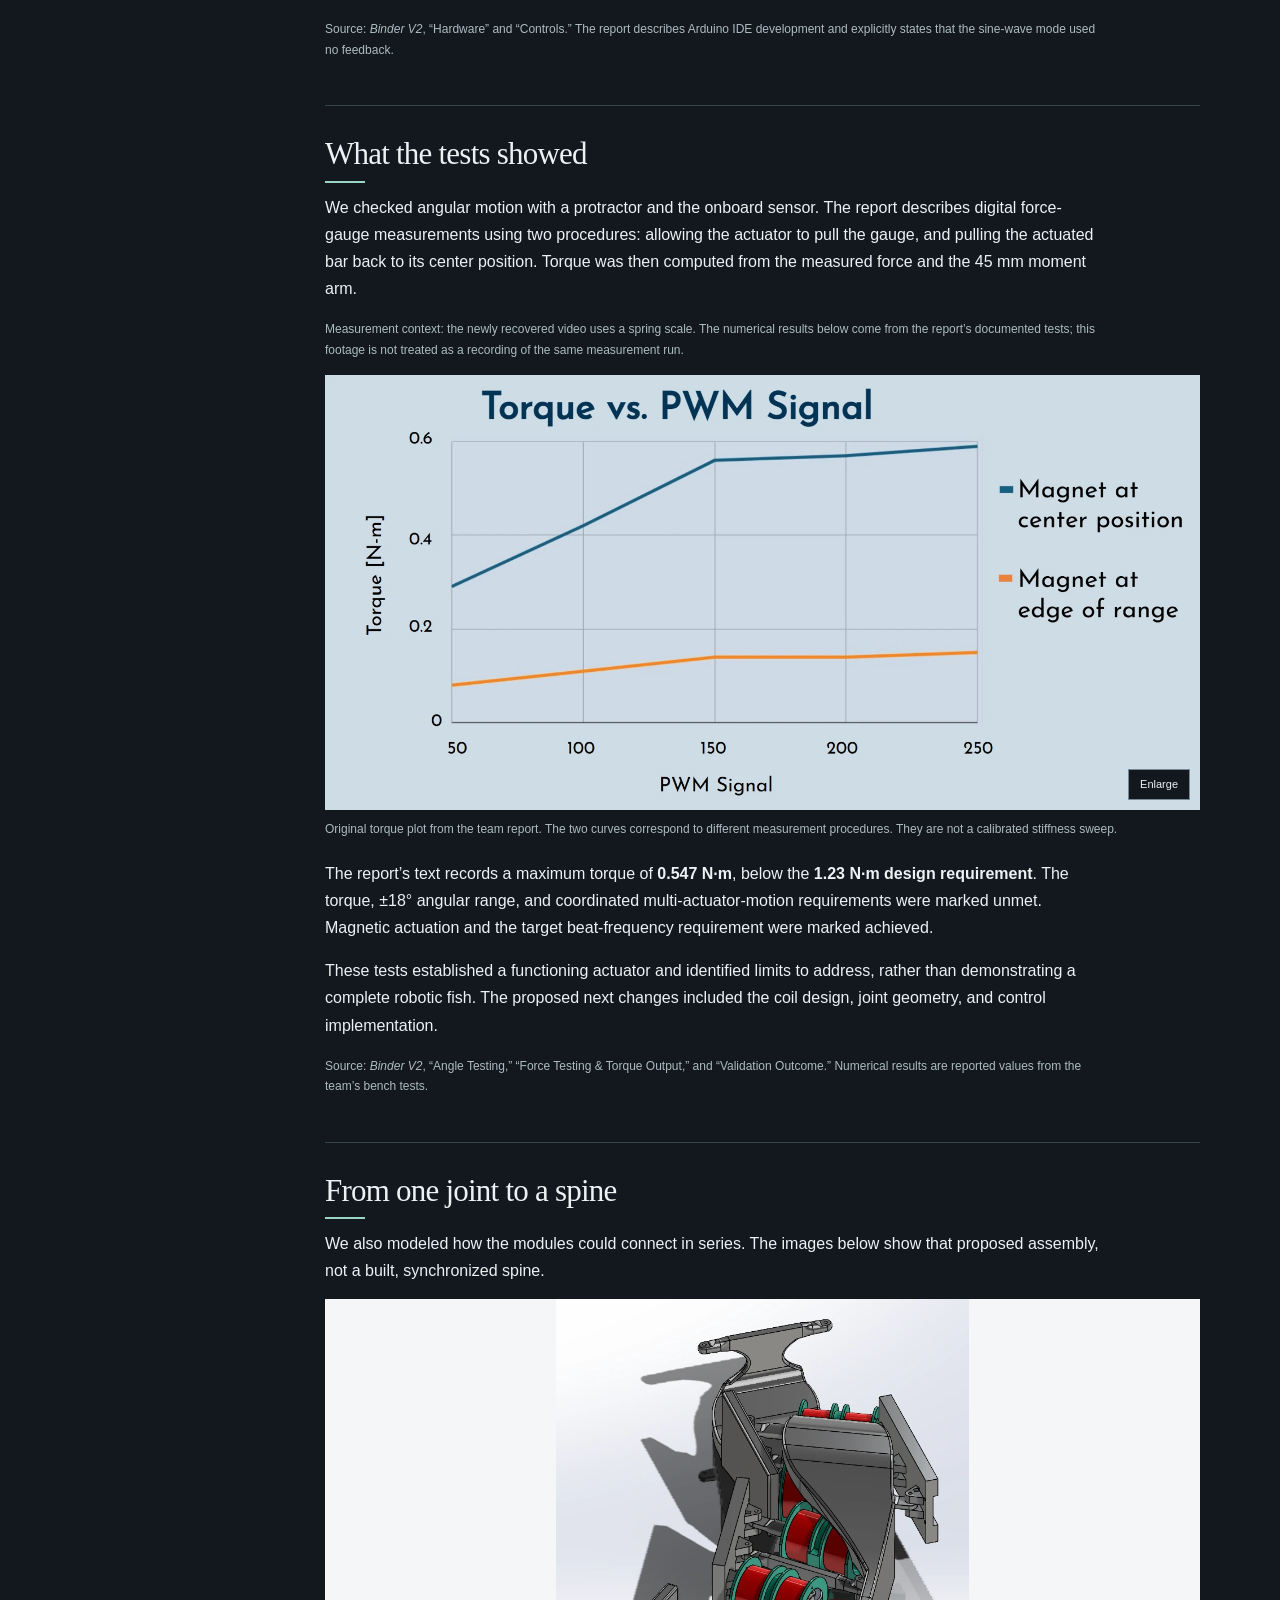
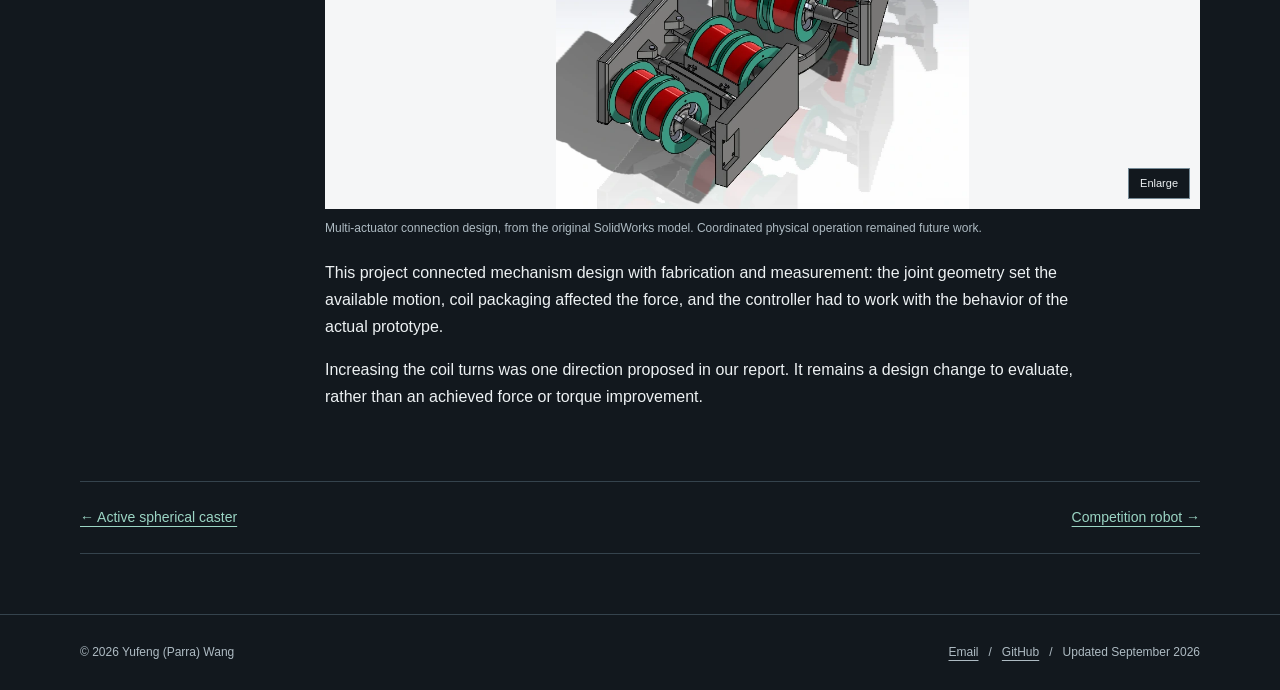
<file: projects/senior-design.html>
<!DOCTYPE html>

<html data-theme="dark" lang="en"><head><meta charset="utf-8"/><meta content="width=device-width, initial-scale=1" name="viewport"/><meta content="Senior-design electromagnetic actuator: original position-control and spring-scale test videos, four-coil mechanism, CAD, and documented torque results." name="description"/><meta content="#12181e" name="theme-color"/><meta content="dark light" name="color-scheme"/><title>Electromagnetic fish-like actuator — Yufeng Wang</title><link href="https://parrwnago.github.io/projects/senior-design.html" rel="canonical"/><meta content="website" property="og:type"/><meta content="Yufeng Wang" property="og:site_name"/><meta content="Electromagnetic fish-like actuator — Yufeng Wang" property="og:title"/><meta content="Senior-design electromagnetic actuator: original position-control and spring-scale test videos, four-coil mechanism, CAD, and documented torque results." property="og:description"/><meta content="https://parrwnago.github.io/projects/senior-design.html" property="og:url"/><meta content="https://parrwnago.github.io/assets/images/social-preview.jpg" property="og:image"/><meta content="The real split-spherical support caster used in HAMR experiments" property="og:image:alt"/><meta content="summary_large_image" name="twitter:card"/><link href="../assets/favicon.svg" rel="icon" type="image/svg+xml"/><script src="../theme-init.js"></script><link href="../styles.css" rel="stylesheet"/><link href="../assets/css/actuator-media.css" rel="stylesheet"/></head><body>
<a class="skip-link" href="#main">Skip to content</a><header class="site-header"><div class="shell header-inner"><a class="brand" href="../index.html">Yufeng Wang<span>Mechanical engineering · University of Pennsylvania</span></a><nav aria-label="Main navigation" class="primary-nav"><a aria-current="page" href="../index.html#work">Work</a><a href="../index.html#about">About</a><a href="../cv.html">CV</a><a href="mailto:paw023@engineering.upenn.edu">Email ↗</a></nav><div aria-label="Display preferences" class="display-controls" role="group"><button aria-label="Switch to light theme" class="theme-toggle" data-theme-toggle="" hidden="" title="Switch to light theme" type="button">
<svg aria-hidden="true" fill="none" height="14" stroke="currentColor" stroke-linecap="round" stroke-width="1.5" viewbox="0 0 24 24" width="14">
<g data-theme-icon="light"><circle cx="12" cy="12" r="4"></circle><path d="M12 2v2m0 16v2M2 12h2m16 0h2M5 5l1.5 1.5m11 11L19 19M5 19l1.5-1.5m11-11L19 5"></path></g>
<path d="M20.4 14A9 9 0 0 1 10 3.6 9 9 0 1 0 20.4 14Z" data-theme-icon="dark"></path></svg><span data-theme-label="">Light</span></button><button aria-label="Decorative page motion" aria-pressed="false" class="motion-toggle" data-motion-toggle="" hidden="" type="button">Motion: <span data-motion-label="">off</span></button></div></div></header>
<main class="shell" id="main"><p class="breadcrumb"><a href="../index.html#projects">← All work</a></p><header class="case-head"><p class="kicker">Senior design · University of Pittsburgh</p><h1>Electromagnetic fish-like actuator</h1><p class="case-intro">A modular actuator that combines electromagnetic forces and a compliant structure to investigate a variable-stiffness joint for a fish-like robot.</p><dl class="project-facts"><div><dt>Context</dt><dd>Undergraduate senior design · Spring 2025<br/>Sponsor: Dr. Nikhil Bajaj</dd></div><div><dt>My role</dt><dd>Mechanical design, prototyping, and analysis within the senior-design team</dd></div><div><dt>Status</dt><dd>Single-actuator bench prototype<br/>Multi-actuator spine developed in CAD</dd></div></dl></header>
<section aria-labelledby="bench-demos-title" class="bench-demos" id="demonstrations">
<div class="bench-demos-heading"><div><p class="kicker">The prototype in motion</p><h2 id="bench-demos-title">Position control &amp; force testing</h2></div><p>Original bench recordings. <br/>Play individually, at their recorded speed.</p></div>
<div class="bench-featured-grid">
<figure class="bench-card">
<div class="bench-video-frame"><video aria-describedby="position-control-description" aria-label="Position-control demonstration" controls="" height="568" id="position-control-video" playsinline="" poster="../assets/images/senior-position-control.webp" preload="none" width="320"><source src="../assets/video/senior-position-control.mp4" type="video/mp4"/>Your browser cannot play this video. <a href="../assets/video/senior-position-control.mp4">Open the position-control recording.</a></video></div>
<figcaption><span class="bench-clip-meta">01 / Position control · 0:39</span><h3>Adjust the command. <br/>Watch the joint respond.</h3><p id="position-control-description">Turning the blue potentiometer changes the actuator position. The view shows the wound coils, moving structure, and operator input together.</p><p class="bench-detail">This is a demonstration of the physical response, not a target-versus-measured angle trace.</p><a class="text-link" href="#controls">How the drive is organized →</a></figcaption>
</figure>
<figure class="bench-card">
<div class="bench-video-frame"><video aria-describedby="force-check-description" aria-label="Spring-scale force measurement on the actuator" controls="" height="568" id="force-check-video" playsinline="" poster="../assets/images/senior-force-check.webp" preload="none" width="320"><source src="../assets/video/senior-force-check.mp4" type="video/mp4"/>Your browser cannot play this video. <a href="../assets/video/senior-force-check.mp4">Open the force-check recording.</a></video></div>
<figcaption><span class="bench-clip-meta">02 / Force check · 2:00</span><h3>Observe the response <br/>under load.</h3><p id="force-check-description">A spring scale is connected to the actuator during a manual force check. The recording shows the scale and the mechanism in the same view.</p><p class="bench-detail">The report’s numerical torque result is documented separately below; it is not a value extracted from this clip.</p><a class="text-link" href="#testing">Read the reported test results →</a></figcaption>
</figure>
</div>
<details class="bench-more"><summary>More bench footage <span>2 short clips</span></summary><div class="bench-extra-grid">
<figure class="bench-extra-card"><video aria-describedby="bench-setup-description" aria-label="Actuator bench setup and power supply" controls="" height="480" id="bench-setup-video" playsinline="" poster="../assets/images/senior-bench-setup.webp" preload="none" width="268"><source src="../assets/video/senior-bench-setup.mp4" type="video/mp4"/>Your browser cannot play this video. <a href="../assets/video/senior-bench-setup.mp4">Open the bench-setup recording.</a></video><figcaption><span class="bench-clip-meta">03 / Bench setup · 0:08</span><h3>Actuator and test equipment</h3><p id="bench-setup-description">A wider view of the assembled actuator, wiring, nearby thermal camera, and bench power supply. No temperature or power result is inferred from this short recording.</p></figcaption></figure>
<figure class="bench-extra-card"><video aria-describedby="actuator-motion-description" aria-label="Close view of actuator motion" controls="" height="568" id="actuator-motion-video" playsinline="" poster="../assets/images/senior-actuator-motion.webp" preload="none" width="320"><source src="../assets/video/senior-actuator-motion.mp4" type="video/mp4"/>Your browser cannot play this video. <a href="../assets/video/senior-actuator-motion.mp4">Open the actuator-motion recording.</a></video><figcaption><span class="bench-clip-meta">04 / Close view · 0:04</span><h3>Motion at the mechanism</h3><p id="actuator-motion-description">A short, closer view of the four-coil arrangement and moving structure during bench operation.</p></figcaption></figure>
</div></details>
</section>
<div class="case-layout"><aside aria-label="On this page" class="contents"><span>On this page</span><a href="#demonstrations">Prototype videos</a><a href="#overview">An actuator for a fish-like spine</a><a href="#mechanism">The mechanism</a><a href="#controls">Actuation and control</a><a href="#testing">What the tests showed</a><a href="#next">From one joint to a spine</a></aside><div class="case-body"><section class="case-section" id="overview"><h2>An actuator for a fish-like spine</h2><p>My senior-design team developed a modular electromagnetic actuator as a building block for a fish-like spine. The long-term goal was body–caudal-fin locomotion: connecting several joints so that their motion could form a traveling bend along the body.</p><p>Our semester focused on one actuator—its geometry, fabrication, control, and bench tests. A waterproof swimming robot and coordinated motion across several actuators were outside the completed prototype.</p><p class="source-note">Project basis: team senior-design report, <em>Binder V2</em>, April 2025, “Project Summary” and “Project Continuation.”</p></section><section class="case-section" id="mechanism"><h2>The mechanism</h2><p>The adopted design places four custom-wound solenoids around permanent magnets. Two outer wings connect to a central bar; a thin compliant connection allows bending in the intended direction while restricting lateral motion. Changing the balance of electromagnetic forces deflects the wings.</p><div class="gallery tall senior-hero"><figure class=""><a class="zoom-link" data-caption="The built actuator. Numbers identify the four solenoids; this is the team’s prototype photograph, not a rendering." data-lightbox="" href="../assets/images/senior-actuator-prototype.webp"><img alt="The actual senior-design actuator, with four numbered copper-wound solenoids and white structural parts" class="" decoding="async" height="551" loading="lazy" src="../assets/images/senior-actuator-prototype.webp" width="558"/></a><figcaption>The built actuator. Numbers identify the four solenoids; this is the team’s prototype photograph, not a rendering.</figcaption></figure><figure class=""><a class="zoom-link" data-caption="The adopted actuator in SolidWorks. The central structure supports the four-coil arrangement and the two outer wings." data-lightbox="" href="../assets/images/senior-actuator-cad.webp"><img alt="Isometric CAD view of the electromagnetic actuator with four coils, magnets, outer wings, and a central compliant structure" class="" decoding="async" height="914" loading="lazy" src="../assets/images/senior-actuator-cad.webp" width="1175"/></a><figcaption>The adopted actuator in SolidWorks. The central structure supports the four-coil arrangement and the two outer wings.</figcaption></figure></div><p>We compared a stacked-cylinder concept, a rack-and-pinion transmission, and the compliant design. The compliant version avoided the additional sliding and gearing of the rack-and-pinion concept, but introduced its own questions about flexure stress, fatigue, and magnet-to-housing clearance.</p><div class="gallery"><figure class=""><a class="zoom-link" data-caption="Side view of the adopted design, from the original report." data-lightbox="" href="../assets/images/senior-actuator-section.webp"><img alt="Side CAD view of the actuator showing the coils and central compliant connection" class="" decoding="async" height="628" loading="lazy" src="../assets/images/senior-actuator-section.webp" width="1075"/></a><figcaption>Side view of the adopted design, from the original report.</figcaption></figure><figure class=""><a class="zoom-link" data-caption="Original ANSYS compliance analysis. The report used imposed mechanical displacement or force; it did not simulate magnetic forces." data-lightbox="" href="../assets/images/senior-compliance-analysis.webp"><img alt="ANSYS view of stress in the compliant part under the imposed mechanical loading" class="" decoding="async" height="639" loading="lazy" src="../assets/images/senior-compliance-analysis.webp" width="1461"/></a><figcaption>Original ANSYS compliance analysis. The report used imposed mechanical displacement or force; it did not simulate magnetic forces.</figcaption></figure></div><p>The ANSYS work checked the mechanical response of the printed structure under imposed loading. That analysis is distinct from the electromagnetic behavior and does not establish long-term fatigue life.</p></section><section class="case-section" id="controls"><h2>Actuation and control</h2><p>The prototype uses an Arduino Uno and two drivers, each driving a pair of solenoids. Coils 1 and 4 share one driver; coils 2 and 3 share the other. A nine-degree-of-freedom sensor supplies orientation information, while switches and potentiometers let the operator change modes and command settings.</p><p>The control concept separates position from stiffness: the difference between opposing coil drives produces motion, while their common drive level sets the opposing bias. This was a variable-stiffness design objective, not a fully characterized stiffness-control result.</p><p>The report documents both feedback-based positioning and an open-loop sinusoidal-motion mode. It also notes that direct potentiometer control gave better results than the tested feedback implementation. Smoother closed-loop motion remained an improvement to make.</p><p class="source-note">Source: <em>Binder V2</em>, “Hardware” and “Controls.” The report describes Arduino IDE development and explicitly states that the sine-wave mode used no feedback.</p></section><section class="case-section" id="testing"><h2>What the tests showed</h2><p>We checked angular motion with a protractor and the onboard sensor. The report describes digital force-gauge measurements using two procedures: allowing the actuator to pull the gauge, and pulling the actuated bar back to its center position. Torque was then computed from the measured force and the 45 mm moment arm.</p><p class="source-note">Measurement context: the newly recovered video uses a spring scale. The numerical results below come from the report’s documented tests; this footage is not treated as a recording of the same measurement run.</p><div class="gallery wide"><figure class=""><a class="zoom-link" data-caption="Original torque plot from the team report. The two curves correspond to different measurement procedures. They are not a calibrated stiffness sweep." data-lightbox="" href="../assets/images/senior-torque-test.webp"><img alt="Original report plot of torque versus PWM for two force-gauge measurement procedures" class="" decoding="async" height="796" loading="lazy" src="../assets/images/senior-torque-test.webp" width="1600"/></a><figcaption>Original torque plot from the team report. The two curves correspond to different measurement procedures. They are not a calibrated stiffness sweep.</figcaption></figure></div><p>The report’s text records a maximum torque of <strong>0.547 N·m</strong>, below the <strong>1.23 N·m design requirement</strong>. The torque, ±18° angular range, and coordinated multi-actuator-motion requirements were marked unmet. Magnetic actuation and the target beat-frequency requirement were marked achieved.</p><p>These tests established a functioning actuator and identified limits to address, rather than demonstrating a complete robotic fish. The proposed next changes included the coil design, joint geometry, and control implementation.</p><p class="source-note">Source: <em>Binder V2</em>, “Angle Testing,” “Force Testing &amp; Torque Output,” and “Validation Outcome.” Numerical results are reported values from the team’s bench tests.</p></section><section class="case-section" id="next"><h2>From one joint to a spine</h2><p>We also modeled how the modules could connect in series. The images below show that proposed assembly, not a built, synchronized spine.</p><div class="gallery wide"><figure class=""><a class="zoom-link" data-caption="Multi-actuator connection design, from the original SolidWorks model. Coordinated physical operation remained future work." data-lightbox="" href="../assets/images/senior-actuator-chain.webp"><img alt="CAD model of several linked electromagnetic actuator modules" class="" decoding="async" height="903" loading="lazy" src="../assets/images/senior-actuator-chain.webp" width="732"/></a><figcaption>Multi-actuator connection design, from the original SolidWorks model. Coordinated physical operation remained future work.</figcaption></figure></div><p>This project connected mechanism design with fabrication and measurement: the joint geometry set the available motion, coil packaging affected the force, and the controller had to work with the behavior of the actual prototype.</p><p>Increasing the coil turns was one direction proposed in our report. It remains a design change to evaluate, rather than an achieved force or torque improvement.</p></section></div></div><nav aria-label="Related projects" class="related"><a href="../research/active-spherical-caster.html">← Active spherical caster</a><a href="mechatronics.html">Competition robot →</a></nav></main><footer class="site-footer"><div class="shell footer-inner"><span>© 2026 Yufeng (Parra) Wang</span><span><a href="mailto:paw023@engineering.upenn.edu">Email</a>   /   <a href="https://github.com/parrwnago" rel="noopener noreferrer" target="_blank">GitHub</a>   /   Updated September 2026</span></div></footer><dialog aria-labelledby="image-viewer-title" class="lightbox" id="image-viewer"><div class="lightbox-toolbar"><span id="image-viewer-title">Project image</span><button aria-label="Close enlarged image" class="lightbox-close" type="button">Close ×</button></div><img alt="Enlarged project image"/><p class="lightbox-caption"></p></dialog><script defer="" src="../script.js"></script></body></html>
</file>
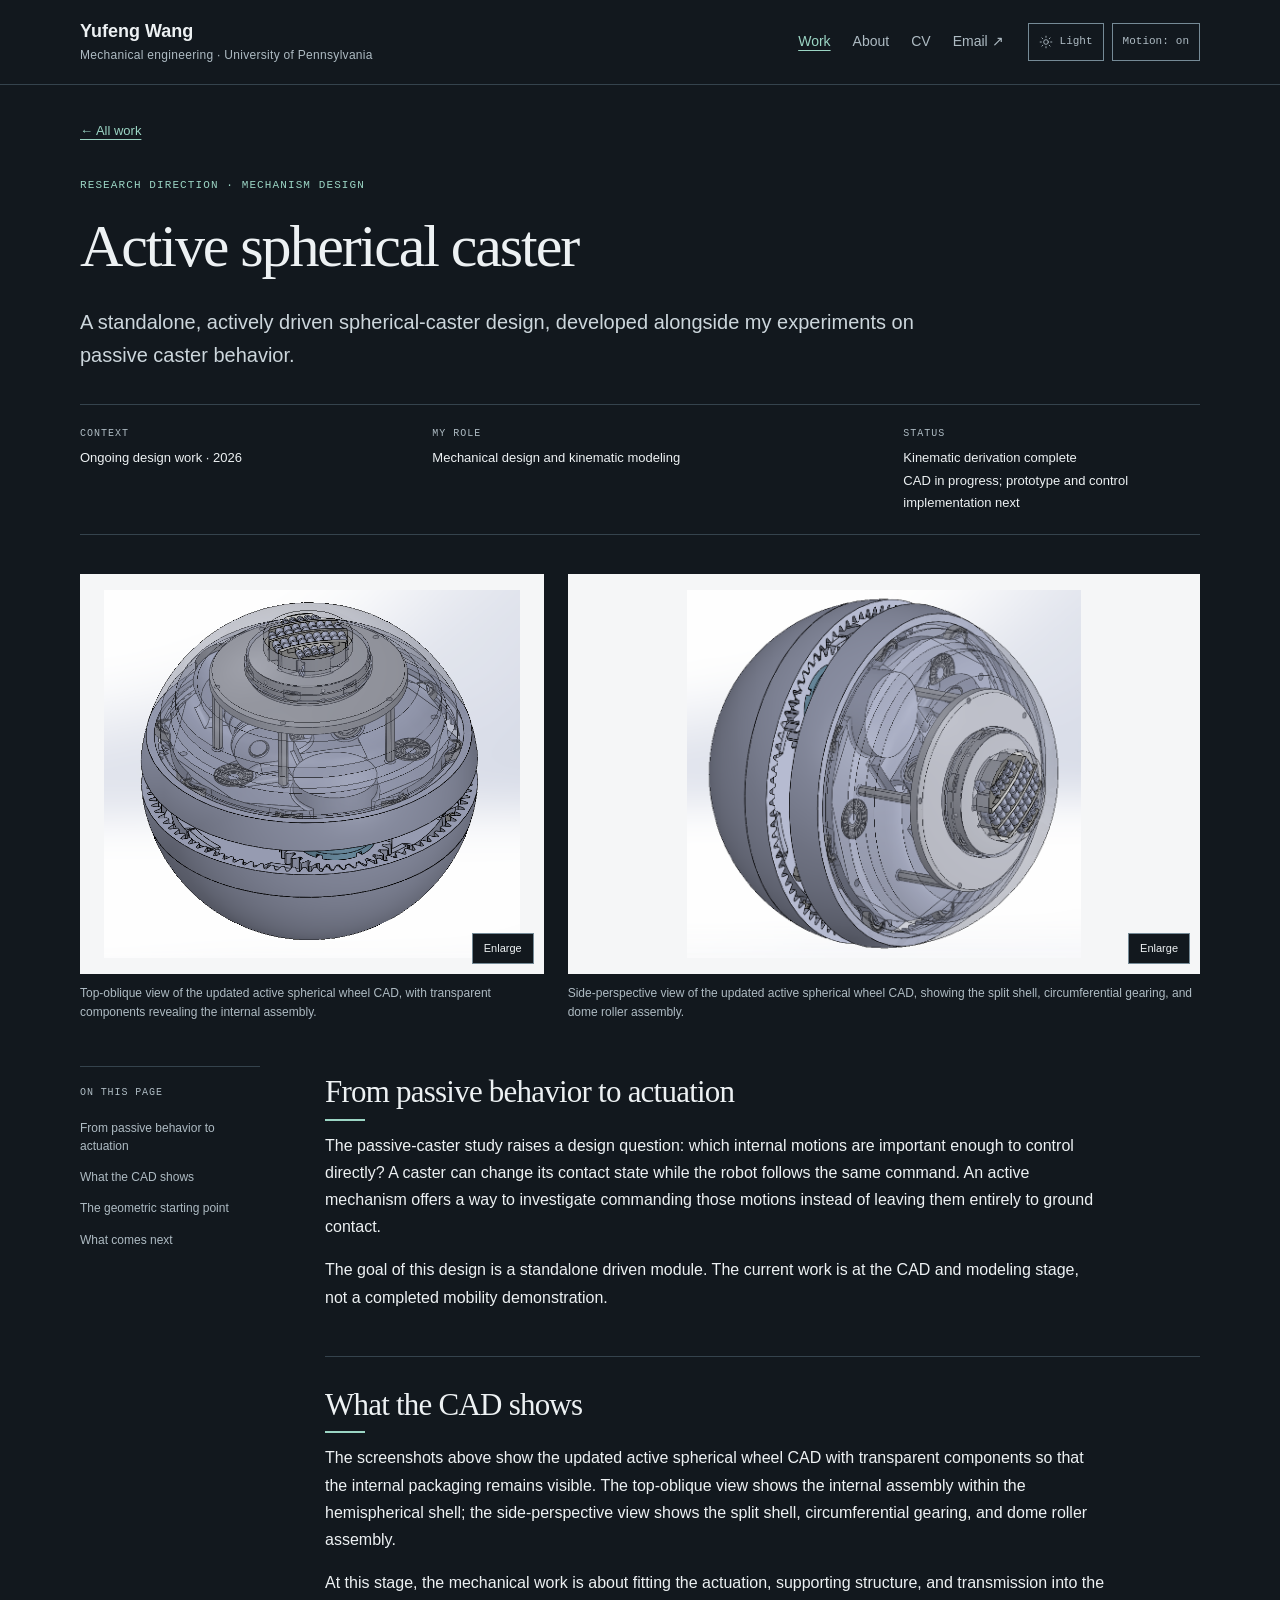
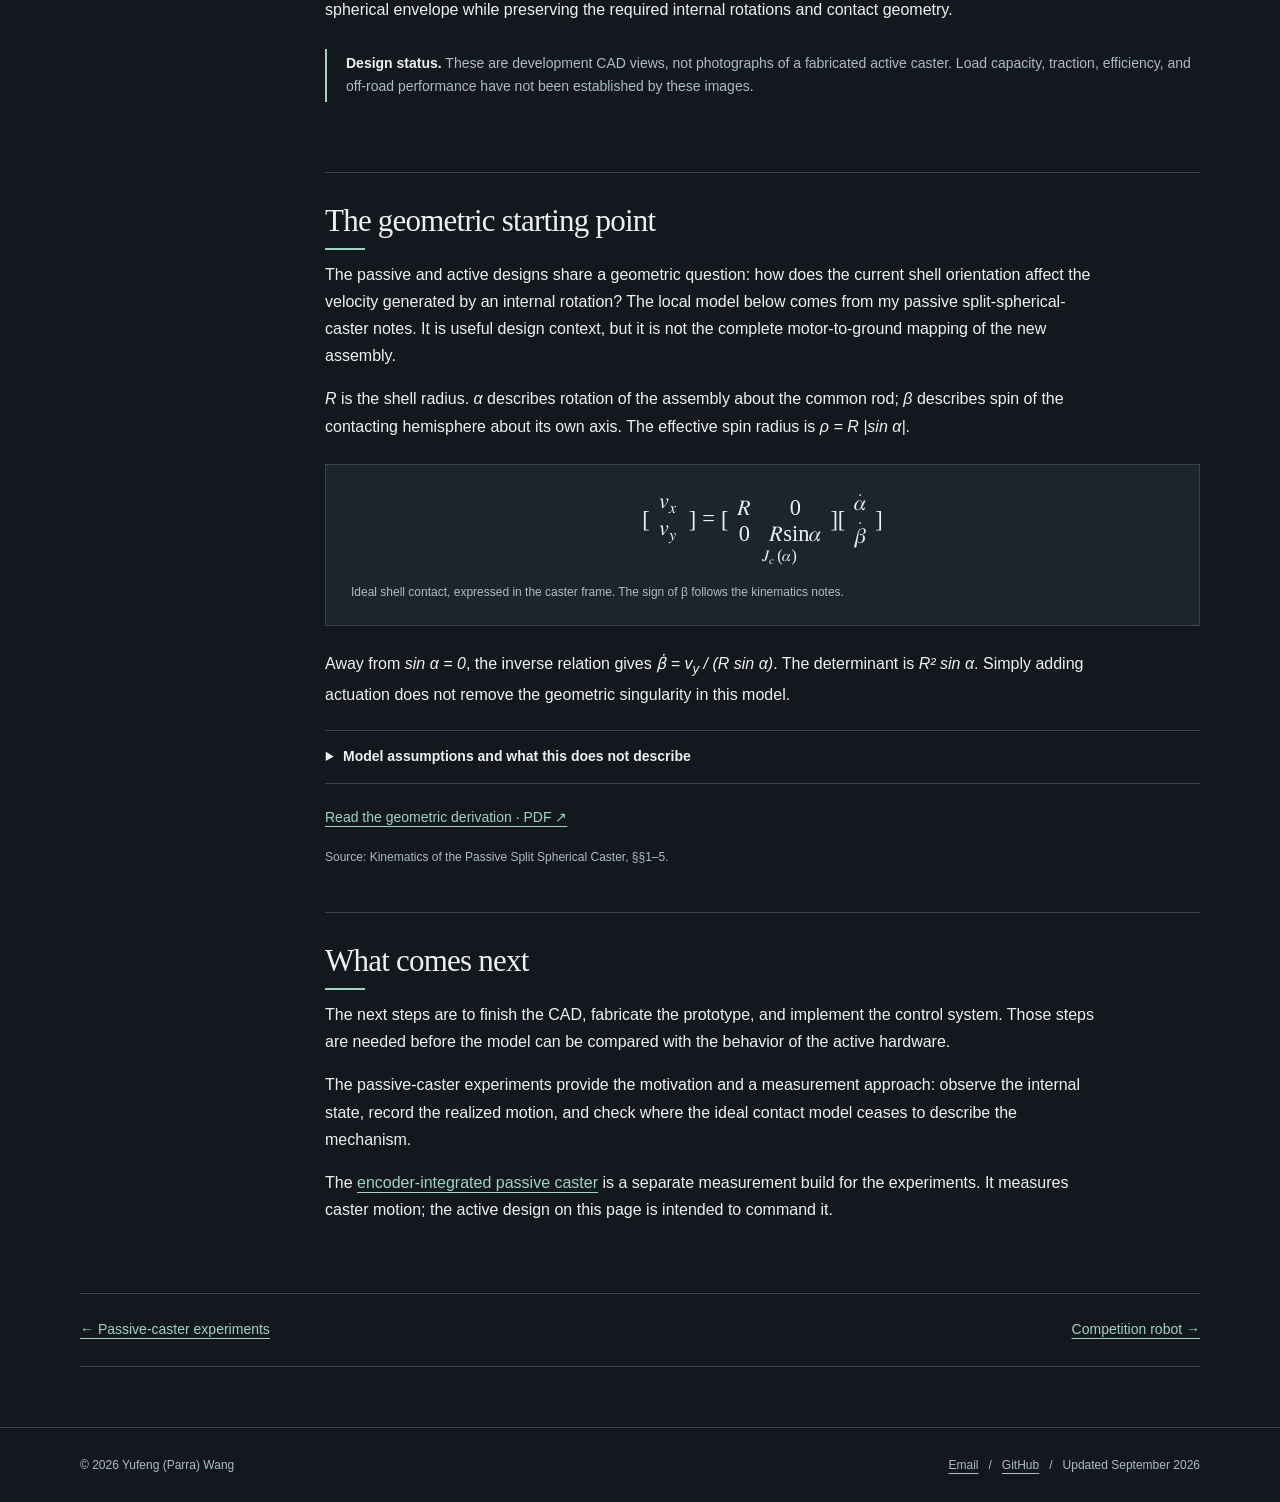
<file: research/active-spherical-caster.html>
<!DOCTYPE html>

<html data-theme="dark" lang="en"><head><meta charset="utf-8"/><meta content="width=device-width, initial-scale=1" name="viewport"/><meta content="Original active spherical caster CAD and ongoing mechanism design, with a concise explanation of the local kinematics." name="description"/><meta content="#12181e" name="theme-color"/><meta content="dark light" name="color-scheme"/><title>Active spherical caster — Yufeng Wang</title><link href="https://parrwnago.github.io/research/active-spherical-caster.html" rel="canonical"/><meta content="website" property="og:type"/><meta content="Yufeng Wang" property="og:site_name"/><meta content="Active spherical caster — Yufeng Wang" property="og:title"/><meta content="Original active spherical caster CAD and ongoing mechanism design, with a concise explanation of the local kinematics." property="og:description"/><meta content="https://parrwnago.github.io/research/active-spherical-caster.html" property="og:url"/><meta content="https://parrwnago.github.io/assets/images/social-preview.jpg" property="og:image"/><meta content="The real split-spherical support caster used in HAMR experiments" property="og:image:alt"/><meta content="summary_large_image" name="twitter:card"/><link href="../assets/favicon.svg" rel="icon" type="image/svg+xml"/><script src="../theme-init.js"></script><link href="../styles.css" rel="stylesheet"/></head><body>
<a class="skip-link" href="#main">Skip to content</a><header class="site-header"><div class="shell header-inner"><a class="brand" href="../index.html">Yufeng Wang<span>Mechanical engineering · University of Pennsylvania</span></a><nav aria-label="Main navigation" class="primary-nav"><a aria-current="page" href="../index.html#work">Work</a><a href="../index.html#about">About</a><a href="../cv.html">CV</a><a href="mailto:paw023@engineering.upenn.edu">Email ↗</a></nav><div aria-label="Display preferences" class="display-controls" role="group"><button aria-label="Switch to light theme" class="theme-toggle" data-theme-toggle="" hidden="" title="Switch to light theme" type="button">
<svg aria-hidden="true" fill="none" height="14" stroke="currentColor" stroke-linecap="round" stroke-width="1.5" viewbox="0 0 24 24" width="14">
<g data-theme-icon="light"><circle cx="12" cy="12" r="4"></circle><path d="M12 2v2m0 16v2M2 12h2m16 0h2M5 5l1.5 1.5m11 11L19 19M5 19l1.5-1.5m11-11L19 5"></path></g>
<path d="M20.4 14A9 9 0 0 1 10 3.6 9 9 0 1 0 20.4 14Z" data-theme-icon="dark"></path></svg><span data-theme-label="">Light</span></button><button aria-label="Decorative page motion" aria-pressed="false" class="motion-toggle" data-motion-toggle="" hidden="" type="button">Motion: <span data-motion-label="">off</span></button></div></div></header>
<main class="shell" id="main"><p class="breadcrumb"><a href="../index.html#work">← All work</a></p><header class="case-head"><p class="kicker">Research direction · mechanism design</p><h1>Active spherical caster</h1><p class="case-intro">A standalone, actively driven spherical-caster design, developed alongside my experiments on passive caster behavior.</p><dl class="project-facts"><div><dt>Context</dt><dd>Ongoing design work · 2026</dd></div><div><dt>My role</dt><dd>Mechanical design and kinematic modeling</dd></div><div><dt>Status</dt><dd>Kinematic derivation complete<br/>CAD in progress; prototype and control implementation next</dd></div></dl></header><div class="two-cad"><figure class=""><a class="zoom-link" data-caption="Top-oblique view of the updated active spherical wheel CAD, with transparent components revealing the internal assembly." data-lightbox="" href="../assets/images/active-caster-overview-20261012-original.png"><img alt="Top-oblique CAD view of the active spherical wheel with a transparent upper hemisphere and visible internal components" class="" decoding="async" height="719" loading="lazy" src="../assets/images/active-caster-overview-20261012.webp" width="812"/></a><figcaption>Top-oblique view of the updated active spherical wheel CAD, with transparent components revealing the internal assembly.</figcaption></figure><figure class=""><a class="zoom-link" data-caption="Side-perspective view of the updated active spherical wheel CAD, showing the split shell, circumferential gearing, and dome roller assembly." data-lightbox="" href="../assets/images/active-caster-side-20261012-original.png"><img alt="Side-perspective CAD view of the active spherical wheel with a transparent shell, circumferential gearing, and dome roller assembly" class="" decoding="async" height="779" loading="lazy" src="../assets/images/active-caster-side-20261012.webp" width="833"/></a><figcaption>Side-perspective view of the updated active spherical wheel CAD, showing the split shell, circumferential gearing, and dome roller assembly.</figcaption></figure></div><div class="case-layout"><aside aria-label="On this page" class="contents"><span>On this page</span><a href="#motivation">From passive behavior to actuation</a><a href="#design">What the CAD shows</a><a href="#kinematics">The geometric starting point</a><a href="#next">What comes next</a></aside><div class="case-body"><section class="case-section" id="motivation"><h2>From passive behavior to actuation</h2><p>The passive-caster study raises a design question: which internal motions are important enough to control directly? A caster can change its contact state while the robot follows the same command. An active mechanism offers a way to investigate commanding those motions instead of leaving them entirely to ground contact.</p><p>The goal of this design is a standalone driven module. The current work is at the CAD and modeling stage, not a completed mobility demonstration.</p></section><section class="case-section" id="design"><h2>What the CAD shows</h2><p>The screenshots above show the updated active spherical wheel CAD with transparent components so that the internal packaging remains visible. The top-oblique view shows the internal assembly within the hemispherical shell; the side-perspective view shows the split shell, circumferential gearing, and dome roller assembly.</p><p>At this stage, the mechanical work is about fitting the actuation, supporting structure, and transmission into the spherical envelope while preserving the required internal rotations and contact geometry.</p><div class="note"><strong>Design status.</strong> These are development CAD views, not photographs of a fabricated active caster. Load capacity, traction, efficiency, and off-road performance have not been established by these images.</div></section><section class="case-section" id="kinematics"><h2>The geometric starting point</h2><p>The passive and active designs share a geometric question: how does the current shell orientation affect the velocity generated by an internal rotation? The local model below comes from my passive split-spherical-caster notes. It is useful design context, but it is not the complete motor-to-ground mapping of the new assembly.</p><p><em>R</em> is the shell radius. <em>α</em> describes rotation of the assembly about the common rod; <em>β</em> describes spin of the contacting hemisphere about its own axis. The effective spin radius is <em>ρ = R |sin α|</em>.</p><div class="math-block"><math aria-label="vx, vy equals the diagonal matrix R, R sine alpha, times alpha dot, beta dot" display="block"><mrow><mo>[</mo><mtable><mtr><mtd><msub><mi>v</mi><mi>x</mi></msub></mtd></mtr><mtr><mtd><msub><mi>v</mi><mi>y</mi></msub></mtd></mtr></mtable><mo>]</mo><mo>=</mo><munder><mrow><mo>[</mo><mtable columnspacing="1em"><mtr><mtd><mi>R</mi></mtd><mtd><mn>0</mn></mtd></mtr><mtr><mtd><mn>0</mn></mtd><mtd><mi>R</mi><mi mathvariant="normal">sin</mi><mi>α</mi></mtd></mtr></mtable><mo>]</mo></mrow><mrow><msub><mi>J</mi><mi>c</mi></msub><mo>(</mo><mi>α</mi><mo>)</mo></mrow></munder><mo>[</mo><mtable><mtr><mtd><mover><mi>α</mi><mo>˙</mo></mover></mtd></mtr><mtr><mtd><mover><mi>β</mi><mo>˙</mo></mover></mtd></mtr></mtable><mo>]</mo></mrow></math><p class="math-caption">Ideal shell contact, expressed in the caster frame. The sign of β follows the kinematics notes.</p></div><p>Away from <em>sin α = 0</em>, the inverse relation gives <em>β̇ = v<sub>y</sub> / (R sin α)</em>. The determinant is <em>R² sin α</em>. Simply adding actuation does not remove the geometric singularity in this model.</p><details><summary>Model assumptions and what this does not describe</summary><p>The ground is locally flat, the shell is rigid, and the center-to-contact vector is vertical. The velocity relation assumes no slip at the current shell contact. Whole-caster yaw rotates this velocity into the world frame; it is a separate coordinate.</p><p>This local model does not reproduce the detailed seam/roller contact geometry, contact switching, friction, motor dynamics, or the transmission in the active CAD. It should not be read as a full hardware simulation.</p></details><div class="link-row"><a href="../assets/docs/split-sphere-kinematics-excerpt.pdf" rel="noopener" target="_blank">Read the geometric derivation · PDF ↗</a></div><p class="source-note">Source: Kinematics of the Passive Split Spherical Caster, §§1–5.</p></section><section class="case-section" id="next"><h2>What comes next</h2><p>The next steps are to finish the CAD, fabricate the prototype, and implement the control system. Those steps are needed before the model can be compared with the behavior of the active hardware.</p><p>The passive-caster experiments provide the motivation and a measurement approach: observe the internal state, record the realized motion, and check where the ideal contact model ceases to describe the mechanism.</p><p>The <a href="hamr.html#encoder">encoder-integrated passive caster</a> is a separate measurement build for the experiments. It measures caster motion; the active design on this page is intended to command it.</p></section></div></div><nav aria-label="Related projects" class="related"><a href="hamr.html">← Passive-caster experiments</a><a href="../projects/mechatronics.html">Competition robot →</a></nav></main><footer class="site-footer"><div class="shell footer-inner"><span>© 2026 Yufeng (Parra) Wang</span><span><a href="mailto:paw023@engineering.upenn.edu">Email</a>   /   <a href="https://github.com/parrwnago" rel="noopener noreferrer" target="_blank">GitHub</a>   /   Updated September 2026</span></div></footer><dialog aria-labelledby="image-viewer-title" class="lightbox" id="image-viewer"><div class="lightbox-toolbar"><span id="image-viewer-title">Project image</span><button aria-label="Close enlarged image" class="lightbox-close" type="button">Close ×</button></div><img alt="Enlarged project image"/><p class="lightbox-caption"></p></dialog><script defer="" src="../script.js"></script></body></html>
</file>
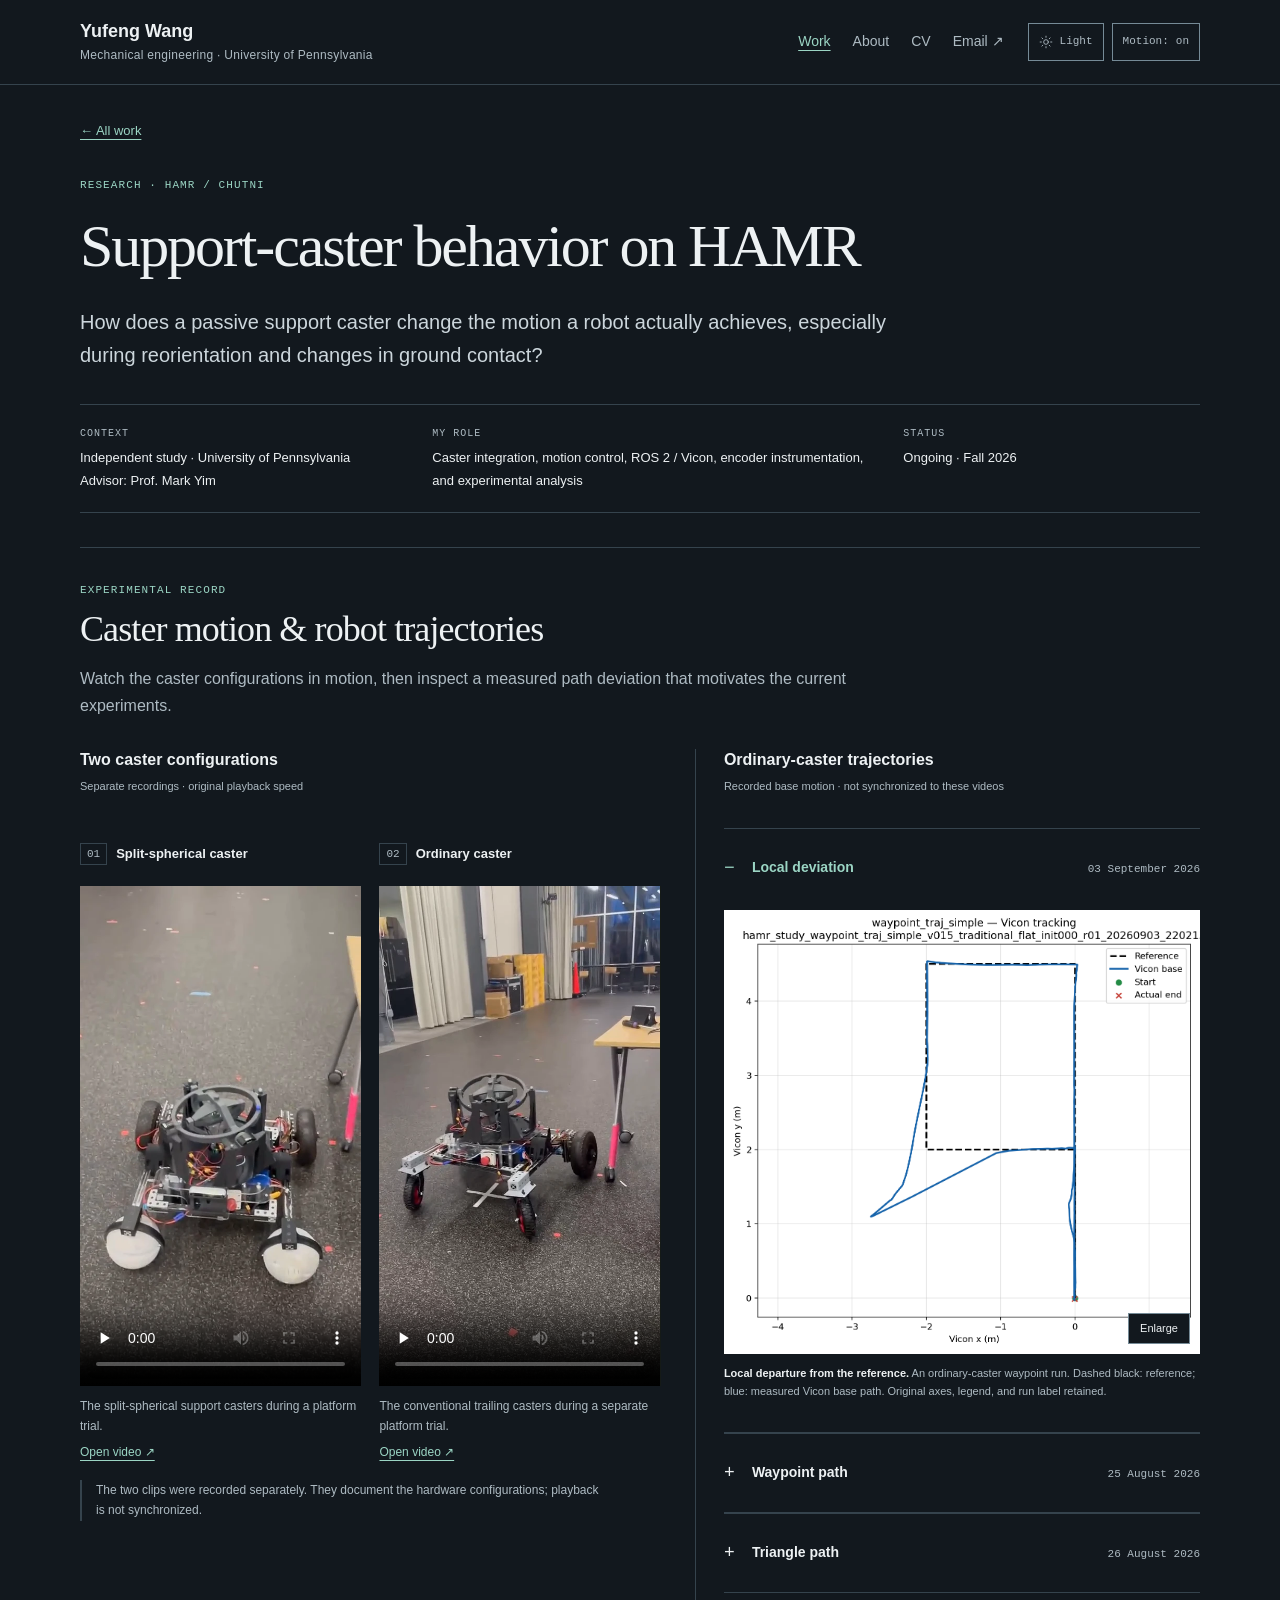
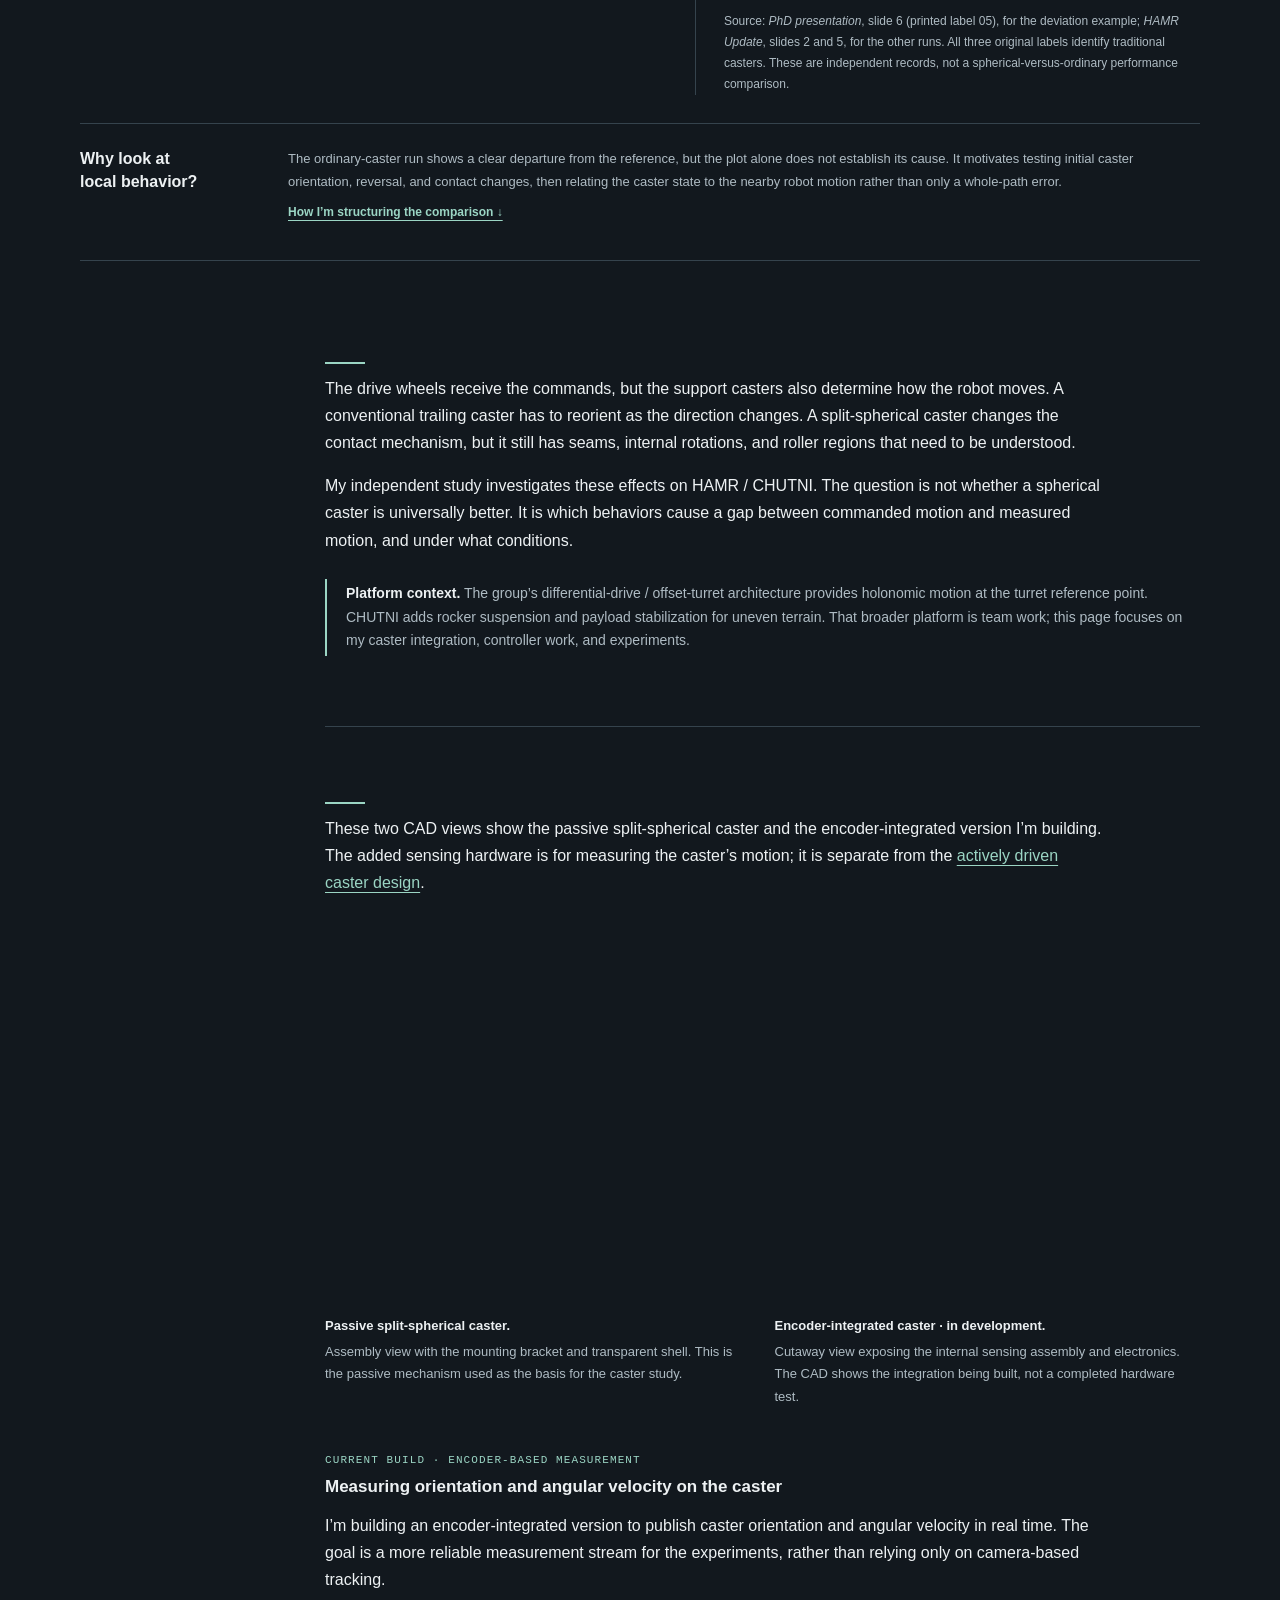
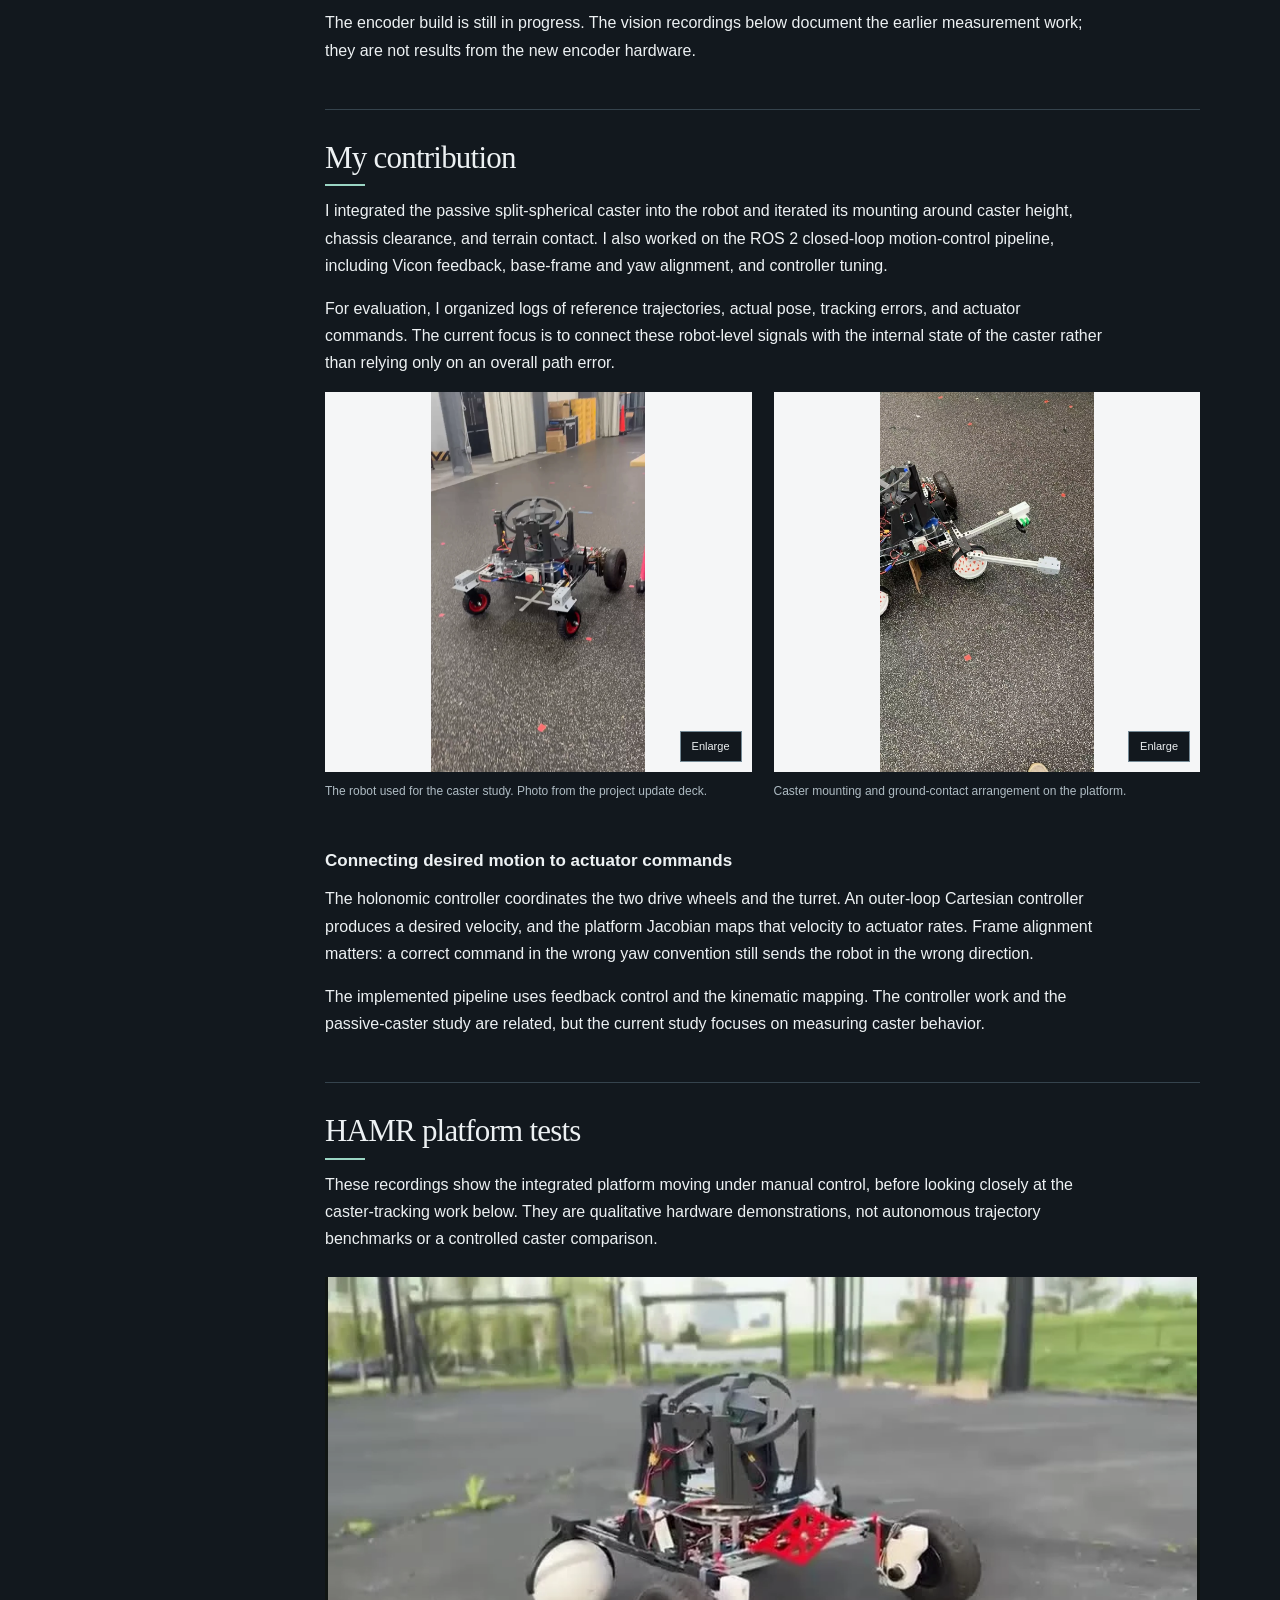
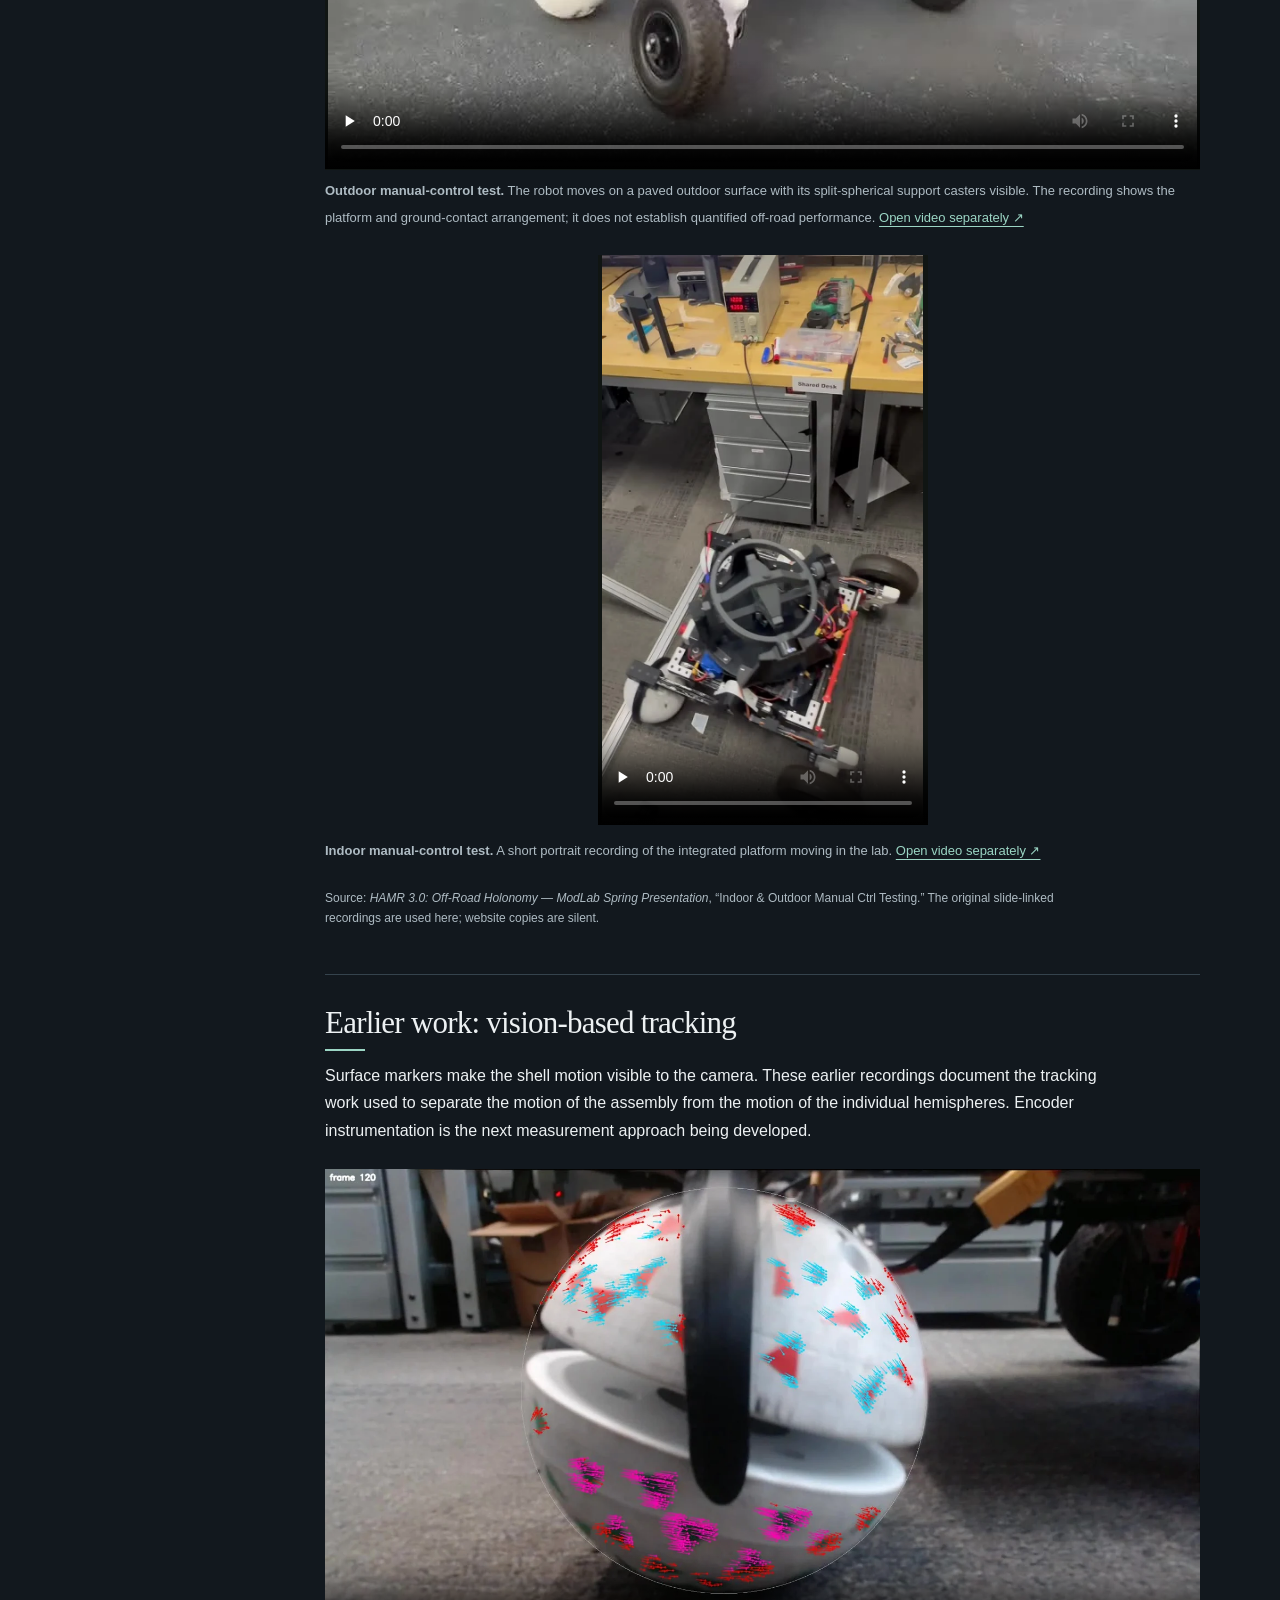
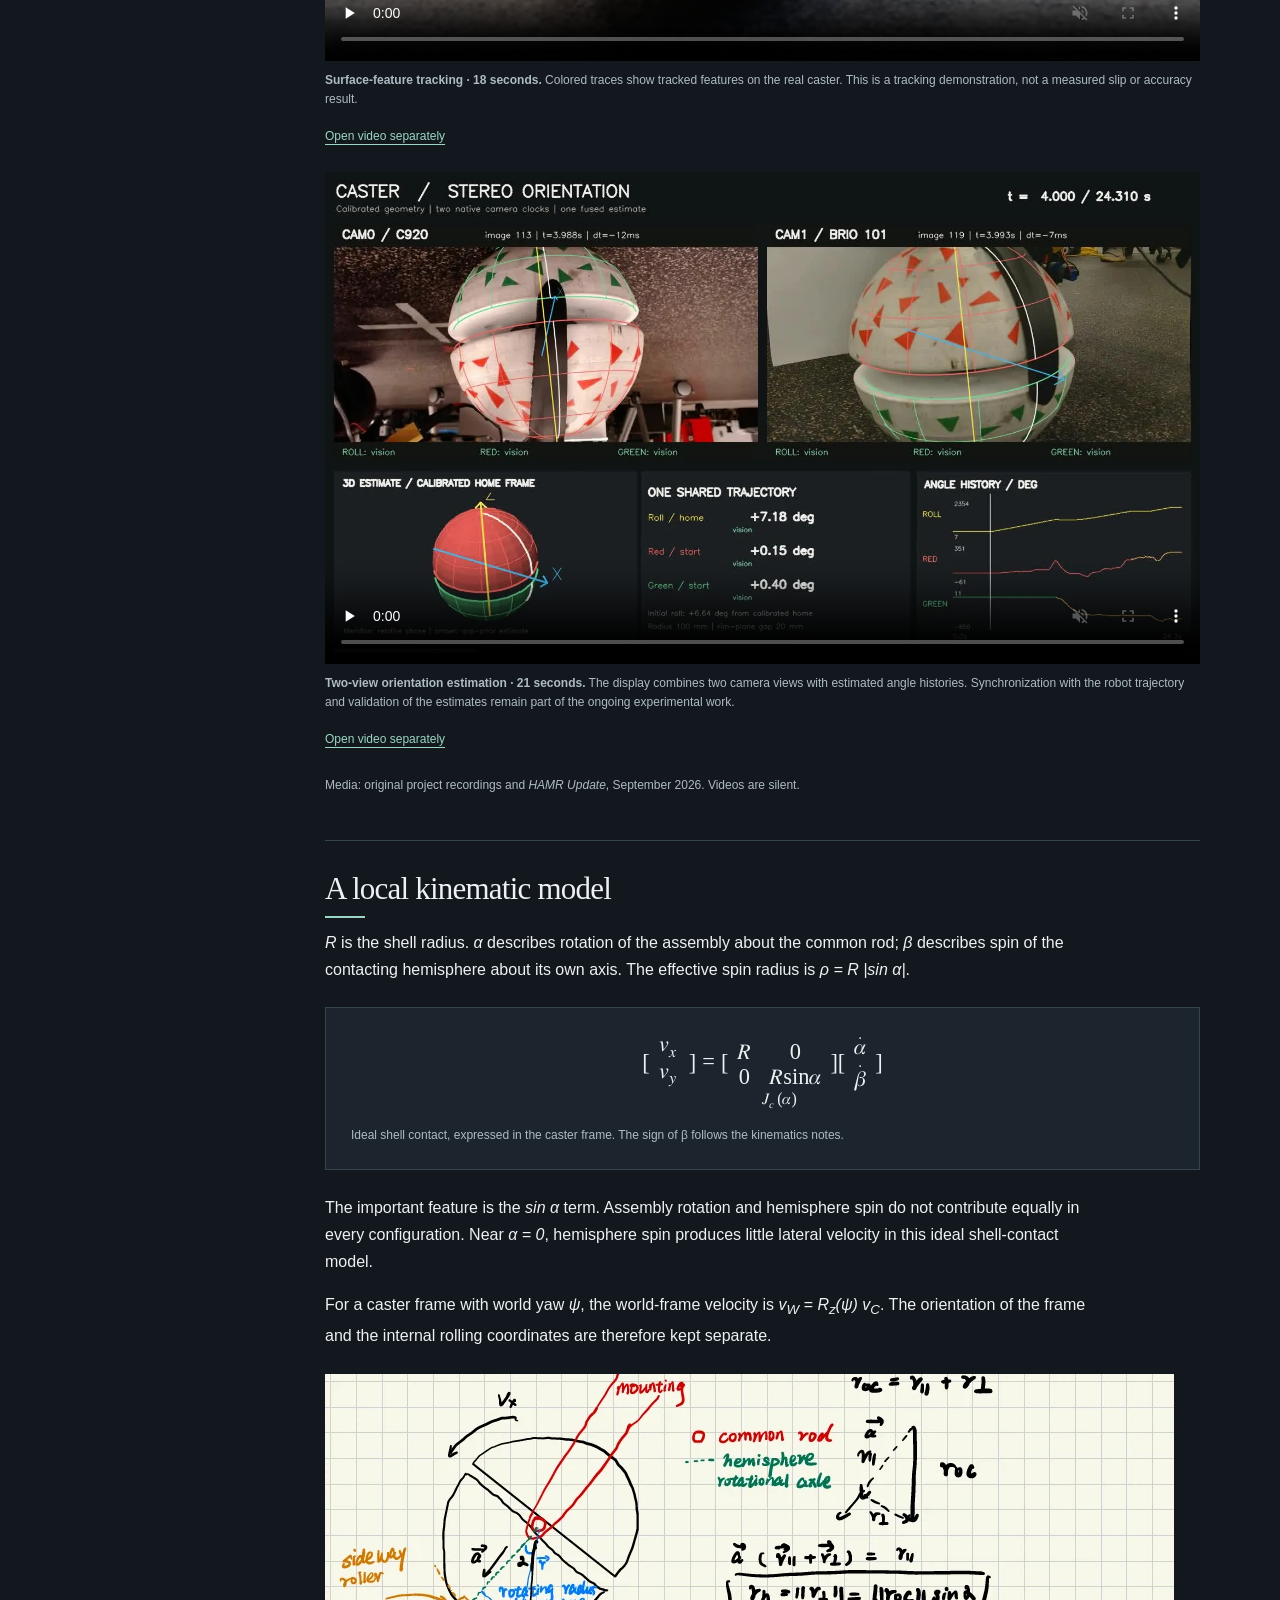
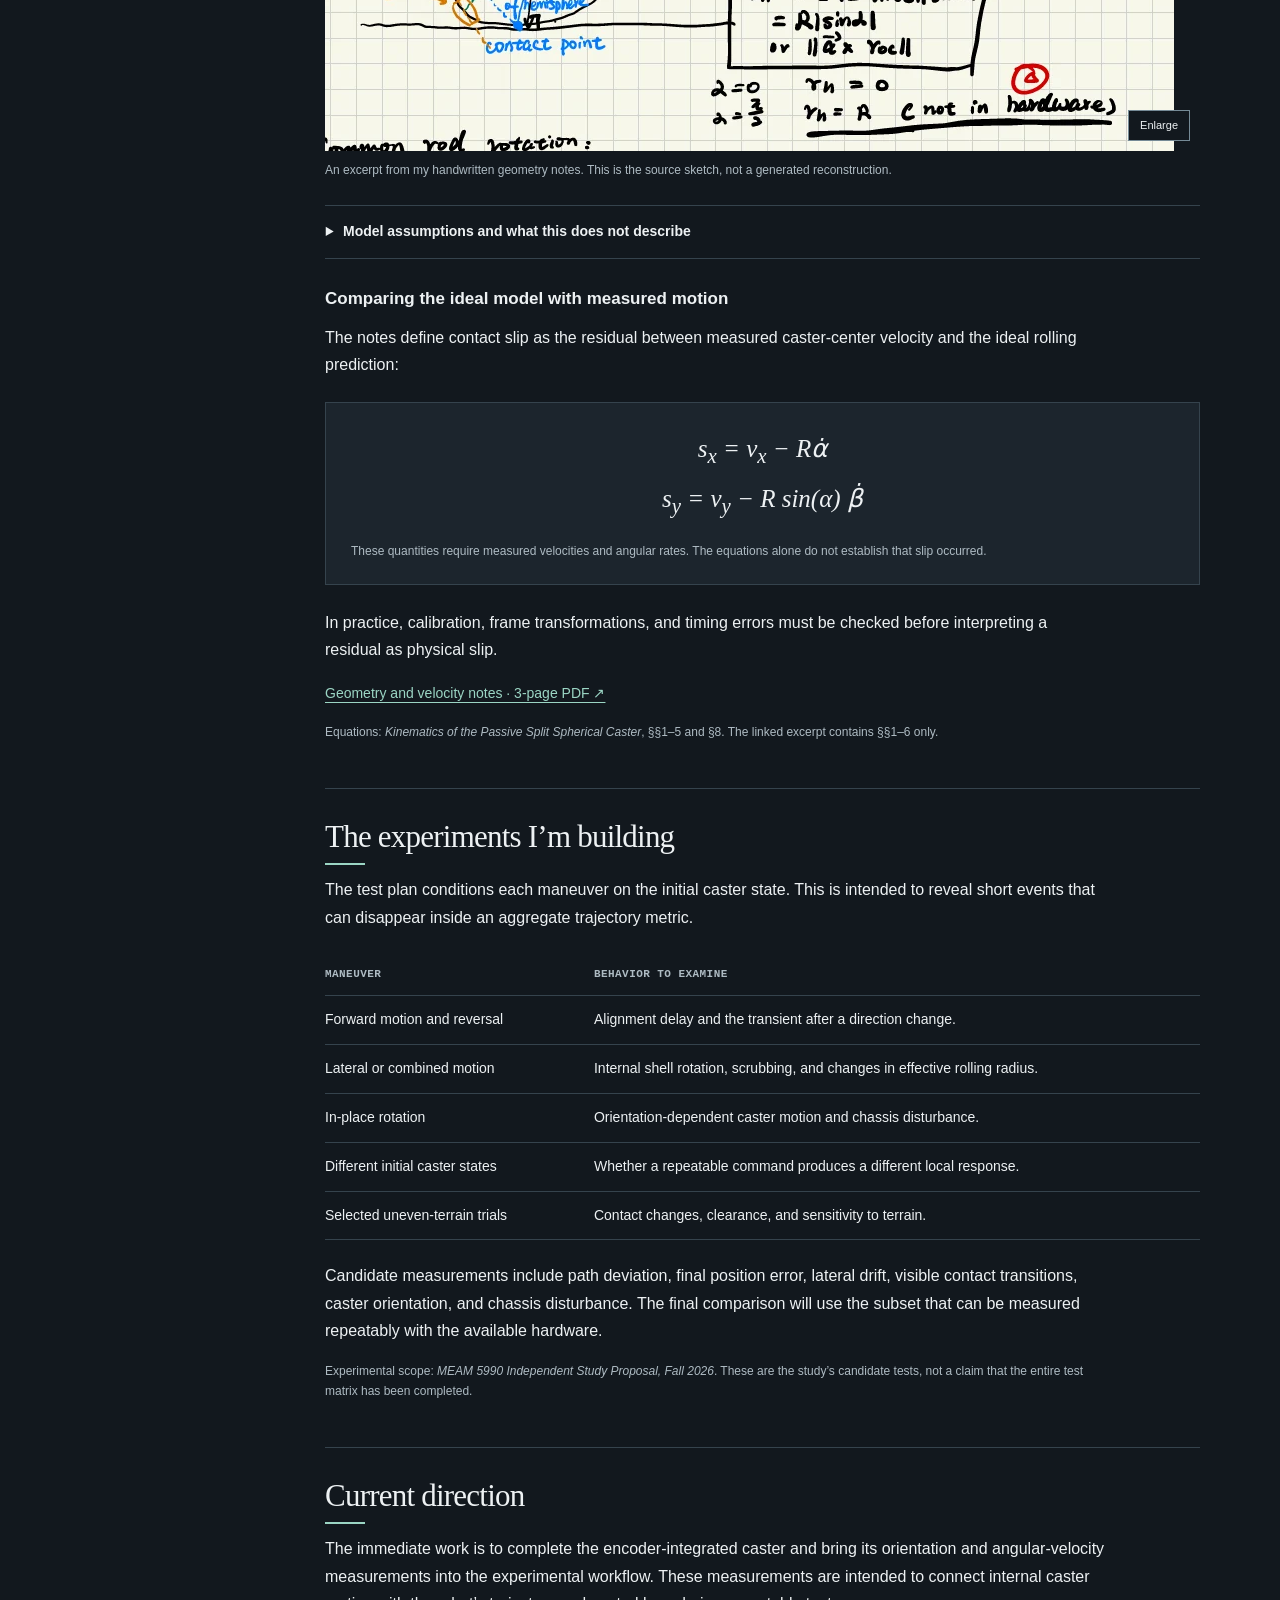
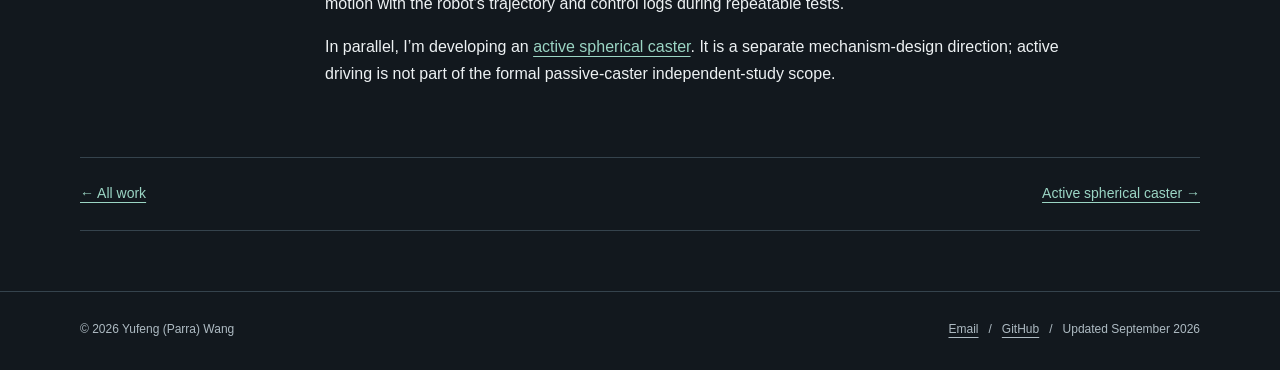
<file: research/hamr.html>
<!DOCTYPE html>

<html data-theme="dark" lang="en"><head><meta charset="utf-8"/><meta content="width=device-width, initial-scale=1" name="viewport"/><meta content="HAMR caster trials, an ordinary-caster Vicon trajectory deviation, passive split-spherical caster integration, and encoder instrumentation in development." name="description"/><meta content="#12181e" name="theme-color"/><meta content="dark light" name="color-scheme"/><title>Support-caster behavior on HAMR — Yufeng Wang</title><link href="https://parrwnago.github.io/research/hamr.html" rel="canonical"/><meta content="website" property="og:type"/><meta content="Yufeng Wang" property="og:site_name"/><meta content="Support-caster behavior on HAMR — Yufeng Wang" property="og:title"/><meta content="HAMR caster trials, an ordinary-caster Vicon trajectory deviation, passive split-spherical caster integration, and encoder instrumentation in development." property="og:description"/><meta content="https://parrwnago.github.io/research/hamr.html" property="og:url"/><meta content="https://parrwnago.github.io/assets/images/social-preview.jpg" property="og:image"/><meta content="The real split-spherical support caster used in HAMR experiments" property="og:image:alt"/><meta content="summary_large_image" name="twitter:card"/><link href="../assets/favicon.svg" rel="icon" type="image/svg+xml"/><script src="../theme-init.js"></script><link href="../styles.css" rel="stylesheet"/></head><body>
<a class="skip-link" href="#main">Skip to content</a><header class="site-header"><div class="shell header-inner"><a class="brand" href="../index.html">Yufeng Wang<span>Mechanical engineering · University of Pennsylvania</span></a><nav aria-label="Main navigation" class="primary-nav"><a aria-current="page" href="../index.html#work">Work</a><a href="../index.html#about">About</a><a href="../cv.html">CV</a><a href="mailto:paw023@engineering.upenn.edu">Email ↗</a></nav><div aria-label="Display preferences" class="display-controls" role="group"><button aria-label="Switch to light theme" class="theme-toggle" data-theme-toggle="" hidden="" title="Switch to light theme" type="button">
<svg aria-hidden="true" fill="none" height="14" stroke="currentColor" stroke-linecap="round" stroke-width="1.5" viewbox="0 0 24 24" width="14">
<g data-theme-icon="light"><circle cx="12" cy="12" r="4"></circle><path d="M12 2v2m0 16v2M2 12h2m16 0h2M5 5l1.5 1.5m11 11L19 19M5 19l1.5-1.5m11-11L19 5"></path></g>
<path d="M20.4 14A9 9 0 0 1 10 3.6 9 9 0 1 0 20.4 14Z" data-theme-icon="dark"></path></svg><span data-theme-label="">Light</span></button><button aria-label="Decorative page motion" aria-pressed="false" class="motion-toggle" data-motion-toggle="" hidden="" type="button">Motion: <span data-motion-label="">off</span></button></div></div></header>
<main class="shell" id="main"><p class="breadcrumb"><a href="../index.html#work">← All work</a></p><header class="case-head"><p class="kicker">Research · HAMR / CHUTNI</p><h1>Support-caster behavior on HAMR</h1><p class="case-intro">How does a passive support caster change the motion a robot actually achieves, especially during reorientation and changes in ground contact?</p><dl class="project-facts"><div><dt>Context</dt><dd>Independent study · University of Pennsylvania<br/>Advisor: Prof. Mark Yim</dd></div><div><dt>My role</dt><dd>Caster integration, motion control, ROS 2 / Vicon, encoder instrumentation, and experimental analysis</dd></div><div><dt>Status</dt><dd>Ongoing · Fall 2026</dd></div></dl></header><section aria-labelledby="trial-title" class="trial-showcase" data-evidence="" id="trajectory-tests">
<div class="trial-title"><p class="kicker">Experimental record</p><h2 id="trial-title">Caster motion &amp; robot trajectories</h2><p>Watch the caster configurations in motion, then inspect a measured path deviation that motivates the current experiments.</p></div>
<div class="trial-layout">
<div class="trial-footage"><h3>Two caster configurations</h3><p class="panel-subtitle">Separate recordings · original playback speed</p>
<div class="trial-films">
<figure class="trial-film"><div class="trial-film-title"><span class="trial-index">01</span><h4>Split-spherical caster</h4></div>
<video aria-describedby="spherical-trial-caption" aria-label="HAMR test with split-spherical support casters" controls="" height="960" playsinline="" poster="../assets/images/hamr-spherical-caster-trial.webp" preload="none" width="540"><source src="../assets/video/hamr-spherical-caster-trial.mp4" type="video/mp4"/>Your browser cannot play this video. <a href="../assets/video/hamr-spherical-caster-trial.mp4">Open the MP4</a>.</video>
<figcaption id="spherical-trial-caption">The split-spherical support casters during a platform trial.<br/><a href="../assets/video/hamr-spherical-caster-trial.mp4" rel="noopener" target="_blank">Open video ↗</a></figcaption></figure>
<figure class="trial-film"><div class="trial-film-title"><span class="trial-index">02</span><h4>Ordinary caster</h4></div>
<video aria-describedby="ordinary-trial-caption" aria-label="HAMR test with ordinary trailing support casters" controls="" height="960" playsinline="" poster="../assets/images/hamr-ordinary-caster-trial.webp" preload="none" width="540"><source src="../assets/video/hamr-ordinary-caster-trial.mp4" type="video/mp4"/>Your browser cannot play this video. <a href="../assets/video/hamr-ordinary-caster-trial.mp4">Open the MP4</a>.</video>
<figcaption id="ordinary-trial-caption">The conventional trailing casters during a separate platform trial.<br/><a href="../assets/video/hamr-ordinary-caster-trial.mp4" rel="noopener" target="_blank">Open video ↗</a></figcaption></figure>
</div><p class="trial-note">The two clips were recorded separately. They document the hardware configurations; playback is not synchronized.</p></div>
<aside aria-labelledby="trajectory-archive-title" class="trajectory-archive">
<h3 id="trajectory-archive-title">Ordinary-caster trajectories</h3><p class="panel-subtitle">Recorded base motion · not synchronized to these videos</p>
<details class="trajectory-record" id="ordinary-caster-deviation" name="trajectory-record" open="">
<summary><span>Local deviation <small>03 September 2026</small></span></summary>
<figure><a class="zoom-link" data-caption="Ordinary-caster waypoint run, 3 September 2026. Dashed black: reference; blue: measured Vicon base path. Original image from Cincinnati_Meeting_Slides.pptx, physical slide 6 (printed label 05). This local departure motivates further tests; its cause is not established by the plot. This record is not synchronized to the videos on the page." data-lightbox="" href="../assets/images/hamr-waypoint-deviation-vicon-20260903-original.png">
<img alt="Ordinary-caster Vicon trajectory with a clear departure near the lower-left section of the dashed reference path; measured base motion is blue, with X and Y axes in meters." decoding="async" height="1190" loading="lazy" src="../assets/images/hamr-waypoint-deviation-vicon-20260903.webp" width="1275"/></a>
<figcaption><strong>Local departure from the reference.</strong> An ordinary-caster waypoint run. Dashed black: reference; blue: measured Vicon base path. Original axes, legend, and run label retained.</figcaption></figure></details><details class="trajectory-record" name="trajectory-record"><summary><span>Waypoint path<small>25 August 2026</small></span></summary>
<figure><a class="zoom-link" data-caption="Earlier ordinary-caster waypoint trial, dated 25 August 2026 in the original plot. Dashed black: reference; blue: Vicon base. Original figure from the HAMR Update deck; not matched to the videos on this page." data-lightbox="" href="../assets/images/hamr-waypoint-vicon-20260825-original.png"><img alt="Original waypoint trajectory figure labeled traditional caster, 25 August 2026; dashed black reference and blue Vicon base path, with both axes in meters" decoding="async" height="1190" loading="lazy" src="../assets/images/hamr-waypoint-vicon-20260825.webp" width="1275"/></a><figcaption>Dashed black: reference. Blue: Vicon base. Click to inspect the original figure.</figcaption></figure>
</details>
<details class="trajectory-record" name="trajectory-record"><summary><span>Triangle path<small>26 August 2026</small></span></summary>
<figure><a class="zoom-link" data-caption="Earlier ordinary-caster triangle trial, dated 26 August 2026 in the original plot. Dashed black: reference; blue: Vicon base. Original figure from the HAMR Update deck; not matched to the videos on this page." data-lightbox="" href="../assets/images/hamr-triangle-vicon-20260826-original.png"><img alt="Original triangle trajectory figure labeled traditional caster, 26 August 2026; dashed black reference and blue Vicon base path, with both axes in meters" decoding="async" height="1190" loading="lazy" src="../assets/images/hamr-triangle-vicon-20260826.webp" width="1275"/></a><figcaption>A second recorded maneuver. The plot retains its original axes, legend, and run label.</figcaption></figure>
</details>
<p class="source-note">Source: <em>PhD presentation</em>, slide 6 (printed label 05), for the deviation example; <em>HAMR Update</em>, slides 2 and 5, for the other runs. All three original labels identify traditional casters. These are independent records, not a spherical-versus-ordinary performance comparison.</p>
</aside>
</div>
<div class="trial-reading"><h3>Why look at local behavior?</h3><p>The ordinary-caster run shows a clear departure from the reference, but the plot alone does not establish its cause. It motivates testing initial caster orientation, reversal, and contact changes, then relating the caster state to the nearby robot motion rather than only a whole-path error.</p><a class="text-link" href="#experiments">How I’m structuring the comparison ↓</a></div>
</section><div class="case-layout"><aside aria-label="On this page" class="contents"><span>On this page</span><a href="#trajectory-tests">Caster trials &amp; trajectories</a><a href="#overview">The problem</a><a href="#mechanism">Mechanism &amp; encoder build</a><a href="#contribution">My contribution</a><a href="#platform-tests">HAMR platform tests</a><a href="#vision">Earlier vision tracking</a><a href="#model">A local kinematic model</a><a href="#experiments">The experiments I’m building</a><a href="#next">Current direction</a></aside><div class="case-body"><section class="case-section" id="overview"><h2>The problem</h2><p>The drive wheels receive the commands, but the support casters also determine how the robot moves. A conventional trailing caster has to reorient as the direction changes. A split-spherical caster changes the contact mechanism, but it still has seams, internal rotations, and roller regions that need to be understood.</p><p>My independent study investigates these effects on HAMR / CHUTNI. The question is not whether a spherical caster is universally better. It is which behaviors cause a gap between commanded motion and measured motion, and under what conditions.</p><div class="note"><strong>Platform context.</strong> The group’s differential-drive / offset-turret architecture provides holonomic motion at the turret reference point. CHUTNI adds rocker suspension and payload stabilization for uneven terrain. That broader platform is team work; this page focuses on my caster integration, controller work, and experiments.</div></section><section class="case-section" id="mechanism">
<h2>The mechanism and its instrumentation</h2>
<p>These two CAD views show the passive split-spherical caster and the encoder-integrated version I’m building. The added sensing hardware is for measuring the caster’s motion; it is separate from the <a href="active-spherical-caster.html">actively driven caster design</a>.</p>
<div class="gallery caster-cad-gallery">
<figure>
<a class="zoom-link" data-caption="Passive split-spherical caster. Original CAD assembly view showing the mounting bracket, split shell, and internal support arrangement." data-lightbox="" href="../assets/images/passive-split-spherical-caster-original.png">
<img alt="Passive split-spherical caster CAD assembly with a top mounting bracket and transparent shell revealing the internal support arrangement" decoding="async" height="682" loading="lazy" src="../assets/images/passive-split-spherical-caster.webp" width="552"/>
</a>
<figcaption><strong>Passive split-spherical caster.</strong> Assembly view with the mounting bracket and transparent shell. This is the passive mechanism used as the basis for the caster study.</figcaption>
</figure>
<figure>
<a class="zoom-link" data-caption="Encoder-integrated passive caster, currently being built. Original CAD cutaway showing the internal sensing assembly and electronics." data-lightbox="" href="../assets/images/encoder-integrated-caster-original.png">
<img alt="Cutaway CAD view of the encoder-integrated passive caster with its central sensing assembly, electronics board, shaft, and one visible shell section" decoding="async" height="674" loading="lazy" src="../assets/images/encoder-integrated-caster.webp" width="683"/>
</a>
<figcaption><strong>Encoder-integrated caster · in development.</strong> Cutaway view exposing the internal sensing assembly and electronics. The CAD shows the integration being built, not a completed hardware test.</figcaption>
</figure>
</div>
<div class="encoder-description" id="encoder">
<p class="kicker">Current build · Encoder-based measurement</p>
<h3>Measuring orientation and angular velocity on the caster</h3>
<p>I’m building an encoder-integrated version to publish caster orientation and angular velocity in real time. The goal is a more reliable measurement stream for the experiments, rather than relying only on camera-based tracking.</p>
<p>The encoder build is still in progress. The vision recordings below document the earlier measurement work; they are not results from the new encoder hardware.</p>
</div>
</section><section class="case-section" id="contribution"><h2>My contribution</h2><p>I integrated the passive split-spherical caster into the robot and iterated its mounting around caster height, chassis clearance, and terrain contact. I also worked on the ROS 2 closed-loop motion-control pipeline, including Vicon feedback, base-frame and yaw alignment, and controller tuning.</p><p>For evaluation, I organized logs of reference trajectories, actual pose, tracking errors, and actuator commands. The current focus is to connect these robot-level signals with the internal state of the caster rather than relying only on an overall path error.</p><div class="gallery tall"><figure class=""><a class="zoom-link" data-caption="The robot used for the caster study. Photo from the project update deck." data-lightbox="" href="../assets/images/hamr-platform.webp"><img alt="The HAMR experimental robot with spherical support casters" class="" decoding="async" height="1280" loading="lazy" src="../assets/images/hamr-platform.webp" width="720"/></a><figcaption>The robot used for the caster study. Photo from the project update deck.</figcaption></figure><figure class=""><a class="zoom-link" data-caption="Caster mounting and ground-contact arrangement on the platform." data-lightbox="" href="../assets/images/caster-mount.webp"><img alt="Close view of the caster mounted next to the drive wheel" class="" decoding="async" height="1400" loading="lazy" src="../assets/images/caster-mount.webp" width="787"/></a><figcaption>Caster mounting and ground-contact arrangement on the platform.</figcaption></figure></div><h3>Connecting desired motion to actuator commands</h3><p>The holonomic controller coordinates the two drive wheels and the turret. An outer-loop Cartesian controller produces a desired velocity, and the platform Jacobian maps that velocity to actuator rates. Frame alignment matters: a correct command in the wrong yaw convention still sends the robot in the wrong direction.</p><p>The implemented pipeline uses feedback control and the kinematic mapping. The controller work and the passive-caster study are related, but the current study focuses on measuring caster behavior.</p></section><section class="case-section" id="platform-tests"><h2>HAMR platform tests</h2><p>These recordings show the integrated platform moving under manual control, before looking closely at the caster-tracking work below. They are qualitative hardware demonstrations, not autonomous trajectory benchmarks or a controlled caster comparison.</p><figure class="experiment-film"><div class="video-wrap"><video aria-describedby="hamr-outdoor-test-caption" aria-label="Outdoor manual-control test" controls="" playsinline="" poster="../assets/images/hamr-outdoor-test.webp" preload="none"><source src="../assets/video/hamr-outdoor-test.mp4" type="video/mp4"/>Your browser cannot play this video. <a href="../assets/video/hamr-outdoor-test.mp4">Open the MP4</a>.</video></div><figcaption id="hamr-outdoor-test-caption"><strong>Outdoor manual-control test.</strong> The robot moves on a paved outdoor surface with its split-spherical support casters visible. The recording shows the platform and ground-contact arrangement; it does not establish quantified off-road performance. <a href="../assets/video/hamr-outdoor-test.mp4" rel="noopener" target="_blank">Open video separately ↗</a></figcaption></figure><figure class="experiment-film"><div class="video-wrap portrait-video"><video aria-describedby="hamr-indoor-test-caption" aria-label="Indoor manual-control test" controls="" playsinline="" poster="../assets/images/hamr-indoor-test.webp" preload="none"><source src="../assets/video/hamr-indoor-test.mp4" type="video/mp4"/>Your browser cannot play this video. <a href="../assets/video/hamr-indoor-test.mp4">Open the MP4</a>.</video></div><figcaption id="hamr-indoor-test-caption"><strong>Indoor manual-control test.</strong> A short portrait recording of the integrated platform moving in the lab. <a href="../assets/video/hamr-indoor-test.mp4" rel="noopener" target="_blank">Open video separately ↗</a></figcaption></figure><p class="source-note">Source: <em>HAMR 3.0: Off-Road Holonomy — ModLab Spring Presentation</em>, “Indoor &amp; Outdoor Manual Ctrl Testing.” The original slide-linked recordings are used here; website copies are silent.</p></section><section class="case-section" id="vision"><h2>Earlier work: vision-based tracking</h2><p>Surface markers make the shell motion visible to the camera. These earlier recordings document the tracking work used to separate the motion of the assembly from the motion of the individual hemispheres. Encoder instrumentation is the next measurement approach being developed.</p><figure><div class="video-wrap"><video aria-label="Surface-feature tracking · 18 seconds." controls="" muted="" playsinline="" poster="../assets/images/caster-tracking.webp" preload="none"><source src="../assets/video/caster-tracking.mp4" type="video/mp4"/>Your browser cannot play this video. <a href="../assets/video/caster-tracking.mp4">Open the MP4</a>.</video></div><figcaption><strong>Surface-feature tracking · 18 seconds.</strong> Colored traces show tracked features on the real caster. This is a tracking demonstration, not a measured slip or accuracy result.</figcaption><p class="source-note"><a href="../assets/video/caster-tracking.mp4">Open video separately</a></p></figure><figure><div class="video-wrap"><video aria-label="Two-view orientation estimation · 21 seconds." controls="" muted="" playsinline="" poster="../assets/images/caster-two-view.webp" preload="none"><source src="../assets/video/caster-two-view.mp4" type="video/mp4"/>Your browser cannot play this video. <a href="../assets/video/caster-two-view.mp4">Open the MP4</a>.</video></div><figcaption><strong>Two-view orientation estimation · 21 seconds.</strong> The display combines two camera views with estimated angle histories. Synchronization with the robot trajectory and validation of the estimates remain part of the ongoing experimental work.</figcaption><p class="source-note"><a href="../assets/video/caster-two-view.mp4">Open video separately</a></p></figure><p class="source-note">Media: original project recordings and <em>HAMR Update</em>, September 2026. Videos are silent.</p></section><section class="case-section" id="model"><h2>A local kinematic model</h2><p><em>R</em> is the shell radius. <em>α</em> describes rotation of the assembly about the common rod; <em>β</em> describes spin of the contacting hemisphere about its own axis. The effective spin radius is <em>ρ = R |sin α|</em>.</p><div class="math-block"><math aria-label="vx, vy equals the diagonal matrix R, R sine alpha, times alpha dot, beta dot" display="block"><mrow><mo>[</mo><mtable><mtr><mtd><msub><mi>v</mi><mi>x</mi></msub></mtd></mtr><mtr><mtd><msub><mi>v</mi><mi>y</mi></msub></mtd></mtr></mtable><mo>]</mo><mo>=</mo><munder><mrow><mo>[</mo><mtable columnspacing="1em"><mtr><mtd><mi>R</mi></mtd><mtd><mn>0</mn></mtd></mtr><mtr><mtd><mn>0</mn></mtd><mtd><mi>R</mi><mi mathvariant="normal">sin</mi><mi>α</mi></mtd></mtr></mtable><mo>]</mo></mrow><mrow><msub><mi>J</mi><mi>c</mi></msub><mo>(</mo><mi>α</mi><mo>)</mo></mrow></munder><mo>[</mo><mtable><mtr><mtd><mover><mi>α</mi><mo>˙</mo></mover></mtd></mtr><mtr><mtd><mover><mi>β</mi><mo>˙</mo></mover></mtd></mtr></mtable><mo>]</mo></mrow></math><p class="math-caption">Ideal shell contact, expressed in the caster frame. The sign of β follows the kinematics notes.</p></div><p>The important feature is the <em>sin α</em> term. Assembly rotation and hemisphere spin do not contribute equally in every configuration. Near <em>α = 0</em>, hemisphere spin produces little lateral velocity in this ideal shell-contact model.</p><p>For a caster frame with world yaw <em>ψ</em>, the world-frame velocity is <em>v<sub>W</sub> = R<sub>z</sub>(ψ) v<sub>C</sub></em>. The orientation of the frame and the internal rolling coordinates are therefore kept separate.</p><figure class=""><a class="zoom-link" data-caption="An excerpt from my handwritten geometry notes. This is the source sketch, not a generated reconstruction." data-lightbox="" href="../assets/images/caster-notebook.webp"><img alt="Original handwritten diagram defining the caster geometry and effective rolling radius" class="" decoding="async" height="377" loading="lazy" src="../assets/images/caster-notebook.webp" width="849"/></a><figcaption>An excerpt from my handwritten geometry notes. This is the source sketch, not a generated reconstruction.</figcaption></figure><details><summary>Model assumptions and what this does not describe</summary><p>The ground is locally flat, the shell is rigid, and the center-to-contact vector is vertical. The velocity relation assumes no slip at the current shell contact. Whole-caster yaw rotates this velocity into the world frame; it is a separate coordinate.</p><p>This local model does not reproduce the detailed seam/roller contact geometry, contact switching, friction, motor dynamics, or the transmission in the active CAD. It should not be read as a full hardware simulation.</p></details><h3>Comparing the ideal model with measured motion</h3><p>The notes define contact slip as the residual between measured caster-center velocity and the ideal rolling prediction:</p><div class="math-block"><div class="equation-line">s<sub>x</sub> = v<sub>x</sub> − Rα̇</div><div class="equation-line">s<sub>y</sub> = v<sub>y</sub> − R sin(α) β̇</div><p class="math-caption">These quantities require measured velocities and angular rates. The equations alone do not establish that slip occurred.</p></div><p>In practice, calibration, frame transformations, and timing errors must be checked before interpreting a residual as physical slip.</p><div class="link-row"><a href="../assets/docs/split-sphere-kinematics-excerpt.pdf" rel="noopener" target="_blank">Geometry and velocity notes · 3-page PDF ↗</a></div><p class="source-note">Equations: <em>Kinematics of the Passive Split Spherical Caster</em>, §§1–5 and §8. The linked excerpt contains §§1–6 only.</p></section><section class="case-section" id="experiments"><h2>The experiments I’m building</h2><p>The test plan conditions each maneuver on the initial caster state. This is intended to reveal short events that can disappear inside an aggregate trajectory metric.</p><table class="state-table"><thead><tr><th scope="col">Maneuver</th><th scope="col">Behavior to examine</th></tr></thead><tbody><tr><td>Forward motion and reversal</td><td>Alignment delay and the transient after a direction change.</td></tr><tr><td>Lateral or combined motion</td><td>Internal shell rotation, scrubbing, and changes in effective rolling radius.</td></tr><tr><td>In-place rotation</td><td>Orientation-dependent caster motion and chassis disturbance.</td></tr><tr><td>Different initial caster states</td><td>Whether a repeatable command produces a different local response.</td></tr><tr><td>Selected uneven-terrain trials</td><td>Contact changes, clearance, and sensitivity to terrain.</td></tr></tbody></table><p>Candidate measurements include path deviation, final position error, lateral drift, visible contact transitions, caster orientation, and chassis disturbance. The final comparison will use the subset that can be measured repeatably with the available hardware.</p><p class="source-note">Experimental scope: <em>MEAM 5990 Independent Study Proposal, Fall 2026</em>. These are the study’s candidate tests, not a claim that the entire test matrix has been completed.</p></section><section class="case-section" id="next"><h2>Current direction</h2><p>The immediate work is to complete the encoder-integrated caster and bring its orientation and angular-velocity measurements into the experimental workflow. These measurements are intended to connect internal caster motion with the robot’s trajectory and control logs during repeatable tests.</p><p>In parallel, I’m developing an <a href="active-spherical-caster.html">active spherical caster</a>. It is a separate mechanism-design direction; active driving is not part of the formal passive-caster independent-study scope.</p></section></div></div><nav aria-label="Related projects" class="related"><a href="../index.html#work">← All work</a><a href="active-spherical-caster.html">Active spherical caster →</a></nav></main><footer class="site-footer"><div class="shell footer-inner"><span>© 2026 Yufeng (Parra) Wang</span><span><a href="mailto:paw023@engineering.upenn.edu">Email</a>   /   <a href="https://github.com/parrwnago" rel="noopener noreferrer" target="_blank">GitHub</a>   /   Updated September 2026</span></div></footer><dialog aria-labelledby="image-viewer-title" class="lightbox" id="image-viewer"><div class="lightbox-toolbar"><span id="image-viewer-title">Project image</span><button aria-label="Close enlarged image" class="lightbox-close" type="button">Close ×</button></div><img alt="Enlarged project image"/><p class="lightbox-caption"></p></dialog><script defer="" src="../script.js"></script></body></html>
</file>
<file: styles.css>
/* Yufeng Wang — a small, static research portfolio. No external fonts or framework. */
:root{color-scheme:dark;--paper:#12181e;--surface:#1c252d;--ink:#edf1f3;--muted:#aebbc3;--line:#35434d;--accent:#9bd5c4;--secondary:#ccd6dc;--accent-ink:#142b24;--control-line:#758a96;--serif:Georgia,'Times New Roman',serif;--sans:Inter,ui-sans-serif,-apple-system,BlinkMacSystemFont,'Segoe UI',Arial,sans-serif;--mono:ui-monospace,SFMono-Regular,Consolas,monospace;--width:1120px}
:root[data-theme="light"]{color-scheme:light;--paper:#fafaf7;--surface:#f0f1ed;--ink:#202824;--muted:#5b655f;--line:#d9dfd8;--accent:#245a47;--secondary:#414d45;--accent-ink:#fff;--control-line:#737e75}
*{box-sizing:border-box}html{scroll-behavior:smooth;scroll-padding-top:108px}body{margin:0;background:var(--paper);color:var(--ink);font-family:var(--sans);font-size:16px;line-height:1.7;-webkit-font-smoothing:antialiased}img,video{max-width:100%;display:block}img{height:auto}a{color:var(--accent);text-decoration-thickness:1px;text-underline-offset:4px}a:hover{text-decoration-color:var(--ink)}a:focus-visible,button:focus-visible,input:focus-visible,summary:focus-visible{outline:3px solid var(--accent);outline-offset:5px}button,input{font:inherit}button{cursor:pointer}h1,h2,h3,h4,p,figure{margin:0}h1,h2,h3,h4{line-height:1.18;font-weight:500;text-wrap:balance}h1,h2{font-family:var(--serif)}p+p{margin-top:1em}ul,ol{padding-left:1.25em}li+li{margin-top:.45em}.shell{width:min(var(--width),calc(100% - 64px));margin-inline:auto}.skip-link{position:absolute;top:8px;left:16px;transform:translateY(-180%);z-index:30;padding:10px 18px;background:var(--ink);color:var(--paper)}.skip-link:focus{transform:none}.site-header{position:sticky;top:0;z-index:10;background:var(--paper);border-bottom:1px solid var(--line)}.header-inner{min-height:84px;display:flex;justify-content:space-between;align-items:center;gap:20px}.brand{color:var(--ink);text-decoration:none;line-height:1.3;font-size:18px;font-weight:650}.brand span{display:block;font-weight:400;font-size:12px;color:var(--muted);margin-top:5px;letter-spacing:.025em}.primary-nav{display:flex;gap:30px;align-items:center}.primary-nav a{display:inline-flex;align-items:center;min-height:44px;color:var(--muted);text-decoration:none;font-size:14px}.primary-nav a:hover,.primary-nav a[aria-current]{color:var(--accent);text-decoration:underline}.kicker{font-family:var(--mono);font-size:11px;letter-spacing:.1em;text-transform:uppercase;color:var(--muted);line-height:1.6}.hero{display:grid;grid-template-columns:1fr 1.06fr;gap:60px;align-items:center;padding-block:70px 74px}.hero h1{font-size:clamp(44px,4.9vw,65px);letter-spacing:-.045em;margin:18px 0 4px;white-space:nowrap}.given-name{color:var(--muted);font-size:17px;margin-bottom:23px}.hero-copy>p:not(.kicker):not(.given-name){font-size:17px;line-height:1.75;max-width:450px}.hero-media{align-self:center}.hero-media>a{display:block;position:relative}.hero-media img{width:100%;aspect-ratio:1.27;object-fit:cover;object-position:49% center}.media-hint{position:absolute;bottom:14px;right:14px;background:var(--paper);color:var(--ink);font-size:12px;line-height:1.4;padding:10px 14px}.hero-media a:hover .media-hint{background:var(--accent);color:var(--accent-ink)}figcaption{font-size:12px;color:var(--muted);line-height:1.6;margin-top:10px}.link-row{display:flex;flex-wrap:wrap;gap:9px 24px;margin-top:24px;font-size:14px}.availability{font-size:12px;color:var(--muted);margin-top:26px;padding-top:17px;border-top:1px solid var(--line)}.section{padding-block:55px 64px;border-top:1px solid var(--line)}.section-top{display:flex;align-items:baseline;justify-content:space-between;gap:24px;margin-bottom:32px}.section-top h2{font-size:34px;letter-spacing:-.025em}.section-top>p{font-size:13px;color:var(--muted)}.research-grid{display:grid;grid-template-columns:1fr 1fr;gap:34px}.work-image{display:block;background:var(--surface);overflow:hidden}.work-image img{width:100%;height:310px;object-fit:cover;transition:opacity .18s}.work-image.contain img{object-fit:contain;padding:18px}.work-image:hover img{opacity:.87}.work-meta{font-size:11px;line-height:1.5;letter-spacing:.04em;color:var(--muted);margin-top:20px}.work-item h3{font-family:var(--serif);font-size:27px;letter-spacing:-.02em;margin:9px 0 12px}.work-item h3 a,.project-title a{color:var(--ink);text-decoration:none}.work-item h3 a:hover,.project-title a:hover{color:var(--accent);text-decoration:underline}.work-item p{font-size:15px;line-height:1.75;max-width:510px}.text-link{display:inline-block;font-size:13px;font-weight:600;margin-top:17px}.projects-layout{display:grid;grid-template-columns:1fr 1fr;gap:48px}.competition-preview img{height:260px;width:100%;object-fit:cover;object-position:center 58%}.competition-preview h3{font-size:23px}.project-index{border-top:1px solid var(--line)}.project-row{display:block;position:relative;text-decoration:none;color:var(--ink);padding:22px 28px 23px 0;border-bottom:1px solid var(--line)}.project-row h3{font-size:20px;line-height:1.35;margin:6px 0 8px;font-family:var(--serif)}.project-row p{font-size:14px;color:var(--muted);line-height:1.6}.project-row .arrow{position:absolute;right:0;top:45px;color:var(--accent)}.project-row:hover h3{color:var(--accent);text-decoration:underline;text-underline-offset:4px}.project-row .work-meta{margin:0}.about-grid{display:grid;grid-template-columns:1fr 1fr;gap:70px}.about-grid h2{font-size:34px;margin-bottom:24px}.about-grid p{font-size:15px}.timeline{margin:0}.timeline>div{padding:15px 0;border-bottom:1px solid var(--line)}.timeline>div:first-child{padding-top:0}.timeline dt{font-weight:600;font-size:14px}.timeline dd{margin:4px 0 0;color:var(--muted);font-size:13px}.about-contact{margin-top:22px}.site-footer{border-top:1px solid var(--line);margin-top:22px}.footer-inner{display:flex;justify-content:space-between;gap:20px;padding-block:27px;color:var(--muted);font-size:12px}.footer-inner a{color:var(--muted)}.breadcrumb{font-size:13px;margin-top:35px}.case-head{padding:35px 0 34px}.case-head h1{font-size:clamp(36px,4.8vw,60px);letter-spacing:-.035em;max-width:900px;margin-top:16px}.case-intro{font-size:20px;line-height:1.65;max-width:840px;margin-top:25px;color:var(--secondary)}.project-facts{display:grid;grid-template-columns:1.1fr 1.5fr 1fr;gap:26px;margin:32px 0 0;padding:20px 0;border-block:1px solid var(--line)}.project-facts dt{font-size:10px;letter-spacing:.1em;text-transform:uppercase;font-family:var(--mono);color:var(--muted)}.project-facts dd{margin:5px 0 0;font-size:13px;line-height:1.7}.case-cover{margin-bottom:38px}.case-cover img{width:100%;max-height:570px;object-fit:cover}.case-cover .contain{object-fit:contain;padding:25px;background:var(--surface);height:510px}.case-layout{display:grid;grid-template-columns:180px minmax(0,1fr);gap:65px;align-items:start}.contents{position:sticky;top:119px;font-size:12px;border-top:1px solid var(--line);padding-top:17px}.contents>span{display:block;margin-bottom:12px;color:var(--muted);font-family:var(--mono);text-transform:uppercase;font-size:10px;letter-spacing:.09em}.contents a{display:block;padding-block:7px;text-decoration:none;color:var(--muted);line-height:1.45}.contents a:hover{color:var(--accent);text-decoration:underline}.case-body{min-width:0}.case-section{padding-block:8px 45px;scroll-margin-top:115px}.case-section+.case-section{padding-top:30px;border-top:1px solid var(--line)}.case-section h2{font-size:31px;letter-spacing:-.025em;margin-bottom:21px}.case-section h3{font-family:var(--sans);font-weight:600;font-size:17px;line-height:1.45;margin:28px 0 12px}.case-section p{max-width:780px}.case-section figure{margin-block:25px}.case-section .link-row{margin-top:18px}.note{border-left:2px solid var(--accent);padding:3px 0 3px 19px;margin-block:25px;font-size:14px;color:var(--muted)}.note strong{color:var(--ink);font-weight:600}.gallery{display:grid;grid-template-columns:1fr 1fr;gap:22px}.gallery figure{margin-block:15px 20px}.gallery a{display:block;background:var(--surface)}.gallery img{width:100%;height:290px;object-fit:contain}.gallery.tall img{height:380px}.gallery.wide{grid-template-columns:1fr}.gallery.wide img{height:auto;max-height:510px}.zoom-link{position:relative;display:block}.zoom-link:after{content:'Enlarge';position:absolute;bottom:10px;right:10px;font-family:var(--sans);font-size:11px;line-height:1;padding:9px 11px;background:var(--paper);color:var(--ink);border:1px solid var(--line)}.zoom-link:hover:after{background:var(--accent);color:var(--accent-ink)}.video-wrap{background:#101513;position:relative}.video-wrap video{width:100%;aspect-ratio:16/9}.video-description{font-size:14px;color:var(--muted);margin-top:12px}.two-cad{display:grid;grid-template-columns:.88fr 1.2fr;gap:24px;margin:5px 0 44px}.two-cad>figure{min-width:0}.two-cad a{background:var(--surface);display:block}.two-cad img{height:400px;object-fit:contain;padding:16px;width:100%}.math-block{background:var(--surface);padding:23px 25px;margin:24px 0;overflow-x:auto;font-size:20px}.math-block math{font-size:1.12em}.math-caption{font-family:var(--sans);font-size:12px;color:var(--muted);margin-top:17px;line-height:1.6}.equation-line{text-align:center;font-family:var(--serif);font-style:italic;font-size:25px;line-height:1.8}.math-block+.math-block{margin-top:14px}details{margin:22px 0;border-block:1px solid var(--line);padding:14px 0;font-size:14px}summary{cursor:pointer;font-weight:600;list-style-position:outside;margin-left:18px}details[open] summary{margin-bottom:17px}details p{color:var(--muted)}.state-table,.spec-table{border-collapse:collapse;width:100%;margin-block:22px;font-size:14px}.state-table th,.state-table td,.spec-table th,.spec-table td{padding:12px 15px 12px 0;text-align:left;border-bottom:1px solid var(--line);vertical-align:top}.state-table th,.spec-table th{font-weight:600}.state-table thead th,.spec-table thead th{font-size:11px;font-family:var(--mono);text-transform:uppercase;letter-spacing:.04em;color:var(--muted)}.state-table td:last-child,.spec-table td:last-child{padding-right:0}.source-note{margin-top:17px;font-size:12px!important;color:var(--muted)}.related{display:flex;justify-content:space-between;gap:22px;border-block:1px solid var(--line);padding:24px 0;margin:25px 0 60px;font-size:14px}.related a{max-width:50%}.code-block{background:#202a25;color:#e4eee7;padding:26px 28px;margin-block:22px;overflow-x:auto;font-size:13px;line-height:1.8;tab-size:4}.code-block code{font-family:var(--mono)}.code-label{color:#bbd1c1;font-family:var(--mono);font-size:10px;letter-spacing:.07em;margin-bottom:14px;display:block}.pipeline{list-style:none;padding:0;margin:25px 0;border-top:1px solid var(--line);counter-reset:stages}.pipeline li{counter-increment:stages;display:grid;grid-template-columns:40px 1fr;gap:10px;margin:0;padding:18px 0;border-bottom:1px solid var(--line)}.pipeline li:before{content:counter(stages,decimal-leading-zero);font-family:var(--mono);font-size:12px;color:var(--accent);padding-top:3px}.pipeline h3{margin:0 0 7px;font-size:15px}.pipeline p{font-size:14px;color:var(--muted)}.youtube-placeholder{width:100%;display:grid;place-items:center;aspect-ratio:16/9;background:var(--surface);padding:22px;border:1px solid var(--line);color:var(--ink);text-align:center}.youtube-placeholder strong{font-size:18px;display:block;line-height:1.4}.youtube-placeholder small{display:block;margin-top:12px;font-size:12px;color:var(--muted)}.youtube-placeholder:hover{border-color:var(--accent)}.video-embed iframe{display:block;width:100%;aspect-ratio:16/9;border:0}.video-embed.portrait iframe{aspect-ratio:9/16;max-height:580px}.lightbox{border:0;padding:0;width:min(1160px,94vw);max-width:94vw;max-height:93vh;background:var(--paper);color:var(--ink)}.lightbox::backdrop{background:rgba(14,22,17,.85)}.lightbox-toolbar{display:flex;justify-content:space-between;align-items:center;gap:24px;padding:10px 20px;border-bottom:1px solid var(--line);font-size:12px}.lightbox-close{background:none;color:var(--ink);border:1px solid var(--line);padding:7px 14px;min-height:44px}.lightbox img{max-height:calc(90vh - 140px);max-width:100%;object-fit:contain;margin:auto;padding:14px}.lightbox-caption{font-size:13px;line-height:1.6;padding:12px 22px 20px;color:var(--muted)}.cv{max-width:850px;margin-inline:auto;padding-block:44px}.cv h1{font-size:48px;letter-spacing:-.035em;margin-bottom:16px}.cv h2{font-size:28px;margin:35px 0 19px;border-bottom:1px solid var(--line);padding-bottom:12px}.cv h3{font-size:17px;font-weight:600;margin-top:22px}.cv .cv-meta{color:var(--muted);font-size:13px;margin:6px 0 10px}.cv p,.cv li{font-size:14px}.print-button{background:transparent;border:1px solid var(--line);padding:7px 14px;color:var(--accent)}.empty-page{padding-block:100px;min-height:65vh}.empty-page h1{font-size:56px;margin-bottom:24px}
@media(min-width:1440px){.hero{padding-block:86px}.hero-media img{aspect-ratio:1.35}}
@media(max-width:1000px){.hero{gap:35px;grid-template-columns:1fr 1fr}.hero h1{font-size:50px}.hero-copy>p:not(.kicker):not(.given-name){font-size:16px}.case-layout{grid-template-columns:150px minmax(0,1fr);gap:35px}.two-cad img{height:330px}.about-grid{gap:42px}.work-image img{height:270px}}
@media(max-width:740px){html{scroll-padding-top:134px}.shell{width:calc(100% - 40px)}.header-inner{min-height:105px;gap:4px;align-items:flex-start;justify-content:center;flex-direction:column;padding-block:12px 5px}.brand{font-size:17px}.brand span{display:none}.primary-nav{width:100%;gap:26px}.primary-nav a{font-size:13px;min-height:42px}.hero{grid-template-columns:1fr;padding-block:40px 42px;gap:30px}.hero h1{font-size:clamp(40px,10.5vw,64px);white-space:normal;margin-top:12px}.given-name{margin-bottom:18px}.hero-copy>p:not(.kicker):not(.given-name){max-width:none}.hero-media img{aspect-ratio:1.48}.availability{margin-top:22px}.section{padding-block:35px 42px}.section-top{display:block;margin-bottom:24px}.section-top h2{font-size:30px}.section-top>p{margin-top:8px}.research-grid{grid-template-columns:1fr;gap:38px}.work-image img{height:auto;aspect-ratio:1.5}.work-image.contain img{height:300px;aspect-ratio:auto}.work-item h3{font-size:26px}.projects-layout{grid-template-columns:1fr;gap:31px}.about-grid{grid-template-columns:1fr;gap:32px}.footer-inner{flex-direction:column;gap:8px}.case-head{padding-block:28px}.case-head h1{font-size:42px}.case-intro{font-size:18px;margin-top:20px}.project-facts{grid-template-columns:1fr;gap:17px;margin-top:24px}.project-facts>div{display:grid;grid-template-columns:100px 1fr;gap:15px}.project-facts dd{margin:0}.case-layout{display:block}.contents{position:static;display:flex;flex-wrap:wrap;column-gap:20px;row-gap:0;padding:10px 0 18px;margin-bottom:24px}.contents>span{width:100%;margin-bottom:4px}.contents a{display:inline-block}.case-section{scroll-margin-top:138px}.case-section h2{font-size:28px}.gallery{gap:15px}.gallery img{height:200px}.gallery.tall img{height:270px}.two-cad{grid-template-columns:1fr;gap:22px}.two-cad img{height:310px}.case-cover .contain{height:350px}.case-section p{font-size:15px}.math-block{padding:20px 14px;font-size:17px}.equation-line{font-size:22px}.state-table,.spec-table{font-size:12px}.state-table th,.state-table td{padding-right:10px}.related{font-size:12px;line-height:1.7}.cv h1{font-size:40px}.code-block{font-size:11px;padding:20px}.breadcrumb{margin-top:25px}}
@media(max-width:420px){.gallery:not(.tall){grid-template-columns:1fr}.gallery img{height:auto;max-height:350px}.primary-nav{gap:23px}.project-facts>div{grid-template-columns:82px 1fr}.kicker{font-size:10px}.hero-media img{aspect-ratio:1.25}}
@media(prefers-reduced-motion:reduce){html{scroll-behavior:auto}*{transition:none!important;animation:none!important}}
@media print{body{background:white;color:black;font-size:11pt}.site-header,.site-footer,.contents,.skip-link,.print-button,.lightbox,.related,.youtube-placeholder{display:none!important}.shell{width:100%;max-width:none}.cv{padding:0;max-width:none}.cv h1{font-size:27pt}.cv h2{font-size:17pt;break-after:avoid}.cv h3{break-after:avoid}.cv p,.cv li{font-size:10pt}.case-layout{display:block}.case-head h1{font-size:30pt}.case-section{break-inside:auto}.gallery figure,figure,.code-block{break-inside:avoid}a{color:black}.hero{padding-top:20px}video{display:none}.video-wrap{display:none}@page{margin:17mm}}

/* Project media additions. Native playback only; no decorative sliders. */
.project-row-with-image{display:grid;grid-template-columns:110px minmax(0,1fr);gap:18px;align-items:start}
.project-row-with-image>img{width:110px;height:105px;object-fit:contain;background:var(--surface);margin-top:4px}
.project-row-copy{min-width:0;padding-right:16px}
.secondary-project-link{display:block;margin-top:9px;font-size:13px;text-decoration:underline;text-underline-offset:4px}
.senior-hero,.manipulation-hero{margin-bottom:34px}
.experiment-film{margin:24px 0 32px}
.experiment-film figcaption{font-size:13px;line-height:1.75;margin-top:10px}
.experiment-film figcaption a{display:inline-block;margin-top:5px}
.portrait-video{max-width:330px;margin-inline:auto}
.portrait-video video{aspect-ratio:9/16;max-height:570px;object-fit:contain}
.table-scroll{overflow-x:auto;max-width:100%;margin-block:22px}
.table-scroll caption{text-align:left;font-size:13px;color:var(--muted);margin-bottom:10px}
.process-list{padding-left:22px}.process-list li{margin-block:15px;padding-left:4px}
@media(max-width:640px){.project-row-with-image{grid-template-columns:82px minmax(0,1fr);gap:15px}.project-row-with-image>img{width:82px;height:86px}.portrait-video{max-width:260px}.equation-line{overflow-wrap:anywhere}.senior-hero img{height:280px}.table-scroll .state-table{min-width:0}}

/* Revision 3: source CAD views and the in-progress encoder measurement build. */
.caster-cad-gallery{margin-top:24px;gap:24px}
.caster-cad-gallery a{background:#fff}
.caster-cad-gallery img{width:100%;height:370px;object-fit:contain;padding:12px}
.caster-cad-gallery figcaption{font-size:13px;line-height:1.7}
.caster-cad-gallery figcaption strong{display:block;color:var(--ink);font-weight:600;margin-bottom:4px}
.encoder-description{scroll-margin-top:130px;margin-top:24px}
.encoder-description .kicker{margin-bottom:6px}
.encoder-description h3{margin-top:0}
.research-update{display:grid;grid-template-columns:94px minmax(0,1fr);gap:16px;align-items:center;border-top:1px solid var(--line);padding-top:18px;margin-top:22px;text-decoration:none}
.research-update>img{display:block;width:94px;height:98px;object-fit:contain;background:#fff;padding:4px}
.research-update>span{min-width:0;line-height:1.6}
.research-update>span>span,.research-update strong{display:block}
.research-update .update-label{font-family:var(--mono);font-size:10px;letter-spacing:.06em;text-transform:uppercase;color:var(--muted);margin-bottom:4px}
.research-update strong{font-size:14px;font-weight:600;color:var(--ink)}
.research-update>span>span:last-child{font-size:12px;color:var(--muted);margin-top:3px}
.research-update:hover strong{text-decoration:underline;text-underline-offset:4px;color:var(--accent)}
@media(max-width:740px){.caster-cad-gallery{grid-template-columns:1fr;gap:12px}.caster-cad-gallery img{height:auto;max-height:430px;padding:14px}.encoder-description{scroll-margin-top:140px}.research-update{grid-template-columns:82px minmax(0,1fr);gap:14px}.research-update>img{width:82px;height:88px}}

/* Revision 4: independent footage and archival trajectory evidence. */
.trial-showcase{border-block:1px solid var(--line);padding:34px 0 38px;margin:0 0 48px;scroll-margin-top:120px}
.trial-title{margin-bottom:30px}.trial-title h2{font-size:36px;letter-spacing:-.025em;margin:9px 0 14px}.trial-title>p:last-child{font-size:16px;max-width:770px;color:var(--muted)}
.trial-layout{display:grid;grid-template-columns:minmax(0,1.15fr) minmax(0,1fr);gap:34px;align-items:start}
.trial-layout h3,.trial-reading h3{font-family:var(--sans);font-size:16px;font-weight:650;line-height:1.4}
.panel-subtitle{font-size:11px;color:var(--muted);line-height:1.6;margin:6px 0 20px;min-height:36px}
.trial-films{display:grid;grid-template-columns:1fr 1fr;gap:18px}.trial-film{min-width:0}
.trial-film-title{display:flex;align-items:center;gap:9px;min-height:40px;margin-bottom:12px}.trial-film-title h4{font-size:13px;font-weight:600;line-height:1.35}
.trial-index{font:11px var(--mono);color:var(--muted);border:1px solid var(--line);padding:4px 6px}
.trial-film video{width:100%;height:auto;aspect-ratio:9/16;object-fit:contain;background:#151a17}
.trial-film figcaption{font-size:12px;line-height:1.7}.trial-film figcaption a{display:inline-block;margin-top:5px}
.trial-note{font-size:12px;line-height:1.7;color:var(--muted);margin:18px 0 0;max-width:520px}
.trajectory-archive{border-left:1px solid var(--line);padding-left:28px;min-width:0}
.trajectory-record{margin:0;border-bottom:1px solid var(--line)}
.trajectory-record summary{cursor:pointer;display:flex;gap:12px;align-items:center;padding:15px 0;list-style:none;font-size:14px;font-weight:600;line-height:1.4}
.trajectory-record summary::-webkit-details-marker{display:none}.trajectory-record summary::before{content:'+';font:18px var(--mono);font-weight:400;flex:0 0 16px}.trajectory-record[open] summary::before{content:'−'}
.trajectory-record summary>span{display:flex;flex-wrap:wrap;align-items:baseline;justify-content:space-between;gap:6px 20px;width:100%}
.trajectory-record small{font:10px var(--mono);color:var(--muted);font-weight:400}
.trajectory-record figure{margin:0 0 18px}.trajectory-record .zoom-link{background:#fff;display:block}.trajectory-record img{width:100%;height:auto;object-fit:contain;padding:0}
.trajectory-record figcaption{font-size:11px;line-height:1.65;margin-top:10px}
.trajectory-archive .source-note{font-size:11px;line-height:1.75;margin-top:18px}
.trial-reading{display:grid;grid-template-columns:180px minmax(0,1fr);gap:4px 28px;padding-top:24px;margin-top:28px;border-top:1px solid var(--line)}
.trial-reading p{font-size:13px;color:var(--muted);line-height:1.75}.trial-reading .text-link{grid-column:2;font-size:12px;margin-top:4px}
.trial-jump{display:block;margin-top:8px}
/* Chapter-like entrances, never animations on experimental media or data. */
.motion-toggle{font:11px var(--mono);font-weight:400;line-height:1.4;border:1px solid var(--line);padding:8px 9px;background:transparent;color:var(--muted);white-space:nowrap;min-height:36px}
.motion-toggle:hover{color:var(--accent);border-color:var(--accent)}.motion-toggle[hidden]{display:none}
.primary-nav{gap:22px}.motion-rule{position:relative}.motion-rule::after{content:'';display:block;position:absolute;bottom:-10px;left:0;height:2px;width:40px;background:var(--accent);transform-origin:left center}
@keyframes chapter-rule{from{transform:scaleX(0)}to{transform:scaleX(1)}}
@media(prefers-reduced-motion:no-preference){html[data-motion="on"] .motion-rule.is-revealed::after{animation:chapter-rule .45s .06s cubic-bezier(.22,.75,.18,1) both}html[data-motion="on"] .project-row .arrow{transition:transform .22s ease}html[data-motion="on"] .project-row:hover .arrow{transform:translateX(3px)}}
html[data-motion="off"]{scroll-behavior:auto}html[data-motion="off"] *,html[data-motion="off"] *::before,html[data-motion="off"] *::after{animation:none!important;transition:none!important}
@media(max-width:1000px){.trial-layout{grid-template-columns:1fr 1fr;gap:24px}.trajectory-archive{padding-left:22px}.trial-films{gap:12px}.trial-film-title{align-items:start}.trial-reading{grid-template-columns:160px minmax(0,1fr)}}
@media(max-width:800px){.trial-layout{grid-template-columns:1fr}.trajectory-archive{border-left:0;border-top:1px solid var(--line);padding:26px 0 0;margin-top:2px}.trial-film video{max-height:540px;object-fit:contain}.panel-subtitle{min-height:0}.trajectory-record img{max-height:590px;object-fit:contain}.trial-reading{display:block}.trial-reading p{margin-top:10px}.trial-reading .text-link{margin-top:12px}.trial-title h2{font-size:31px}}
@media(max-width:640px){.primary-nav{gap:16px;flex-wrap:wrap}.motion-toggle{padding:6px 8px;min-height:32px;font-size:10px}.trial-showcase{padding-top:25px;scroll-margin-top:140px}.trial-films{gap:14px}.trial-film-title{min-height:42px;gap:6px}.trial-film-title h4{font-size:12px}.trial-index{font-size:9px;padding:3px 4px}.trial-film figcaption{font-size:11px}.trial-title h2{font-size:30px}.trial-title>p:last-child{font-size:14px}}
@media(max-width:360px){.trial-films{grid-template-columns:1fr}.trial-film video{max-height:500px}.trial-film-title{min-height:0}.primary-nav{gap:12px}}
@media(prefers-reduced-motion:reduce){*,*::before,*::after{animation:none!important;transition:none!important}.motion-rule::after{transform:none!important}}
@media print{.motion-toggle{display:none!important}.trial-layout{display:block}.trajectory-archive{border:0;padding:0}.trial-films{display:none}.trial-showcase{break-inside:auto}.trajectory-record{display:block}.motion-rule::after{display:none}}


/* Revision 5: charcoal interface; real photos, CAD and plots retain their colors. */
.header-inner{display:grid;grid-template-columns:minmax(245px,1fr) auto auto;gap:24px}
.display-controls{display:flex;align-items:center;gap:8px}
.theme-toggle,.motion-toggle{display:inline-flex;align-items:center;justify-content:center;gap:7px;min-height:38px;border:1px solid var(--control-line);background:transparent;color:var(--muted);font:11px/1.4 var(--mono);padding:8px 10px;white-space:nowrap}
.theme-toggle[hidden],.motion-toggle[hidden]{display:none}
.theme-toggle:hover,.motion-toggle:hover{border-color:var(--accent);color:var(--accent)}
.theme-toggle svg{flex:none}
[data-theme-icon="dark"]{display:none}
html[data-theme="light"] [data-theme-icon="dark"]{display:block}
html[data-theme="light"] [data-theme-icon="light"]{display:none}
.primary-nav{gap:22px}
.kicker{color:var(--accent)}
.hero-media>a,.work-image{border:1px solid var(--line)}
.hero-media .media-hint{border:1px solid var(--control-line)}
.work-image.contain,.two-cad a,.gallery a{background:#f5f6f7;color-scheme:only light}
.case-cover .contain{background:#f5f6f7;color-scheme:only light}
.zoom-link::after{background:var(--paper);color:var(--ink);border-color:var(--control-line)}
.zoom-link:hover::after{background:var(--accent);color:var(--accent-ink)}
.lightbox{border:1px solid var(--line)}
.lightbox::backdrop{background:rgba(5,9,13,.9)}
.lightbox-close,.print-button{border-color:var(--control-line)}
.lightbox img{background:#f5f6f7;color-scheme:only light;margin:14px auto 0;padding:8px}
.code-block{background:#0c1116;color:#e2eaf0;border:1px solid var(--line)}
.code-label{color:#a1cfc1}
.math-block{border:1px solid var(--line)}
.trajectory-record .zoom-link{color-scheme:only light}
.trajectory-record[open]>summary{color:var(--accent)}
.trajectory-record>summary{margin-left:0}
.trajectory-record figcaption strong{color:var(--ink);font-weight:600}
.trajectory-archive>.panel-subtitle{margin-bottom:14px}
.trial-showcase .trial-note{border-left:2px solid var(--line);padding-left:14px}
.trajectory-record small{font-size:11px}
::selection{background:var(--accent);color:var(--accent-ink)}
@media(max-width:1050px){.header-inner{grid-template-columns:minmax(225px,1fr) auto auto;gap:16px}.primary-nav{gap:18px}.brand span{font-size:11px}}
@media(max-width:820px){.header-inner{grid-template-columns:minmax(0,1fr) auto;gap:6px 12px;padding-block:12px 4px;min-height:98px}.brand{grid-column:1;grid-row:1;font-size:17px}.brand span{display:none}.display-controls{grid-column:2;grid-row:1}.primary-nav{grid-row:2;grid-column:1/-1;gap:28px;flex-wrap:nowrap}.primary-nav a{min-height:40px}.theme-toggle,.motion-toggle{min-height:36px;padding:7px 9px}.header-inner .primary-nav{justify-content:flex-start}}
@media(max-width:420px){.display-controls{gap:6px}.theme-toggle,.motion-toggle{font-size:10px;min-height:36px;padding:6px 8px}.brand{font-size:16px}.primary-nav{gap:24px}}
@media print{:root,:root[data-theme="dark"],:root[data-theme="light"]{color-scheme:light;--paper:#fff;--surface:#f1f1f1;--ink:#111;--muted:#404040;--line:#bbb;--accent:#204d3d;--secondary:#333;--accent-ink:#fff;--control-line:#666}.display-controls{display:none!important}.case-intro{color:#333}.code-block{background:#f3f3f3;color:#111}.code-label{color:#333}.trajectory-record>summary{color:#111}.work-image{border:0}}
/* Video fallback copy sits on the same dark player surface in either theme. */
video{color:#edf1f3}video a{color:#9bd5c4}
</file>
<file: cv.css>
/* CV route only: actual résumé sheets, not a second editorial résumé. */
.resume-page #main { max-width:1080px; padding-top:2.7rem; padding-bottom:3rem; }
.resume-heading { display:flex; justify-content:space-between; align-items:flex-end; gap:2rem; margin-bottom:1.8rem; }
.resume-heading .kicker { margin:0 0 .35rem; }
.resume-heading h1 { font-size:clamp(2.5rem,5vw,4rem); line-height:1.1; margin:0 0 .65rem; }
.resume-heading p:last-child { margin:0; color:var(--muted); }
.resume-actions { display:flex; flex-wrap:wrap; gap:1rem; align-items:center; padding-bottom:.2rem; font-size:.92rem; }
.resume-actions a { white-space:nowrap; }
.resume-actions .resume-primary { border:1px solid var(--accent); padding:.65rem .9rem; text-decoration:none; }
.resume-actions .print-button { padding:.65rem .9rem; font-size:.92rem; }
.resume-document { border:1px solid var(--line); background:var(--surface); }
.resume-toolbar { display:flex; align-items:center; justify-content:space-between; flex-wrap:wrap; gap:.8rem; min-height:3.8rem; padding:.75rem 1rem; border-bottom:1px solid var(--line); font-size:.9rem; }
.resume-page-count { color:var(--muted); }
.resume-zoom { display:flex; gap:.35rem; align-items:center; }
.resume-zoom[hidden] { display:none; }
.resume-zoom button { border:1px solid var(--line); background:transparent; color:var(--ink); font:inherit; min-width:2.1rem; min-height:2.1rem; padding:.25rem .6rem; cursor:pointer; }
.resume-zoom button:disabled { opacity:.4; cursor:default; }
.resume-zoom button:hover:not(:disabled) { border-color:var(--accent); color:var(--accent); }
.resume-zoom output { min-width:3.4rem; text-align:center; font-variant-numeric:tabular-nums; }
.resume-viewport { overflow-x:auto; padding:1rem; background:rgba(0,0,0,.16); }
.resume-sheets { width:100%; margin:0 auto; display:flex; flex-direction:column; gap:1rem; }
.resume-sheet { margin:0; background:white; box-shadow:0 2px 8px rgba(0,0,0,.12); }
.resume-sheet img { display:block; width:100%; height:auto; max-width:none; border:0; background:#fff; }
.resume-text-version { margin-top:1.3rem; border-top:1px solid var(--line); padding-top:1rem; }
.resume-text-version summary { color:var(--accent); cursor:pointer; width:fit-content; }
.resume-transcript { max-width:60rem; }
.resume-transcript h2 { font-size:1.2rem; margin-top:1.5rem; }
.resume-transcript pre { white-space:pre-wrap; overflow-wrap:anywhere; font:inherit; line-height:1.7; }
.resume-page .sr-only { position:absolute!important; width:1px!important; height:1px!important; padding:0!important; margin:-1px!important; overflow:hidden!important; clip:rect(0,0,0,0)!important; white-space:nowrap!important; border:0!important; }
@media(max-width:760px) {
 .resume-page #main { padding-top:1.8rem; }
 .resume-heading { display:block; }
 .resume-actions { margin-top:1.3rem; gap:.8rem; font-size:.875rem; }
 .resume-actions .print-button { font-size:.875rem; }
 .resume-toolbar { padding:.65rem .75rem; }
 .resume-viewport { padding:.5rem; }
 .resume-sheets { gap:.5rem; }
}
@media(max-width:400px) {
 .resume-toolbar { justify-content:center; }
 .resume-toolbar > span { width:100%; text-align:center; }
 .resume-actions { gap:.7rem; }
}
@media print {
 @page { size:letter; margin:0; }
 html, body.resume-page { background:#fff!important; color:#000!important; margin:0!important; padding:0!important; }
 .resume-page .site-header,.resume-page .site-footer,.resume-heading,.resume-toolbar,.resume-text-version,.skip-link { display:none!important; }
 .resume-page #main,.resume-document,.resume-viewport,.resume-sheets { width:100%!important; max-width:none!important; height:auto!important; margin:0!important; padding:0!important; border:0!important; overflow:visible!important; background:#fff!important; box-shadow:none!important; }
 .resume-sheets { display:block!important; }
 .resume-sheet { width:8.5in!important; height:11in!important; margin:0!important; padding:0!important; break-inside:avoid; break-after:page; box-shadow:none!important; }
 .resume-sheet:last-child { break-after:auto; }
 .resume-sheet img { width:8.5in!important; height:11in!important; max-width:none!important; }
}
</file>
<file: projects/quadrotor.css>
/* Quadrotor case study. Scoped to this page; shared site styles are unchanged. */
.qd-page .qd-hero{display:grid;grid-template-columns:minmax(0,1.04fr) minmax(0,1fr);gap:48px;align-items:center;padding:36px 0 32px}
.qd-page .qd-hero h1{font-size:clamp(42px,4.4vw,62px);line-height:1.04;letter-spacing:-.035em;margin:22px 0 18px}
.qd-page .qd-deck{font-family:var(--serif);font-size:29px;line-height:1.23;color:var(--secondary);margin-bottom:22px}
.qd-page .qd-hero-copy>p:last-of-type{font-size:15px;line-height:1.85;max-width:520px}
.qd-page .qd-hero .kicker{font-size:10px;letter-spacing:.055em}
.qd-page .qd-hero .link-row{font-size:13px;margin-top:23px;gap:10px 21px}
.qd-page .qd-figure{margin:0;min-width:0}
.qd-page .qd-figure .zoom-link{background:#fff;color-scheme:only light;border:1px solid var(--line)}
.qd-page .qd-figure img{width:100%;height:auto;object-fit:contain}
.qd-page .qd-hero-figure img{padding:12px}
.qd-page .qd-figure figcaption{font-size:11px;line-height:1.65;max-width:650px}
.qd-page .qd-figure figcaption strong{font-weight:600;color:var(--ink)}
.qd-page .qd-contexts{display:grid;grid-template-columns:repeat(3,minmax(0,1fr));border-block:1px solid var(--line);margin:14px 0 0;padding:23px 0 25px;gap:32px}
.qd-page .qd-contexts>div+div{border-left:1px solid var(--line);padding-left:28px}
.qd-page .qd-context-label{font:10px/1.7 var(--mono);text-transform:uppercase;letter-spacing:.07em;display:block;color:var(--muted);margin-bottom:8px}
.qd-page .qd-contexts strong{display:block;font-size:16px;line-height:1.4;font-weight:550}
.qd-page .qd-contexts p{font-size:12px;line-height:1.65;color:var(--muted);margin-top:8px}
.qd-page .qd-chapters{display:flex;flex-wrap:wrap;gap:8px 31px;align-items:center;padding:14px 0;font:11px/1.6 var(--mono);border-bottom:1px solid var(--line)}
.qd-page .qd-chapters a{display:inline-flex;align-items:center;min-height:30px;text-decoration:none;color:var(--muted)}
.qd-page .qd-chapters a:hover{color:var(--accent);text-decoration:underline}
.qd-page .qd-section{padding:48px 0;scroll-margin-top:112px}
.qd-page .qd-section+.qd-section{border-top:1px solid var(--line)}
.qd-page .qd-section-head{margin-bottom:24px}
.qd-page .qd-section-head h2{font-size:clamp(28px,3vw,39px);letter-spacing:-.025em;margin-top:10px}
.qd-page .qd-section p{font-size:15px;line-height:1.8}
.qd-page .qd-lead{max-width:845px}
.qd-page .qd-prose-columns{display:grid;grid-template-columns:1fr 1fr;gap:38px}
.qd-page .qd-prose-columns p+p{margin-top:0}
.qd-page .qd-maze-gallery{display:grid;grid-template-columns:repeat(3,minmax(0,1fr));gap:20px;margin:28px 0 17px}
.qd-page .qd-maze-gallery .qd-figure img{padding:6px}
.qd-page .qd-maze-gallery .zoom-link::after{font-size:10px;padding:7px 9px;bottom:7px;right:7px}
.qd-page p.source-note{font-size:11px;line-height:1.75;color:var(--muted);max-width:980px}
.qd-page .qd-hardware-results{display:grid;grid-template-columns:minmax(0,1.25fr) minmax(0,.9fr);gap:50px;margin-top:32px;padding-top:32px;border-top:1px solid var(--line);align-items:start}
.qd-page .qd-section h3{font-size:20px;font-weight:500;line-height:1.35;margin-bottom:14px}
.qd-page .qd-hardware-results>.qd-figure{max-width:390px;justify-self:end}
.qd-page .qd-hardware-results>.qd-figure img{padding:12px}
.qd-page .qd-callout{border-left:2px solid var(--accent);padding-left:18px;margin:22px 0 0;color:var(--muted);font-size:14px!important}
.qd-page .qd-callout strong{color:var(--ink);font-weight:600}
.qd-page .qd-table-scroll{max-width:100%;overflow-x:auto;margin:20px 0 10px}
.qd-page .qd-table{width:100%;border-collapse:collapse;text-align:right;font-size:13px;font-variant-numeric:tabular-nums;line-height:1.5}
.qd-page .qd-table caption{text-align:left;color:var(--muted);font-size:11px;line-height:1.5;margin-bottom:13px}
.qd-page .qd-table th,.qd-page .qd-table td{padding:12px 10px;border-bottom:1px solid var(--line);white-space:nowrap}
.qd-page .qd-table th:first-child,.qd-page .qd-table td:first-child{text-align:left;padding-left:0}
.qd-page .qd-table th:last-child,.qd-page .qd-table td:last-child{padding-right:0}
.qd-page .qd-table thead th{font-weight:500;color:var(--muted);border-top:1px solid var(--line)}
.qd-page .qd-table tbody th{font-weight:500}
.qd-page .qd-table thead span{font-size:11px;font-weight:400}
.qd-page .qd-performance{font-size:15px}
.qd-page .qd-performance td:last-child{font-size:12px;color:var(--accent)}
.qd-page .qd-performance th,.qd-page .qd-performance td{padding-block:15px}
.qd-page .qd-details{border:1px solid var(--line);padding:0;margin:30px 0 0;background:var(--surface);scroll-margin-top:120px}
.qd-page .qd-details summary{padding:16px 20px;margin:0;list-style-position:inside;font-size:13px;font-weight:500;line-height:1.6}
.qd-page .qd-details[open] summary{border-bottom:1px solid var(--line);margin:0}
.qd-page .qd-detail-content{padding:23px}
.qd-page .qd-detail-content p{font-size:14px}
.qd-page .qd-detail-content .qd-figure{margin:23px auto;max-width:850px}
.qd-page .qd-detail-content .qd-figure img{padding:8px}
.qd-page .qd-inline-math{font-family:var(--serif);white-space:nowrap;color:var(--ink)}
.qd-page .qd-stack{display:grid;grid-template-columns:repeat(4,minmax(0,1fr));gap:0;border-block:1px solid var(--line);margin:28px 0}
.qd-page .qd-stack>div{padding:20px 22px 24px 0}
.qd-page .qd-stack>div+div{border-left:1px solid var(--line);padding-left:22px}
.qd-page .qd-stack>div:last-child{padding-right:0}
.qd-page .qd-stack span{font:11px var(--mono);color:var(--accent)}
.qd-page .qd-stack h3{font-size:16px;font-weight:500;margin:12px 0 8px}
.qd-page .qd-stack p{font-size:12px;color:var(--muted);line-height:1.75}
.qd-page .qd-decisions{display:grid;grid-template-columns:1fr 1fr;gap:44px;margin-bottom:22px}
.qd-page .qd-decisions h3{font-size:19px}
.qd-page .qd-replan-layout{display:grid;grid-template-columns:minmax(0,1.3fr) minmax(0,1fr);gap:55px;margin-bottom:21px}
.qd-page .qd-implementation{border-left:1px solid var(--line);padding-left:30px}
.qd-page .qd-implementation h3{font-size:16px}
.qd-page .qd-implementation dl{margin:0}
.qd-page .qd-implementation dl>div{padding:15px 0;border-bottom:1px solid var(--line)}
.qd-page .qd-implementation dl>div:first-child{padding-top:0}
.qd-page .qd-implementation dt{font-size:13px;font-weight:550}
.qd-page .qd-implementation dd{font-size:13px;color:var(--muted);margin:4px 0 0;line-height:1.7}
.qd-page .qd-lessons{max-width:830px;margin-top:31px}
.qd-page .qd-lessons+p{margin-top:16px}
.qd-page .qd-report-grid{display:grid;grid-template-columns:1fr 1fr;gap:28px}
.qd-page .qd-report-link{display:block;color:var(--ink);text-decoration:none;border-top:1px solid var(--line);padding:22px 0}
.qd-page .qd-report-link strong{display:block;font:25px/1.25 var(--serif);margin:12px 0}
.qd-page .qd-report-link strong span{font:18px var(--sans);color:var(--accent)}
.qd-page .qd-report-link p{font-size:14px;color:var(--muted);max-width:470px}
.qd-page .qd-report-link:hover strong{color:var(--accent);text-decoration:underline;text-underline-offset:5px}
.qd-page .qd-report-author{display:block;font-size:11px;color:var(--muted);margin-top:17px}
.qd-page .qd-reports{padding-bottom:8px}
.qd-page .related{margin-top:10px}
@media(max-width:1050px){.qd-page .qd-hero{gap:32px}.qd-page .qd-deck{font-size:26px}.qd-page .qd-hardware-results{gap:30px;grid-template-columns:1.15fr 1fr}.qd-page .qd-maze-gallery{gap:14px}}
@media(max-width:820px){.qd-page .qd-hero{grid-template-columns:1fr;gap:27px;padding-top:26px}.qd-page .qd-hero h1{max-width:none;font-size:48px}.qd-page .qd-deck{font-size:28px}.qd-page .qd-deck br{display:none}.qd-page .qd-hero-copy>p:last-of-type{max-width:690px}.qd-page .qd-hero-figure{width:min(100%,650px);justify-self:center}.qd-page .qd-contexts{gap:17px}.qd-page .qd-contexts>div+div{padding-left:17px}.qd-page .qd-chapters{gap:6px 24px}.qd-page .qd-section{scroll-margin-top:128px}.qd-page .qd-section h3{font-size:18px}.qd-page .qd-hardware-results{grid-template-columns:1fr 1fr;gap:22px}.qd-page .qd-prose-columns{gap:24px}.qd-page .qd-replan-layout{gap:25px}.qd-page .qd-implementation{padding-left:22px}.qd-page .qd-table{font-size:12px}.qd-page .qd-table th,.qd-page .qd-table td{padding-inline:7px}.qd-page .qd-performance{font-size:14px}.qd-page .qd-stack{grid-template-columns:1fr 1fr}.qd-page .qd-stack>div:nth-child(3){border-left:0;border-top:1px solid var(--line);padding-left:0}.qd-page .qd-stack>div:nth-child(4){border-top:1px solid var(--line)}}
@media(max-width:620px){.qd-page .qd-hero h1{font-size:43px;line-height:1.08;margin-top:17px}.qd-page .qd-deck{font-size:26px}.qd-page .qd-hero .kicker{font-size:9px}.qd-page .qd-contexts{grid-template-columns:1fr;padding:7px 0;gap:0}.qd-page .qd-contexts>div{padding:16px 0}.qd-page .qd-contexts>div+div{border-left:0;border-top:1px solid var(--line);padding-left:0}.qd-page .qd-context-label{margin-bottom:4px}.qd-page .qd-contexts p{margin-top:4px}.qd-page .qd-chapters{gap:2px 18px;font-size:10px}.qd-page .qd-section{padding-block:35px}.qd-page .qd-section-head h2{font-size:31px}.qd-page .qd-section-head{margin-bottom:20px}.qd-page .qd-prose-columns,.qd-page .qd-hardware-results,.qd-page .qd-decisions,.qd-page .qd-replan-layout,.qd-page .qd-report-grid{grid-template-columns:1fr;gap:22px}.qd-page .qd-maze-gallery{grid-template-columns:1fr;gap:24px;margin-block:25px}.qd-page .qd-hardware-results{margin-top:25px;padding-top:27px}.qd-page .qd-hardware-results>.qd-figure{justify-self:center;max-width:410px}.qd-page .qd-hardware-results .qd-figure figcaption{font-size:11px}.qd-page .qd-table{font-size:12px}.qd-page .qd-performance{min-width:490px}.qd-page .qd-implementation{border-left:0;border-top:1px solid var(--line);padding:23px 0 0}.qd-page .qd-report-grid{gap:0}.qd-page .qd-report-link strong{font-size:23px}.qd-page .qd-detail-content{padding:17px}.qd-page .qd-details summary{padding:14px 16px}.qd-page .qd-stack>div{padding-right:15px}.qd-page .qd-stack>div+div{padding-left:15px}.qd-page .qd-stack>div:nth-child(3){padding-left:0}}
@media(prefers-reduced-motion:reduce){.qd-page *{scroll-behavior:auto}}
@media print{.qd-page .qd-chapters,.qd-page .breadcrumb{display:none}.qd-page .qd-hero{grid-template-columns:1fr 1fr;gap:25px}.qd-page .qd-hero h1{font-size:34px}.qd-page .qd-hero p{font-size:11px}.qd-page .qd-deck{font-size:20px!important}.qd-page .qd-contexts{grid-template-columns:repeat(3,1fr)}.qd-page .qd-contexts>div+div{border-left:1px solid var(--line);border-top:0}.qd-page .qd-maze-gallery{grid-template-columns:repeat(3,1fr)}.qd-page .qd-section{padding-block:24px}.qd-page .qd-section h2{font-size:26px}.qd-page .qd-table-scroll{overflow:visible}.qd-page .qd-performance{min-width:0}.qd-page .qd-figure,.qd-page .qd-table{break-inside:avoid}.qd-page .qd-details{break-inside:avoid}.qd-page .qd-contexts,.qd-page .qd-stack{break-inside:avoid}}
</file>
<file: assets/css/actuator-media.css>
/* Scoped to the senior-design video section; no global theme or motion changes. */
.bench-demos { margin: 0 0 4.5rem; scroll-margin-top: 7rem; }
.bench-demos-heading { display:flex; justify-content:space-between; gap:2rem; align-items:flex-end; margin-bottom:1.5rem; }
.bench-demos-heading h2 { margin:0; font-size:clamp(1.65rem,2.3vw,2.15rem); letter-spacing:-.035em; line-height:1.2; }
.bench-demos-heading .kicker { margin:0 0 .65rem; }
.bench-demos-heading > p { font-size:.9rem; color:var(--muted); margin:0; }
.bench-featured-grid { display:grid; grid-template-columns:repeat(2,minmax(0,1fr)); gap:1.3rem; }
.bench-card { display:grid; grid-template-columns:minmax(0,1fr) minmax(0,1fr); margin:0; overflow:hidden; border:1px solid var(--line); border-radius:8px; background:var(--surface); }
.bench-video-frame { display:flex; align-items:center; justify-content:center; background:#111; min-width:0; }
.bench-card video { display:block; width:100%; height:auto; aspect-ratio:320/568; object-fit:contain; background:#111; }
.bench-card figcaption { padding:1.45rem 1.1rem; margin:0; align-self:center; font-size:.9rem; color:var(--ink); }
.bench-clip-meta { display:block; font-size:.69rem; line-height:1.55; letter-spacing:.04em; text-transform:uppercase; color:var(--muted); margin-bottom:1rem; }
.bench-card h3 { font-size:1.23rem; line-height:1.3; letter-spacing:-.025em; margin:0 0 1rem; }
.bench-card p { font-size:.86rem; line-height:1.65; margin:0 0 1rem; }
.bench-card .bench-detail { font-size:.76rem; color:var(--muted); }
.bench-card .text-link { font-size:.79rem; line-height:1.5; }
.bench-more { margin-top:1.3rem; border-top:1px solid var(--line); border-bottom:1px solid var(--line); }
.bench-more > summary { cursor:pointer; padding:1rem 0; font-size:.9rem; font-weight:600; }
.bench-more > summary span { font-size:.76rem; font-weight:400; color:var(--muted); margin-left:.65rem; }
.bench-more > summary:focus-visible { outline:2px solid var(--accent); outline-offset:5px; }
.bench-extra-grid { display:grid; grid-template-columns:repeat(2,minmax(0,1fr)); gap:2rem; padding:.5rem 0 1.4rem; }
.bench-extra-card { margin:0; display:grid; grid-template-columns:150px minmax(0,1fr); gap:1.2rem; align-items:center; }
.bench-extra-card video { display:block; width:150px; height:auto; object-fit:contain; background:#111; border-radius:5px; }
.bench-extra-card figcaption { font-size:.83rem; line-height:1.65; margin:0; }
.bench-extra-card h3 { color:var(--ink); font-size:1rem; line-height:1.35; margin:0 0 .8rem; }
.bench-extra-card p { margin:0; }
.bench-extra-card .bench-clip-meta { margin-bottom:.6rem; }
#mechanism .senior-hero { margin:1.5rem 0; }
@media(max-width:1050px) {
 .bench-card { grid-template-columns:1fr; }
 .bench-video-frame { padding:0 .5rem; }
 .bench-card video { width:240px; max-width:100%; }
 .bench-card figcaption { padding:1.3rem 1.4rem; align-self:start; }
 .bench-card h3 br { display:none; }
 .bench-card h3 br::after { content:' '; }
 .bench-card h3 { font-size:1.3rem; }
 .bench-card p { font-size:.92rem; }
 .bench-card .bench-detail { font-size:.8rem; }
 .bench-extra-card { grid-template-columns:120px minmax(0,1fr); gap:1rem; }
 .bench-extra-card video { width:120px; }
}
@media(max-width:640px) {
 .bench-demos-heading { display:block; }
 .bench-demos-heading > p { margin-top:.9rem; }
 .bench-demos-heading > p br { display:none; }
 .bench-featured-grid,.bench-extra-grid { grid-template-columns:1fr; }
 .bench-card video { width:280px; }
 .bench-card h3 { font-size:1.4rem; }
 .bench-extra-grid { gap:1.6rem; }
 .bench-extra-card { grid-template-columns:120px minmax(0,1fr); }
 .bench-demos { margin-bottom:3rem; }
}
@media print {
 .bench-demos { break-inside:avoid; }
 .bench-card video,.bench-extra-card video { max-height:200px; width:auto; }
 .bench-featured-grid { grid-template-columns:1fr 1fr; }
 .bench-card { display:block; }
 .bench-more:not([open]) { display:none; }
}
</file>
